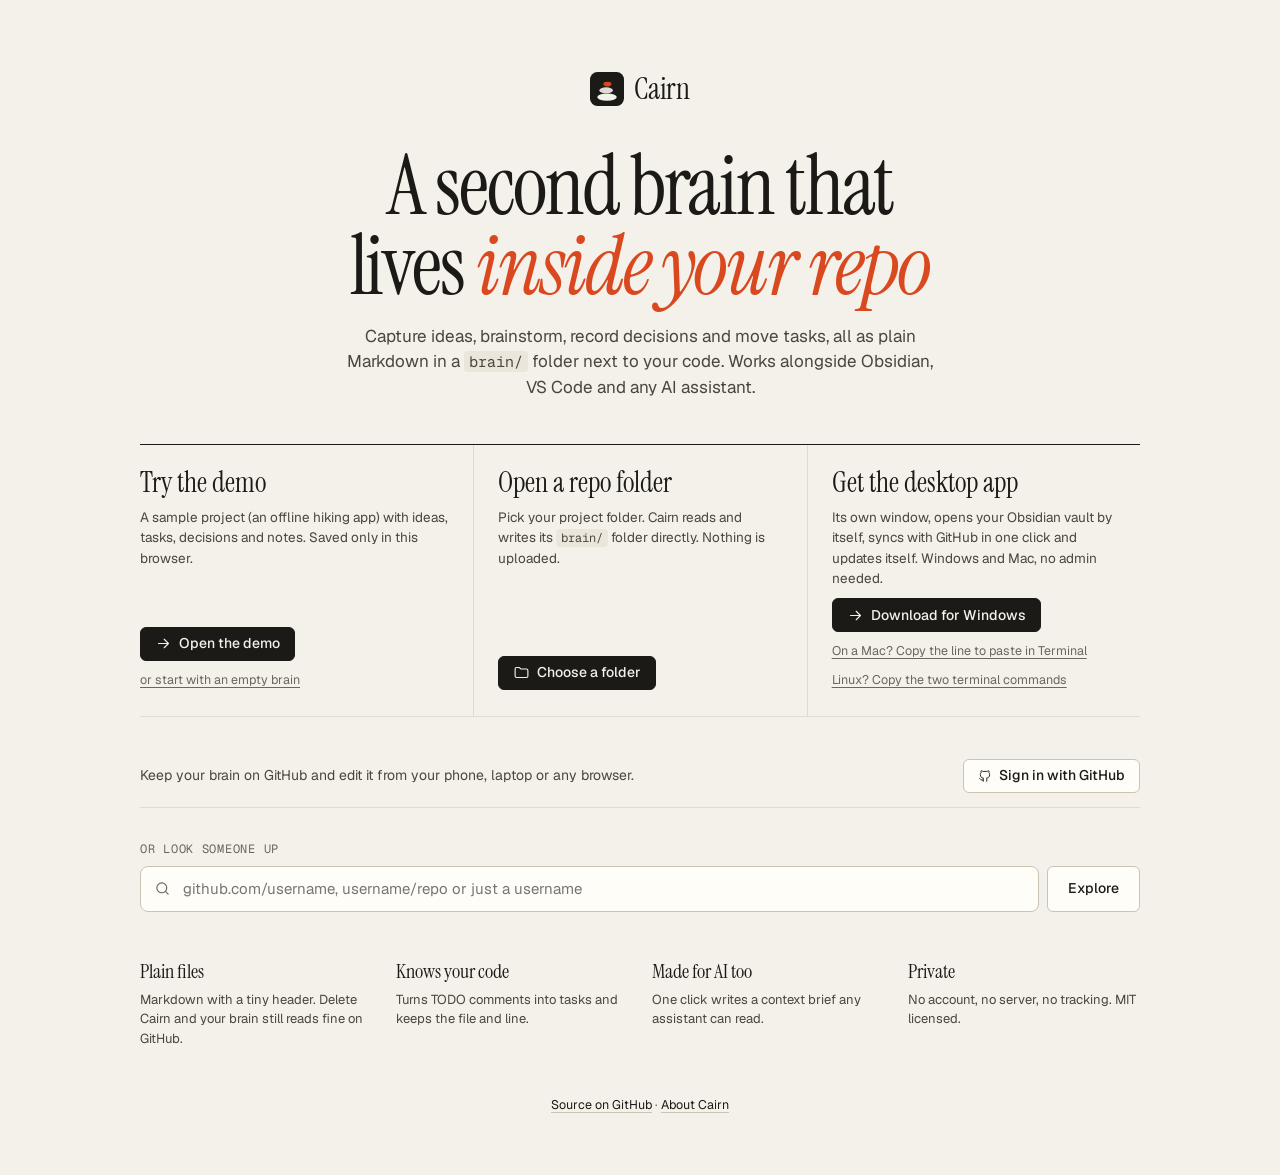
<file: docs/index.html>
<!doctype html>
<html lang="en">
<head>
<meta charset="utf-8">
<meta name="viewport" content="width=device-width, initial-scale=1, viewport-fit=cover">
<title>Cairn · an open-source second brain that lives inside your Git repo</title>
<meta name="description" content="Free, open-source second brain app: ideas, a task board, a decision log, notes and a daily voice journal, kept as plain Markdown in your Git repo next to your code. Works with Obsidian, VS Code and any AI assistant.">
<!-- Set content to your deployed worker URL (see worker/README.md) to enable "Continue with GitHub". -->
    <meta name="cairn-auth" content="https://cairn-auth.juwenmondial.workers.dev">
    <meta name="theme-color" content="#1b1a17">
<meta property="og:title" content="Cairn: an open-source second brain that lives inside your Git repo">
<meta property="og:description" content="Ideas, a task board, a decision log, notes and a daily voice journal, kept as plain Markdown in your Git repo next to your code. Free and open source.">
<meta property="og:image" content="https://juw12.github.io/cairn/media/banner.jpg">
<meta property="og:url" content="https://juw12.github.io/cairn/">
<meta property="og:type" content="website">
<meta name="twitter:card" content="summary_large_image">
<!-- One address for search engines, whatever follows the question mark (?demo=1, ?u=name, ?brain=owner/repo). -->
<link rel="canonical" href="https://juw12.github.io/cairn/">
<script type="application/ld+json">{"@context": "https://schema.org", "@type": "SoftwareApplication", "name": "Cairn", "description": "A free, open-source second brain that lives inside your Git repo: capture ideas, brainstorm, record decisions and move tasks on a board, with notes and a daily voice journal, all as plain Markdown next to your code.", "url": "https://juw12.github.io/cairn/", "image": "https://juw12.github.io/cairn/media/banner.jpg", "applicationCategory": "ProductivityApplication", "operatingSystem": "Windows, macOS, Linux, Android, iOS", "offers": {"@type": "Offer", "price": "0", "priceCurrency": "USD"}, "license": "https://opensource.org/licenses/MIT", "author": {"@type": "Person", "name": "Juwen Lie", "url": "https://github.com/juw12"}, "sameAs": ["https://github.com/juw12/cairn", "https://juw12.github.io/p/cairn/"], "keywords": "second brain, Markdown notes, Git repo, open source, note-taking app, task board, kanban, decision log, ADR, daily journal, voice notes, Obsidian, local-first, MCP server, AI assistant memory", "isAccessibleForFree": true}</script>
<link rel="manifest" href="manifest.webmanifest">
<link rel="icon" href="icons/icon.svg" type="image/svg+xml">
<link rel="apple-touch-icon" href="icons/apple-touch-icon.png">
<link rel="preload" href="fonts/instrument-serif-normal.woff2" as="font" type="font/woff2" crossorigin>
<link rel="preload" href="fonts/geist-normal.woff2" as="font" type="font/woff2" crossorigin>
<link rel="stylesheet" href="styles.css">
<script>
  // Apply the theme before first paint to avoid a flash.
  (function () {
    var saved = localStorage.getItem("cairn.theme");
    var dark = saved ? saved === "dark" : matchMedia("(prefers-color-scheme: dark)").matches;
    document.documentElement.dataset.theme = dark ? "dark" : "light";
  })();
</script>
</head>
<body>
<noscript>
  <div style="max-width: 640px; margin: 15vh auto; padding: 0 20px; font: 16px/1.6 system-ui, sans-serif;">
    <h1>Cairn: a second brain that lives inside your repo</h1>
    <p>Capture ideas, brainstorm, record decisions and move tasks, all as plain Markdown next to your code.
    Works with Obsidian, VS Code and any AI assistant.</p>
    <p>The app needs JavaScript. You can read about it without:
    <a href="https://juw12.github.io/p/cairn/">what Cairn does</a>,
    <a href="https://github.com/juw12/cairn">the code and how to install it</a>,
    <a href="https://juw12.github.io/brain/">a public brain made with it</a>.</p>
  </div>
</noscript>
<div id="welcome" class="welcome" hidden></div>

<div id="app" class="app" hidden>
  <aside class="sidebar" id="sidebar" aria-label="Main navigation">
    <div class="brand" id="brand"></div>
    <button class="project-chip" id="project-chip" data-action="switch-brain" title="Switch brain">
      <strong id="project-name">project</strong>
      <span id="project-mode">…</span>
    </button>
    <nav class="nav" id="nav"></nav>
    <div class="sidebar-foot" id="sidebar-foot"></div>
  </aside>

  <div class="main">
    <header class="topbar">
      <button class="btn ghost icon-only menu-btn" data-action="toggle-nav" aria-label="Open menu" id="menu-btn"></button>
      <form class="capture" id="capture-form" autocomplete="off">
        <label for="capture-input" class="sr-only">Quick capture</label>
        <span id="capture-icon"></span>
        <input id="capture-input" name="capture" placeholder="Capture anything… try “todo: ship v1 #release” or “decision: use SQLite”" enterkeyhint="done">
        <span class="hint" id="capture-hint"><kbd>C</kbd> to focus · <kbd>Enter</kbd> to save</span>
        <span class="capture-type pill" id="capture-type" hidden></span>
      </form>
      <button class="btn" data-action="palette" id="search-btn" aria-label="Search and commands (Ctrl+K)"></button>
    </header>
    <main class="view" id="view" tabindex="-1"></main>
  </div>
</div>

<div id="layer"></div>
<div class="toasts" id="toasts" role="status" aria-live="polite"></div>

<script type="module" src="app.js"></script>
</body>
</html>
</file>
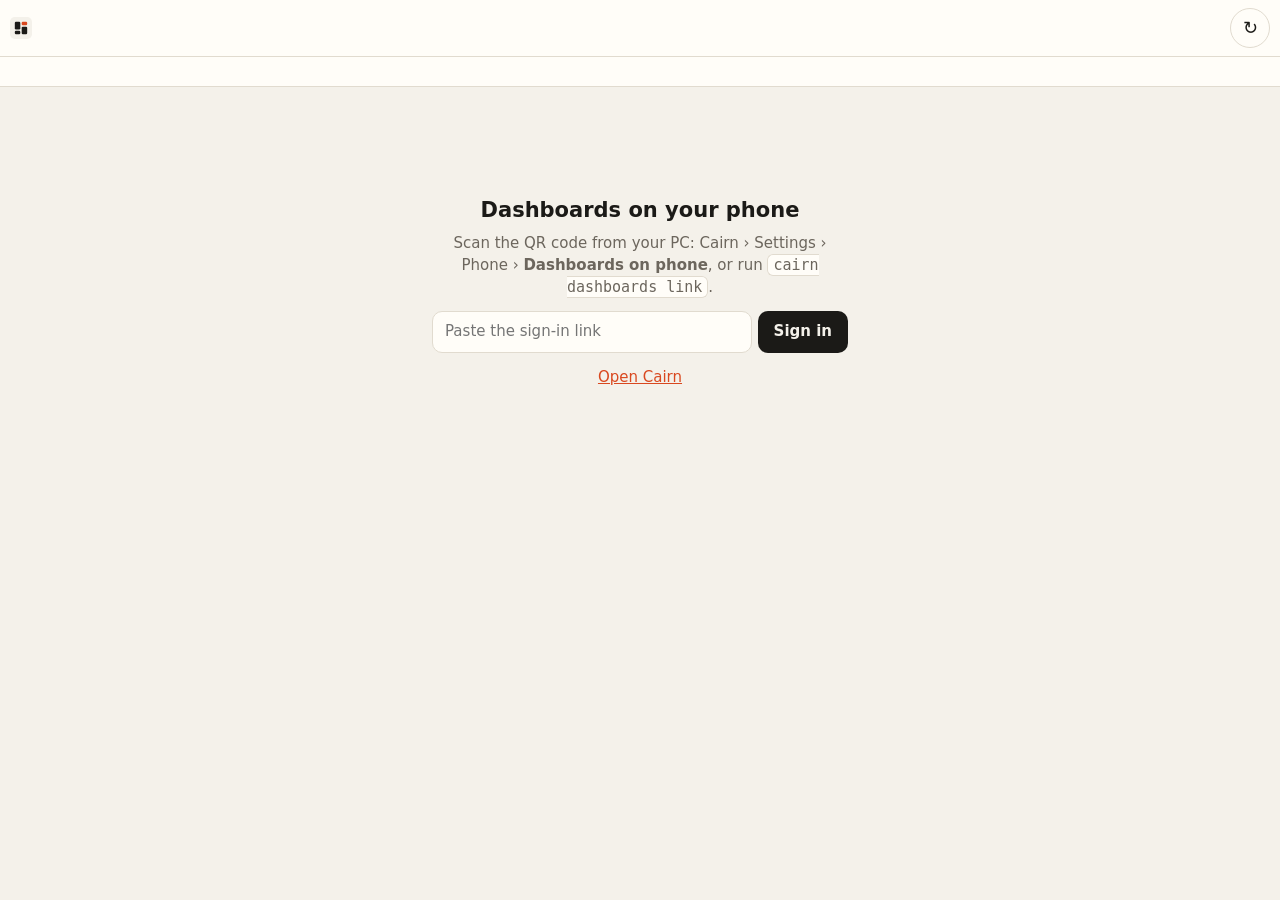
<file: docs/dash.html>
<!doctype html>
<html lang="en">
<head>
<meta charset="utf-8">
<meta name="viewport" content="width=device-width, initial-scale=1, viewport-fit=cover">
<meta name="referrer" content="no-referrer">
<meta name="robots" content="noindex">
<meta name="theme-color" content="#1b1a17">
<title>Dashboards - Cairn</title>
<link rel="icon" href="icons/dash.svg" type="image/svg+xml">
<link rel="apple-touch-icon" href="icons/dash-apple-touch-icon.png">
<link rel="manifest" href="dash.webmanifest">
<meta name="apple-mobile-web-app-capable" content="yes">
<meta name="mobile-web-app-capable" content="yes">
<meta name="apple-mobile-web-app-title" content="Dashboards">
<meta name="apple-mobile-web-app-status-bar-style" content="default">
<style>
  :root {
    --bg: #f4f1ea; --surface: #fffdf8; --line: #e1dbcf; --ink: #1b1a17; --muted: #6c665d;
    --accent: #d9481f; --good: #2f7d4f; --warn: #a86a00; --bad: #b3261e;
    color-scheme: light dark;
  }
  @media (prefers-color-scheme: dark) {
    :root { --bg: #151412; --surface: #1c1b18; --line: #2e2c28; --ink: #efebe3; --muted: #968f83;
      --accent: #f0764d; --good: #6cc48f; --warn: #e2b04a; --bad: #f08a80; }
  }
  * { box-sizing: border-box; }
  html, body { margin: 0; height: 100%; background: var(--bg); color: var(--ink);
    font: 15px/1.45 system-ui, -apple-system, "Segoe UI", Roboto, sans-serif; }
  body { display: flex; flex-direction: column; height: 100dvh; }
  header { display: flex; align-items: center; gap: 8px; padding: 8px 10px;
    padding-top: max(8px, env(safe-area-inset-top)); background: var(--surface); border-bottom: 1px solid var(--line); }
  .brand { display: flex; align-items: center; gap: 6px; font-weight: 600; margin-right: 2px; }
  .brand img { width: 22px; height: 22px; }
  nav { display: flex; gap: 4px; overflow-x: auto; flex: 1; scrollbar-width: none; }
  nav::-webkit-scrollbar { display: none; }
  nav button { flex: none; min-height: 40px; padding: 0 14px; border-radius: 20px; border: 1px solid var(--line);
    background: transparent; color: var(--ink); font: inherit; font-weight: 500; cursor: pointer; }
  nav button[aria-selected="true"] { background: var(--ink); color: var(--bg); border-color: var(--ink); }
  nav button .dot { display: inline-block; width: 7px; height: 7px; border-radius: 50%; margin-left: 6px;
    background: var(--accent); vertical-align: 1px; }
  .icon-btn { flex: none; width: 40px; height: 40px; border-radius: 20px; border: 1px solid var(--line);
    background: transparent; color: var(--ink); font-size: 18px; cursor: pointer; }
  .icon-btn.spin { animation: spin 0.9s linear infinite; }
  @keyframes spin { to { transform: rotate(360deg); } }
  .status { display: flex; align-items: center; gap: 6px; padding: 5px 12px; font-size: 13px; color: var(--muted);
    background: var(--surface); border-bottom: 1px solid var(--line); min-height: 30px; }
  .status .pulse { width: 8px; height: 8px; border-radius: 50%; background: var(--good); flex: none; }
  .status.stale .pulse { background: var(--warn); }
  .status.error .pulse { background: var(--bad); }
  .status .warn { color: var(--warn); }
  main { position: relative; flex: 1; min-height: 0; }
  iframe { position: absolute; inset: 0; width: 100%; height: 100%; border: 0; background: #fff; }
  iframe[hidden] { display: none; }
  .message { max-width: 460px; margin: 12vh auto 0; padding: 0 22px; text-align: center; }
  .message h1 { font-size: 21px; margin: 0 0 8px; }
  .message p { color: var(--muted); margin: 0 0 12px; }
  .message code { background: var(--surface); border: 1px solid var(--line); border-radius: 6px; padding: 1px 5px; }
  .message a { color: var(--accent); }
  .paste { display: flex; gap: 6px; margin: 4px 0 14px; }
  .paste input { flex: 1; min-width: 0; min-height: 42px; padding: 0 12px; border-radius: 10px;
    border: 1px solid var(--line); background: var(--surface); color: var(--ink); font: inherit; }
  .paste button { min-height: 42px; padding: 0 16px; border-radius: 10px; border: 0;
    background: var(--ink); color: var(--bg); font: inherit; font-weight: 600; }
</style>
</head>
<body>
<header>
  <span class="brand" aria-hidden="true"><img src="icons/dash.svg" alt=""></span>
  <nav role="tablist" aria-label="Dashboards" data-tabs></nav>
  <button class="icon-btn" type="button" data-refresh title="Check for updates" aria-label="Check for updates">&#x21bb;</button>
</header>
<div class="status" role="status" aria-live="polite" data-status hidden></div>
<main data-main>
  <div class="message" data-message><p>Loading&hellip;</p></div>
</main>
<script type="module" src="dash.js"></script>
</body>
</html>
</file>
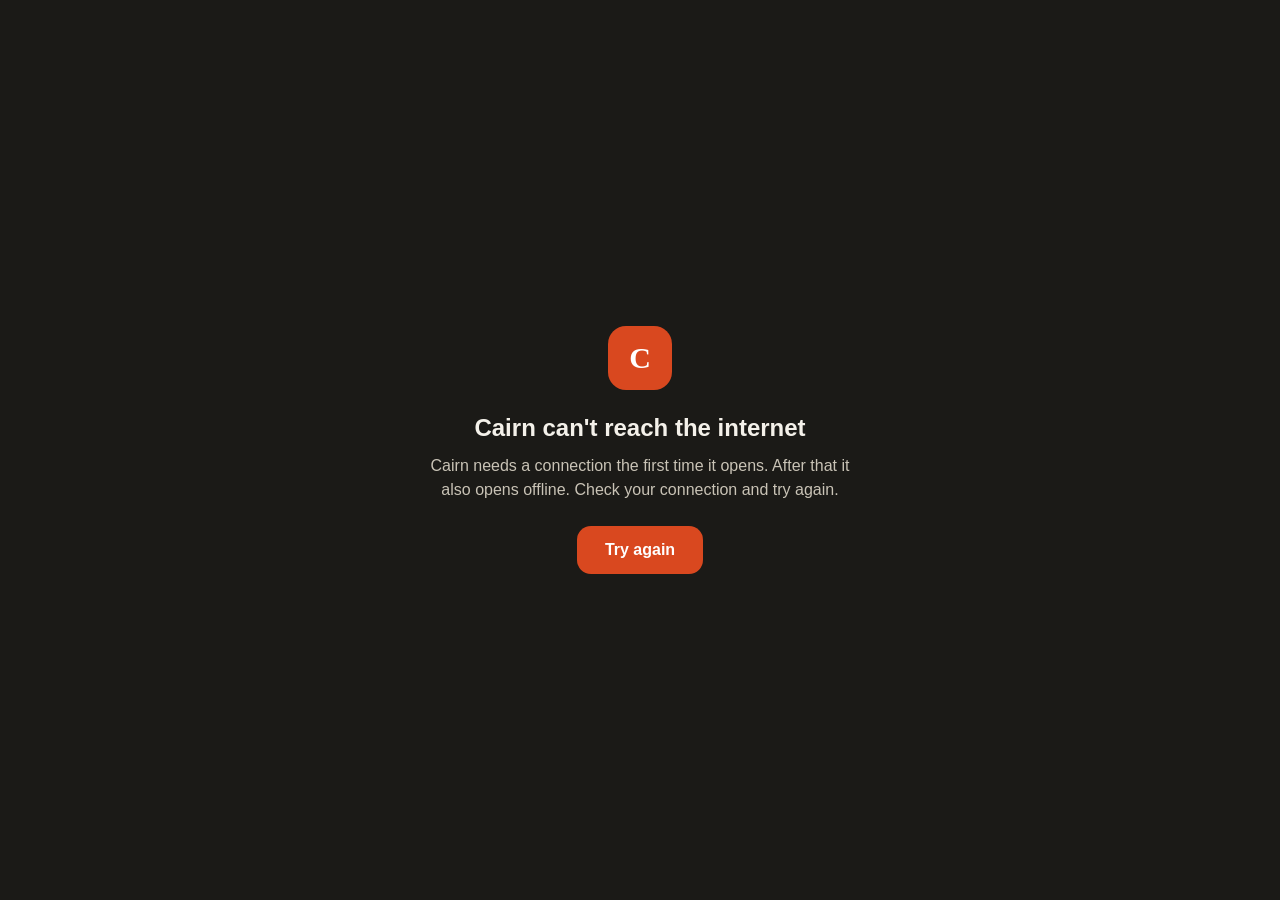
<file: android/assets/offline.html>
<!doctype html>
<html lang="en">
<head>
  <meta charset="utf-8">
  <meta name="viewport" content="width=device-width, initial-scale=1, viewport-fit=cover">
  <title>Cairn</title>
  <style>
    :root { color-scheme: light dark; }
    body { margin: 0; min-height: 100vh; display: grid; place-items: center; font: 16px/1.5 -apple-system, BlinkMacSystemFont, "Segoe UI", Roboto, sans-serif; background: #1b1a17; color: #f4f1ea; }
    main { max-width: 420px; padding: 32px; text-align: center; }
    .mark { width: 64px; height: 64px; margin: 0 auto 20px; border-radius: 18px; background: #d9481f; color: #ffffff; display: grid; place-items: center; font: 700 30px/1 Georgia, serif; }
    h1 { font-size: 24px; margin: 0 0 8px; }
    p { color: #c9c3b6; margin: 0 0 24px; }
    a { display: inline-block; padding: 12px 28px; border-radius: 14px; background: #d9481f; color: #ffffff; font-weight: 700; text-decoration: none; }
  </style>
</head>
<body>
  <main>
    <div class="mark" aria-hidden="true">C</div>
    <h1>Cairn can't reach the internet</h1>
    <p>Cairn needs a connection the first time it opens. After that it also opens offline. Check your connection and try again.</p>
    <a href="https://juw12.github.io/cairn/">Try again</a>
  </main>
</body>
</html>
</file>
<file: docs/styles.css>
/* Cairn design system
   Direction: a well-kept field notebook, not a dashboard. Warm paper, ink type, a serif voice for
   headings, hairline rules instead of boxes, and one signal colour (trail orange) used sparingly.
   Psychology notes are in plan/DESIGN.md. */

@font-face { font-family: "Instrument Serif"; src: url("fonts/instrument-serif-normal.woff2") format("woff2"); font-weight: 400; font-style: normal; font-display: swap; }
@font-face { font-family: "Instrument Serif"; src: url("fonts/instrument-serif-italic.woff2") format("woff2"); font-weight: 400; font-style: italic; font-display: swap; }
@font-face { font-family: "Geist"; src: url("fonts/geist-normal.woff2") format("woff2"); font-weight: 100 900; font-style: normal; font-display: swap; }
@font-face { font-family: "Geist Mono"; src: url("fonts/geist-mono-normal.woff2") format("woff2"); font-weight: 400 600; font-style: normal; font-display: swap; }

:root {
  --bg: #f4f1ea;
  --surface: #fffdf8;
  --surface-2: #faf7f0;
  --sunken: #ebe6db;
  --line: #e1dbcf;
  --line-strong: #cbc3b3;
  --ink: #1b1a17;
  --ink-2: #4a463e;
  --muted: #6c665d;
  --accent: #d9481f;
  --accent-ink: #a8340f;
  --accent-soft: #f8e3d9;
  --danger: #b3261e;
  --danger-soft: #f6dedb;
  --idea: #b07415;
  --idea-soft: #f4e8cf;
  --task: #2f5b8c;
  --task-soft: #dfe7f1;
  --decision: #56631c;
  --decision-soft: #e8ead6;
  --note: #6b6a63;
  --note-soft: #e9e6de;
  --journal: #2e7566;
  --journal-soft: #dcece6;
  --idea-ink: #855810;
  --note-ink: #5b5a54;
  --journal-ink: #276357;
  --session: #24748a;
  --session-soft: #dcebef;
  --feedback: #465769;
  --feedback-soft: #e0e6ec;
  --shadow-sm: 0 1px 0 rgba(27, 26, 23, 0.04);
  --shadow: 0 1px 2px rgba(27, 26, 23, 0.06), 0 8px 24px -12px rgba(27, 26, 23, 0.16);
  --shadow-lg: 0 30px 70px -20px rgba(27, 26, 23, 0.35);
  --radius: 6px;
  --radius-lg: 10px;
  --sidebar: 232px;
  --display: "Instrument Serif", "Iowan Old Style", Georgia, serif;
  --font: "Geist", ui-sans-serif, system-ui, -apple-system, "Segoe UI", Roboto, sans-serif;
  --mono: "Geist Mono", ui-monospace, "SF Mono", "Cascadia Code", Menlo, Consolas, monospace;
  color-scheme: light;
}

:root[data-theme="dark"] {
  --bg: #151412;
  --surface: #1c1b18;
  --surface-2: #201f1c;
  --sunken: #191816;
  --line: #2e2c28;
  --line-strong: #403d37;
  --ink: #efebe3;
  --ink-2: #c8c2b6;
  --muted: #968f83;
  --accent: #f0764d;
  --accent-ink: #ff9a76;
  --accent-soft: #3a2118;
  --danger: #f2867d;
  --danger-soft: #3a1c19;
  --idea: #e2a94d;
  --idea-soft: #33281a;
  --task: #86aee0;
  --task-soft: #1d2836;
  --decision: #bcc777;
  --decision-soft: #262a17;
  --note: #b0aca2;
  --note-soft: #282723;
  --journal: #6fc2ad;
  --journal-soft: #18302a;
  --idea-ink: var(--idea);
  --note-ink: var(--note);
  --journal-ink: var(--journal);
  --session: #6cc4d8;
  --session-soft: #16292e;
  --feedback: #a3b6ca;
  --feedback-soft: #1d252e;
  --shadow-sm: 0 1px 0 rgba(0, 0, 0, 0.3);
  --shadow: 0 1px 2px rgba(0, 0, 0, 0.35), 0 10px 26px -12px rgba(0, 0, 0, 0.6);
  --shadow-lg: 0 30px 70px -20px rgba(0, 0, 0, 0.8);
  color-scheme: dark;
}

* { box-sizing: border-box; }
html, body { height: 100%; }
body {
  margin: 0;
  font-family: var(--font);
  font-size: 14px;
  line-height: 1.5;
  color: var(--ink);
  background: var(--bg);
  -webkit-font-smoothing: antialiased;
  text-rendering: optimizeLegibility;
  overflow-x: hidden;
  font-feature-settings: "ss01", "cv11";
}
button, input, select, textarea { font: inherit; color: inherit; }
button { cursor: pointer; }
a { color: var(--ink); text-decoration-color: var(--line-strong); text-underline-offset: 3px; }
a:hover { text-decoration-color: var(--accent); }
[hidden] { display: none !important; }
::selection { background: var(--accent-soft); }
:focus-visible { outline: 2px solid var(--accent); outline-offset: 2px; border-radius: 4px; }
code { font-family: var(--mono); font-size: max(12px, .88em); padding: 1px 5px; border-radius: 4px; background: var(--sunken); }
.icon { width: 17px; height: 17px; flex: none; fill: none; stroke: currentColor; stroke-width: 1.6; stroke-linecap: round; stroke-linejoin: round; }
.icon.sm { width: 14px; height: 14px; }
.muted { color: var(--muted); }
.sr-only { position: absolute; width: 1px; height: 1px; overflow: hidden; clip: rect(0 0 0 0); white-space: nowrap; }

/* ------------------------------------------------------------ shell */

.app { display: grid; grid-template-columns: var(--sidebar) minmax(0, 1fr); min-height: 100vh; }

.sidebar {
  position: sticky; top: 0; height: 100vh;
  display: flex; flex-direction: column; gap: 4px;
  padding: 20px 14px 16px;
  border-right: 1px solid var(--line);
  overflow-y: auto;
  background: var(--bg);
}
.brand { display: flex; align-items: center; gap: 10px; padding: 0 8px 18px; font-family: var(--display); font-size: 24px; line-height: 1; letter-spacing: -0.01em; }
.brand svg { width: 26px; height: 26px; }
.project-chip {
  display: flex; flex-direction: column; align-items: flex-start; gap: 2px;
  width: 100%; padding: 10px 10px 11px; margin-bottom: 10px;
  background: transparent; border: 0; border-top: 1px solid var(--line); border-bottom: 1px solid var(--line);
  text-align: left; border-radius: 0;
}
.project-chip:hover strong { text-decoration: underline; text-decoration-color: var(--accent); text-underline-offset: 3px; }
.project-chip strong { font-size: 13.5px; font-weight: 600; max-width: 100%; overflow: hidden; text-overflow: ellipsis; white-space: nowrap; }
.project-chip span { font-size: 12px; color: var(--muted); }
.nav { display: flex; flex-direction: column; gap: 1px; }
.nav-label { margin: 16px 10px 6px; font-family: var(--mono); font-size: 12px; font-weight: 500; letter-spacing: .06em; text-transform: uppercase; color: var(--muted); }
.nav button {
  position: relative; display: flex; align-items: center; gap: 10px; width: 100%;
  padding: 6px 10px; border: 0; border-radius: 5px; background: transparent;
  color: var(--ink-2); font-weight: 450; text-align: left;
}
.nav button .icon { color: var(--muted); }
.nav button:hover { color: var(--ink); background: color-mix(in srgb, var(--sunken) 70%, transparent); }
.nav button.active { color: var(--ink); font-weight: 600; background: var(--surface); box-shadow: inset 0 0 0 1px var(--line); }
.nav button.active::before { content: ""; position: absolute; left: -14px; top: 7px; bottom: 7px; width: 3px; border-radius: 0 3px 3px 0; background: var(--accent); }
.nav button.active .icon { color: var(--ink); }
.nav .count { margin-left: auto; font-family: var(--mono); font-size: 12px; color: var(--muted); font-variant-numeric: tabular-nums; }
.sidebar-foot { margin-top: auto; display: flex; flex-direction: column; gap: 8px; padding-top: 14px; }
.git-card { padding: 10px 10px 12px; border-top: 1px solid var(--line); font-size: 12.5px; }
.git-card .row { display: flex; align-items: center; justify-content: space-between; gap: 8px; }
.git-card .branch { display: flex; align-items: center; gap: 6px; color: var(--muted); font-family: var(--mono); font-size: 12px; }
.foot-row { display: flex; gap: 4px; }
.foot-versions { align-self: flex-start; margin-top: -4px; color: var(--muted); }
.foot-update { width: 100%; }
.modal .ver-newer { display: flex; flex-wrap: wrap; align-items: center; gap: 6px 10px; color: var(--ink); }
.modal .ver-reinstall, .settings-reinstall { display: flex; flex-wrap: wrap; align-items: center; gap: 6px 10px; color: var(--ink); }
.modal .ver-reinstall code, .settings-reinstall code { overflow-wrap: anywhere; user-select: all; }

.main { min-width: 0; display: flex; flex-direction: column; }
.topbar {
  position: sticky; top: 0; z-index: 30;
  display: flex; align-items: center; gap: 10px;
  padding: 14px 40px;
  background: color-mix(in srgb, var(--bg) 90%, transparent);
  backdrop-filter: blur(8px);
  border-bottom: 1px solid var(--line);
}
.topbar .menu-btn { display: none; }
#capture-icon { display: contents; }
.capture { flex: 1; position: relative; display: flex; align-items: center; max-width: 720px; }
.capture .icon { position: absolute; left: 13px; top: 12px; color: var(--muted); pointer-events: none; }
.capture input {
  width: 100%; height: 42px; padding: 0 200px 0 40px;
  background: var(--surface); border: 1px solid var(--line); border-radius: 8px; outline: none;
  transition: border-color .15s, box-shadow .15s;
}
.capture input:focus { border-color: var(--ink); box-shadow: 0 0 0 4px color-mix(in srgb, var(--ink) 8%, transparent); }
.capture input::placeholder { color: var(--muted); }
.capture .hint { position: absolute; right: 12px; display: flex; gap: 6px; align-items: center; font-size: 12px; color: var(--muted); pointer-events: none; }
.capture-type { position: absolute; right: 10px; pointer-events: none; }
kbd {
  font-family: var(--mono); font-size: 12px; font-weight: 500;
  padding: 1px 5px; border: 1px solid var(--line-strong); border-bottom-width: 2px; border-radius: 4px;
  background: var(--surface); color: var(--ink-2);
}
.view { padding: 40px 40px 80px; max-width: 1240px; width: 100%; }

/* Pages that share one sidebar entry: a row of tabs above the page title (same look as .segmented).
   --hub-tabs is how far the strip pushes the page down, so full-height pages (map, canvas) stay on screen. */
.view.has-hub-tabs { padding-top: 22px; --hub-tabs: 44px; }
.hub-tabs { display: flex; width: fit-content; max-width: 100%; gap: 4px; margin: 0 0 26px; border-bottom: 1px solid var(--line); overflow-x: auto; scrollbar-width: none; }
.hub-tabs::-webkit-scrollbar { display: none; }
.hub-tab { flex: none; display: inline-flex; align-items: center; gap: 7px; height: 36px; padding: 0 12px; margin-bottom: -1px; border: 0; border-bottom: 2px solid transparent; border-radius: 0; background: transparent; color: var(--muted); font-size: 13.5px; font-weight: 500; white-space: nowrap; }
.hub-tab:hover { color: var(--ink); }
.hub-tab.active { color: var(--ink); font-weight: 600; border-bottom-color: var(--accent); }
.hub-tab:focus-visible { outline-offset: -2px; border-radius: 4px 4px 0 0; }
.hub-tab .count { font-family: var(--mono); font-size: 12px; font-weight: 400; color: var(--muted); font-variant-numeric: tabular-nums; }
@media (max-width: 900px) {
  .view.has-hub-tabs { padding-top: 12px; }
  .hub-tabs { margin-bottom: 20px; }
}

/* ------------------------------------------------------------ controls */

.btn {
  display: inline-flex; align-items: center; justify-content: center; gap: 7px;
  height: 34px; padding: 0 14px;
  border: 1px solid var(--line-strong); border-radius: 6px;
  background: var(--surface); color: var(--ink); font-weight: 500; white-space: nowrap; text-decoration: none;
  transition: background .12s, border-color .12s, transform .08s;
}
.btn:hover { border-color: var(--ink-2); }
.btn:active { transform: translateY(1px); }
.btn.primary { background: var(--ink); border-color: var(--ink); color: var(--bg); }
.btn.primary:hover { background: color-mix(in srgb, var(--ink) 86%, var(--accent)); }
.btn.ghost { background: transparent; border-color: transparent; color: var(--ink-2); }
.btn.ghost:hover { background: var(--sunken); color: var(--ink); }
.btn.danger { color: var(--danger); }
.btn.danger:hover { background: var(--danger-soft); border-color: transparent; }
.btn.sm { height: 28px; padding: 0 10px; font-size: 12.5px; }
.btn.icon-only { width: 34px; padding: 0; }
.btn.sm.icon-only { width: 28px; }
.btn:disabled { opacity: .45; cursor: default; }
.text-link { display: inline-flex; align-items: center; gap: 4px; padding: 0; border: 0; background: none; color: var(--muted); font-size: 12.5px; }
.text-link:hover { color: var(--ink); }
.link-button { padding: 0; border: 0; background: none; font-weight: 600; color: var(--ink); text-align: left; }
.link-button:hover { text-decoration: underline; text-decoration-color: var(--accent); text-underline-offset: 3px; }
.input, .select {
  height: 34px; padding: 0 10px; border: 1px solid var(--line-strong); border-radius: 6px;
  background: var(--surface); outline: none;
}
.input:focus, .select:focus { border-color: var(--ink); }
.input:disabled, .select:disabled { opacity: .7; background: transparent; }

/* ------------------------------------------------------------ type & page */

.page-head { display: flex; align-items: flex-end; justify-content: space-between; gap: 20px; margin-bottom: 28px; padding-bottom: 20px; border-bottom: 1px solid var(--line); flex-wrap: wrap; }
.page-head h1 { margin: 0; font-family: var(--display); font-weight: 400; font-size: 44px; line-height: 1; letter-spacing: -0.015em; }
.page-head p { margin: 10px 0 0; color: var(--ink-2); max-width: 620px; font-size: 14.5px; text-wrap: pretty; }
.eyebrow { margin: 0 0 10px !important; font-family: var(--mono); font-size: 12px !important; font-weight: 500; letter-spacing: .06em; text-transform: uppercase; color: var(--accent-ink) !important; }
.actions { display: flex; gap: 8px; flex-wrap: wrap; }
.section-title { margin: 36px 0 12px; font-family: var(--mono); font-size: 12px; font-weight: 500; letter-spacing: .06em; text-transform: uppercase; color: var(--muted); }

/* ------------------------------------------------------------ today */

.today { display: grid; grid-template-columns: minmax(0, 1fr) 200px; gap: 32px; align-items: end; padding-bottom: 28px; border-bottom: 1px solid var(--line); }
.today h1 { margin: 0; font-family: var(--display); font-weight: 400; font-size: clamp(44px, 5.6vw, 68px); line-height: .98; letter-spacing: -0.02em; }
.today .lede { margin: 14px 0 20px; font-size: 16px; color: var(--ink-2); max-width: 560px; }
.cairn { margin: 0; display: flex; flex-direction: column; align-items: center; gap: 6px; }
.cairn-art { width: 168px; height: auto; }
.cairn figcaption { text-align: center; font-size: 12.5px; color: var(--ink-2); }
.cairn figcaption strong { font-family: var(--display); font-size: 22px; font-weight: 400; margin-right: 4px; color: var(--ink); }
.cairn figcaption span { display: block; color: var(--muted); font-size: 12px; }

.figures { display: grid; grid-template-columns: repeat(4, minmax(0, 1fr)); border-bottom: 1px solid var(--line); margin-bottom: 8px; }
.figure { display: flex; flex-direction: column; align-items: flex-start; gap: 2px; padding: 18px 20px 18px 0; border: 0; background: none; text-align: left; }
.figure + .figure { padding-left: 20px; border-left: 1px solid var(--line); }
.figure .value { font-family: var(--display); font-size: 40px; line-height: 1; font-variant-numeric: tabular-nums; }
.figure .label { font-size: 12.5px; color: var(--muted); }
.figure:hover .label { color: var(--ink); }

.columns-3 { display: grid; grid-template-columns: repeat(3, minmax(0, 1fr)); gap: 32px; }
.column-block { padding-top: 22px; }
.column-block > header { display: flex; align-items: baseline; justify-content: space-between; padding-bottom: 8px; border-bottom: 1px solid var(--ink); margin-bottom: 4px; }
.column-block h2 { margin: 0; font-size: 13px; font-weight: 600; }
.rows { display: flex; flex-direction: column; }
.row-item { display: flex; align-items: center; gap: 10px; width: 100%; padding: 9px 0; border: 0; border-bottom: 1px solid var(--line); background: transparent; text-align: left; }
.row-item:hover .title { text-decoration: underline; text-decoration-color: var(--accent); text-underline-offset: 3px; }
.row-item .title { flex: 1; min-width: 0; overflow: hidden; text-overflow: ellipsis; white-space: nowrap; font-weight: 500; }
.row-item .meta { font-family: var(--mono); font-size: 12px; color: var(--muted); white-space: nowrap; }
.empty { padding: 12px 0; margin: 0; color: var(--muted); font-size: 13px; }
.empty-state { padding: 56px 20px; text-align: center; color: var(--muted); }
.empty-state h3 { margin: 12px 0 4px; color: var(--ink); font-family: var(--display); font-weight: 400; font-size: 24px; }

.dot { width: 7px; height: 7px; border-radius: 50%; flex: none; background: var(--note); }
.t-idea { --t: var(--idea); --t-soft: var(--idea-soft); }
.t-task { --t: var(--task); --t-soft: var(--task-soft); }
.t-decision { --t: var(--decision); --t-soft: var(--decision-soft); }
.t-note { --t: var(--note); --t-soft: var(--note-soft); }
.t-journal { --t: var(--journal); --t-soft: var(--journal-soft); }
.t-session { --t: var(--session); --t-soft: var(--session-soft); }
.t-feedback { --t: var(--feedback); --t-soft: var(--feedback-soft); }
.dot[class*="t-"] { background: var(--t); }
.pill { display: inline-flex; align-items: center; gap: 5px; height: 20px; padding: 0 7px; border-radius: 4px; font-size: 12px; font-weight: 550; white-space: nowrap; background: var(--t-soft, var(--sunken)); color: var(--t-ink, var(--t, var(--ink-2))); }
.tag { display: inline-flex; align-items: center; height: 19px; padding: 0 6px; border-radius: 4px; font-family: var(--mono); font-size: 12px; color: var(--ink-2); background: var(--sunken); border: 0; white-space: nowrap; }
/* Counts inside a tag keep the tag's own ink: --muted on a tinted chip fell under 4.5:1. */
.tag .muted { color: inherit; opacity: 1; font-weight: 600; }
button.tag:hover, .tag.on { background: var(--ink); color: var(--bg); }
.tags { display: flex; flex-wrap: wrap; gap: 4px; }
.status-todo { --t: var(--note); --t-soft: var(--note-soft); --t-ink: var(--note-ink); }
.status-doing, .status-exploring { --t: var(--task); --t-soft: var(--task-soft); }
.status-done, .status-accepted, .status-ready { --t: var(--journal); --t-soft: var(--journal-soft); --t-ink: var(--journal-ink); }
.status-raw { --t: var(--idea); --t-soft: var(--idea-soft); --t-ink: var(--idea-ink); }
.status-proposed { --t: var(--decision); --t-soft: var(--decision-soft); }
.status-parked, .status-superseded { --t: var(--muted); --t-soft: var(--sunken); }
.status-live { --t: var(--accent-ink); --t-soft: var(--accent-soft); }
.status-shipped, .status-addressed { --t: var(--journal); --t-soft: var(--journal-soft); --t-ink: var(--journal-ink); }
.status-partial { --t: var(--idea); --t-soft: var(--idea-soft); --t-ink: var(--idea-ink); }
.status-new { --t: var(--feedback); --t-soft: var(--feedback-soft); }
.status-planned { --t: var(--task); --t-soft: var(--task-soft); }
.status-dropped, .status-wontfix { --t: var(--muted); --t-soft: var(--sunken); }

/* guide */
.guide { position: relative; display: grid; grid-template-columns: 220px minmax(0, 1fr); gap: 24px; padding: 20px 0; border-bottom: 1px solid var(--line); }
.guide-intro h2 { margin: 0 0 6px; font-family: var(--display); font-weight: 400; font-size: 22px; line-height: 1.1; }
.guide-intro p { margin: 0; color: var(--ink-2); font-size: 13px; }
.guide-steps { list-style: none; margin: 0; padding: 0; display: grid; grid-template-columns: repeat(3, minmax(0, 1fr)); gap: 20px; }
.guide-step { display: flex; gap: 10px; }
.guide-step .num { flex: none; width: 22px; height: 22px; border-radius: 50%; display: grid; place-items: center; font-family: var(--mono); font-size: 12px; border: 1px solid var(--line-strong); color: var(--ink-2); }
.guide-step.done .num { background: var(--ink); border-color: var(--ink); color: var(--bg); }
.guide-step.done strong { text-decoration: line-through; text-decoration-color: var(--accent); color: var(--muted); }
.guide-step strong { display: block; font-size: 13px; font-weight: 600; }
.guide-step span { font-size: 12.5px; color: var(--muted); }
.guide-close { position: absolute; top: 14px; right: 0; }

/* ------------------------------------------------------------ boards */

.board { display: grid; grid-auto-flow: column; grid-auto-columns: minmax(196px, 1fr); gap: 20px; align-items: start; }
.column { display: flex; flex-direction: column; gap: 8px; min-height: 240px; padding: 0 0 10px; border-radius: 0; transition: background .12s; }
.column.drop { background: color-mix(in srgb, var(--accent-soft) 60%, transparent); outline: 1px dashed var(--accent); outline-offset: 6px; border-radius: 4px; }
.column-head { display: flex; align-items: center; gap: 8px; padding: 0 0 8px; border-bottom: 1px solid var(--ink); }
.column-head h2 { margin: 0; font-size: 13px; font-weight: 600; }
.column-head .count { font-family: var(--mono); font-size: 12px; color: var(--muted); }
.column-hint { margin: 2px 0 2px; font-size: 12px; color: var(--muted); font-style: italic; font-family: var(--display); font-size: 15px; }
.quick-add input { width: 100%; height: 32px; padding: 0 2px; border: 0; border-bottom: 1px dashed var(--line-strong); background: transparent; outline: none; }
.quick-add input:focus { border-bottom: 1px solid var(--ink); }
.quick-add input::placeholder { color: var(--muted); }
.item-card {
  display: flex; flex-direction: column; gap: 6px; width: 100%;
  padding: 12px 13px; text-align: left;
  background: var(--surface); border: 1px solid var(--line); border-radius: 6px;
  cursor: grab; position: relative;
  transition: box-shadow .15s, border-color .15s, transform .15s;
}
.item-card::before { content: ""; position: absolute; left: -1px; top: 10px; bottom: 10px; width: 2px; border-radius: 2px; background: var(--t); opacity: .9; }
.item-card[draggable="false"] { cursor: pointer; }
.item-card:hover { border-color: var(--line-strong); box-shadow: var(--shadow); }
.item-card.dragging { opacity: .5; transform: rotate(-1deg) scale(.98); }
.item-card .title { font-weight: 560; line-height: 1.35; overflow-wrap: anywhere; }
.item-card .snippet { font-size: 12.5px; color: var(--muted); display: -webkit-box; -webkit-line-clamp: 2; -webkit-box-orient: vertical; overflow: hidden; }
.item-card .foot { display: flex; align-items: center; gap: 8px; flex-wrap: wrap; font-size: 12px; color: var(--muted); font-family: var(--mono); }
.item-card .foot .grow { flex: 1; }
.item-card .foot span.metric { display: inline-flex; align-items: center; gap: 4px; }
.source-chip { display: inline-flex; align-items: center; gap: 4px; font-family: var(--mono); font-size: 12px; color: var(--ink-2); background: var(--sunken); padding: 1px 6px; border-radius: 4px; }
.move-select { display: none; }
.progress { height: 3px; border-radius: 3px; background: var(--sunken); overflow: hidden; }
.progress i { display: block; height: 100%; background: var(--ink); border-radius: 3px; }

/* ------------------------------------------------------------ lists */

.toolbar { display: flex; align-items: center; gap: 10px; margin-bottom: 16px; flex-wrap: wrap; }
.segmented { display: inline-flex; max-width: 100%; overflow-x: auto; scrollbar-width: none; gap: 2px; padding: 0; border-bottom: 1px solid var(--line); }
.segmented button { flex: none; height: 32px; padding: 0 10px; border: 0; border-bottom: 2px solid transparent; margin-bottom: -1px; background: transparent; color: var(--muted); font-weight: 500; font-size: 13px; border-radius: 0; }
.segmented button:hover { color: var(--ink); }
.segmented button.on { color: var(--ink); border-bottom-color: var(--accent); }
.search-field { position: relative; flex: 1; min-width: 180px; max-width: 320px; margin-left: auto; }
.search-field .icon { position: absolute; left: 10px; top: 9px; color: var(--muted); }
.search-field input { width: 100%; padding-left: 32px; }
.list { border-top: 1px solid var(--ink); }
.list-row { display: grid; grid-template-columns: 22px minmax(0, 1fr) auto auto; gap: 14px; align-items: center; width: 100%; padding: 12px 2px; border: 0; border-bottom: 1px solid var(--line); background: transparent; text-align: left; }
.list-row:hover .title { text-decoration: underline; text-decoration-color: var(--accent); text-underline-offset: 3px; }
.list-row .main-col { min-width: 0; }
.list-row .title { font-weight: 560; overflow: hidden; text-overflow: ellipsis; white-space: nowrap; }
.list-row .snippet { font-size: 12.5px; color: var(--muted); overflow: hidden; text-overflow: ellipsis; white-space: nowrap; }
.list-row .when { font-family: var(--mono); font-size: 12px; color: var(--muted); white-space: nowrap; }
.type-icon { display: grid; place-items: center; width: 22px; height: 22px; border-radius: 5px; background: var(--t-soft); color: var(--t); }
.type-icon .icon { width: 13px; height: 13px; }
.group-title { display: flex; align-items: center; gap: 8px; margin: 30px 0 8px; }
.group-title:first-of-type { margin-top: 0; }
.card { background: transparent; }

/* code inbox */
.file-group { margin-bottom: 22px; }
.file-head { display: flex; align-items: center; gap: 8px; padding: 0 0 8px; border-bottom: 1px solid var(--ink); font-family: var(--mono); font-size: 12px; color: var(--ink-2); }
.todo-row { display: grid; grid-template-columns: 70px minmax(0, 1fr) 70px auto; gap: 14px; align-items: center; padding: 10px 0; border-bottom: 1px solid var(--line); }
.todo-row .line { font-family: var(--mono); font-size: 12px; color: var(--muted); }
.tag-TODO { --t: var(--task); --t-soft: var(--task-soft); }
.tag-FIXME { --t: var(--danger); --t-soft: var(--danger-soft); }
.tag-HACK, .tag-XXX { --t: var(--idea); --t-soft: var(--idea-soft); }
.tracked { display: inline-flex; align-items: center; gap: 5px; font-size: 12.5px; color: var(--journal); font-weight: 500; }

/* context pack */
.callout, .notice { display: flex; gap: 12px; padding: 14px 16px; border-left: 2px solid var(--accent); background: var(--surface); color: var(--ink-2); font-size: 13.5px; }
.callout .icon, .notice .icon { color: var(--accent); margin-top: 2px; }
.pre-box { margin: 0; padding: 18px 2px; max-height: 560px; overflow: auto; font-family: var(--mono); font-size: 12.5px; line-height: 1.7; white-space: pre-wrap; word-break: break-word; border-top: 1px solid var(--ink); }

/* map */
.map-layout { display: grid; grid-template-columns: minmax(0, 1fr) 300px; gap: 18px; align-items: start; }
.map-wrap { position: relative; height: calc(100vh - 240px - var(--hub-tabs, 0px)); min-height: 460px; overflow: hidden; background: var(--surface); border: 1px solid var(--line); border-radius: 8px;
  background-image: radial-gradient(color-mix(in srgb, var(--line) 70%, transparent) 1px, transparent 1px); background-size: 22px 22px; }
.map-wrap svg { width: 100%; height: 100%; display: block; cursor: grab; touch-action: none; user-select: none; }
.map-wrap svg:focus { outline: none; }
.map-wrap svg.panning { cursor: grabbing; }
.map-wrap canvas { width: 100%; height: 100%; display: block; cursor: grab; touch-action: none; user-select: none; -webkit-user-select: none; }
.map-wrap canvas:focus { outline: none; }
.map-wrap canvas:focus-visible { box-shadow: inset 0 0 0 2px var(--accent); }
.map-wrap canvas.dragging { cursor: grabbing; }
.map-zoom { align-items: center; }
.map-zoom .map-mode { margin-right: 4px; }
.map-zoom .map-mode .seg { height: 26px; min-width: 34px; font-weight: 600; letter-spacing: .02em; }
.map-zoom .btn[aria-pressed="true"] { color: var(--accent); background: var(--accent-soft); }
.map-hint { position: absolute; left: 50%; top: 14px; transform: translateX(-50%); padding: 6px 12px; font-size: 12.5px; color: var(--ink-2); background: color-mix(in srgb, var(--surface) 92%, transparent); border: 1px solid var(--line); border-radius: 999px; box-shadow: var(--shadow-sm); pointer-events: none; white-space: nowrap; transition: opacity .35s; }
.map-hint.gone { opacity: 0; }
.map-wrap.is-3d .map-chip ~ .map-hint, .map-card:not([hidden]) ~ .map-hint { top: auto; bottom: 56px; }
.map-legend { position: absolute; left: 12px; bottom: 12px; right: 240px; display: flex; gap: 6px 14px; flex-wrap: wrap; width: max-content; max-width: calc(100% - 252px); padding: 6px 10px; font-size: 12px; color: var(--muted); background: color-mix(in srgb, var(--surface) 92%, transparent); border: 1px solid var(--line); border-radius: 6px; pointer-events: none; }
.map-legend span { display: inline-flex; align-items: center; gap: 6px; min-width: 0; }
.map-zoom { position: absolute; right: 12px; bottom: 12px; display: flex; gap: 2px; padding: 3px; background: var(--surface); border: 1px solid var(--line); border-radius: 7px; }
.map-chip { position: absolute; top: 12px; right: 12px; display: flex; align-items: center; gap: 10px; flex-wrap: wrap; max-width: calc(100% - 24px); padding: 6px 10px; font-size: 12.5px; color: var(--ink-2); background: var(--surface); border: 1px solid var(--line); border-radius: 7px; box-shadow: var(--shadow-sm); }
.map-chip strong { color: var(--ink); font-weight: 600; }
.segs { display: inline-flex; border: 1px solid var(--line); border-radius: 5px; overflow: hidden; }
.segs .seg { height: 24px; min-width: 26px; border: 0; background: transparent; color: var(--muted); font: inherit; font-size: 12px; cursor: pointer; }
.segs .seg + .seg { border-left: 1px solid var(--line); }
.segs .seg.on { background: var(--ink); color: var(--bg); }
.link-btn { padding: 0; border: 0; background: none; color: var(--accent-ink); font: inherit; font-size: inherit; text-decoration: underline; text-underline-offset: 3px; cursor: pointer; }
.row-link { padding: 0; border: 0; background: none; color: var(--ink); font: inherit; font-weight: 560; text-align: left; cursor: pointer; overflow-wrap: anywhere; }
.row-link:hover { text-decoration: underline; text-decoration-color: var(--accent); text-underline-offset: 3px; }
.map-card { position: absolute; top: 12px; left: 12px; width: min(320px, calc(100% - 24px)); padding: 12px 14px; background: var(--surface); border: 1px solid var(--line-strong); border-radius: 8px; box-shadow: var(--shadow); font-size: 13px; }
.map-card[hidden] { display: none; }
.map-card-head { display: flex; align-items: center; gap: 8px; }
.map-card-head strong { flex: 1; min-width: 0; font-size: 14px; overflow-wrap: anywhere; }
.map-card p { margin: 6px 0 0; }
.map-card .small, .map-side .small { font-size: 12px; }
.map-card .muted.small { font-family: var(--mono); font-size: 12px; overflow-wrap: anywhere; }
.map-card-actions { display: flex; flex-wrap: wrap; gap: 6px; margin-top: 10px; }
.map-node, .map-dot { cursor: pointer; outline: none; }
.map-dot circle, .map-dot rect { stroke: var(--surface); stroke-width: 2px; vector-effect: non-scaling-stroke; transition: opacity .15s; }
.map-ghost circle { fill: var(--surface); stroke: var(--muted); stroke-dasharray: 3 2; }
.map-file rect { fill: var(--sunken); stroke: var(--muted); }
.map-dot text { font-family: var(--font); fill: var(--ink-2); paint-order: stroke; stroke: var(--surface); stroke-width: 3.5px; stroke-linejoin: round; vector-effect: non-scaling-stroke; pointer-events: none; }
.map-ghost text, .map-file text { fill: var(--muted); font-style: italic; }
.map-dot:hover circle, .map-dot:hover rect { stroke: var(--ink); }
.map-dot text.quiet { opacity: 0; }
.map-dot:hover text.quiet, .map-dot:focus text.quiet, .map-dot:focus-visible text.quiet, .map-dot.selected text.quiet { opacity: 1; transition: opacity .12s; }
.map-dot.selected circle, .map-dot:focus-visible circle { stroke: var(--accent); stroke-width: 3px; }
.map-dot.selected text { fill: var(--ink); font-weight: 600; }
.map-edge { stroke: var(--line-strong); stroke-width: 1.1px; vector-effect: non-scaling-stroke; }
.map-edges.arrows .map-edge { marker-end: url(#map-arrow); }
.map-edges.arrows .map-edge.both { marker-start: url(#map-arrow); }
#map-arrow path { fill: var(--line-strong); }
.map-edge-ghost, .map-edge-file { stroke-dasharray: 3 3; }
.map-suggestion { stroke: var(--accent); stroke-width: 1.4px; stroke-dasharray: 5 4; vector-effect: non-scaling-stroke; opacity: .85; pointer-events: none; }
.map-wrap.focus .map-dot:not(.lit) { opacity: .2; }
.map-wrap.focus .map-edge:not(.lit) { opacity: .1; }
.map-wrap.moving .map-dot:not(.lit):not(.selected) text { opacity: 0; }
.map-edge.lit { stroke: var(--accent); stroke-width: 1.8px; }
.map-wrap.pathing .map-dot:not(.on-path) { opacity: .18; }
.map-wrap.pathing .map-edge:not(.on-path) { opacity: .08; }
.map-edge.on-path { stroke: var(--accent); stroke-width: 3px; }
.map-link-draft { stroke: var(--accent); stroke-width: 2px; stroke-dasharray: 6 4; vector-effect: non-scaling-stroke; pointer-events: none; }
.map-wrap.linking svg { cursor: crosshair; }
.map-dot.link-target circle { stroke: var(--accent); stroke-width: 4px; }
.map-dot, .map-edge { transition: opacity .35s ease; }
.map-dot.future, .map-edge.future { opacity: 0 !important; }
/* A big map (hundreds of dots and up): the picture slides under a finger as one layer, nothing fades
   (a fade repaints every dot on every frame), and dimming is done with fill and stroke opacity, which
   needs no layer per dot. */
.map-wrap.big svg { transform-origin: 0 0; will-change: transform; }
.map-wrap.big .map-dot, .map-wrap.big .map-edge, .map-wrap.big .map-dot circle, .map-wrap.big .map-dot rect, .map-wrap.big .map-dot text { transition: none; }
.map-wrap.big.focus .map-dot:not(.lit), .map-wrap.big.pathing .map-dot:not(.on-path) { opacity: 1; fill-opacity: .2; stroke-opacity: .2; }
.map-wrap.big.focus .map-edge:not(.lit), .map-wrap.big.pathing .map-edge:not(.on-path) { opacity: 1; stroke-opacity: .1; }
/* There, a hidden label is not painted at all (visibility), not just see-through: there are thousands. */
.map-wrap.big .map-dot text.quiet, .map-wrap.big.moving .map-dot:not(.lit):not(.selected) text { visibility: hidden; }
.map-wrap.big .map-dot:hover text.quiet, .map-wrap.big .map-dot:focus text.quiet, .map-wrap.big .map-dot.selected text.quiet { visibility: visible; }
.map-growth { position: absolute; top: 12px; left: 50%; transform: translateX(-50%); padding: 6px 12px; font-size: 13px; font-variant-numeric: tabular-nums; color: var(--ink); background: var(--surface); border: 1px solid var(--line-strong); border-radius: 7px; box-shadow: var(--shadow-sm); pointer-events: none; }
.map-growth[hidden] { display: none; }
.map-tools-row { display: flex; flex-wrap: wrap; align-items: center; gap: 8px 12px; margin-top: 12px; }
.map-tools-row kbd { font-family: var(--mono); font-size: 12px; padding: 0 4px; border: 1px solid var(--line); border-radius: 3px; }
.map-dot.on-path circle { stroke: var(--accent); stroke-width: 3px; }
.map-side { display: flex; flex-direction: column; gap: 0; max-height: calc(100vh - 240px - var(--hub-tabs, 0px)); min-height: 460px; overflow-y: auto; overscroll-behavior: contain; border: 1px solid var(--line); border-radius: 8px; background: var(--surface); }
.map-section { padding: 14px 16px; border-bottom: 1px solid var(--line); min-width: 0; }
.map-section:last-child { border-bottom: 0; }
.map-section h3 { display: flex; align-items: center; gap: 8px; margin: 0 0 10px; font-family: var(--mono); font-size: 12px; font-weight: 500; letter-spacing: .06em; text-transform: uppercase; color: var(--muted); }
.map-section h3 .count.zero { background: var(--sunken); color: var(--muted); }
.map-section h3 .count { margin-left: auto; padding: 0 6px; border-radius: 9px; background: var(--accent-soft); color: var(--accent-ink); font-size: 12px; letter-spacing: 0; }
.map-section .input, .map-section select.input { width: 100%; height: 32px; font-size: 13px; }
.map-section .chips { display: flex; flex-wrap: wrap; gap: 6px; margin: 10px 0; }
.chip { display: inline-flex; align-items: center; gap: 6px; height: 26px; padding: 0 9px; border: 1px solid var(--line); border-radius: 13px; background: transparent; color: var(--ink-2); font: inherit; font-size: 12px; cursor: pointer; }
.chip:hover { border-color: var(--line-strong); }
.chip.on { border-color: var(--ink); background: var(--ink); color: var(--bg); }
.map-section .checks { display: grid; grid-template-columns: repeat(2, minmax(0, 1fr)); gap: 2px 10px; margin: 8px 0 4px; }
.map-section .check { margin-top: 6px; font-size: 13px; }
.field-row { display: flex; align-items: center; gap: 10px; margin-top: 10px; font-size: 13px; color: var(--ink-2); white-space: nowrap; }
.field-row select { flex: 1; min-width: 0; }
.facts { margin: 0; display: grid; gap: 10px; font-size: 13px; }
.facts div { display: grid; grid-template-columns: 70px minmax(0, 1fr); gap: 10px; }
.facts dt { color: var(--muted); }
.facts dd { margin: 0; min-width: 0; }
.hubs { list-style: none; margin: 0; padding: 0; display: grid; gap: 6px; }
.hubs li { display: flex; align-items: baseline; gap: 8px; }
.hubs .row-link { flex: 1; min-width: 0; font-weight: 500; line-height: 1.35; }
.hub-count { flex: none; min-width: 22px; padding: 0 6px; border-radius: 9px; background: var(--sunken); color: var(--ink-2); font-family: var(--mono); font-size: 12px; text-align: center; }
.suggestions { list-style: none; margin: 0; padding: 0; display: grid; gap: 0; }
.suggestion { display: grid; grid-template-columns: minmax(0, 1fr) auto; gap: 10px; align-items: start; padding: 9px 0; border-top: 1px solid var(--line); font-size: 13px; line-height: 1.45; }
.suggestion:first-child { border-top: 0; padding-top: 0; }
.suggestion .context { margin: 4px 0 0; color: var(--muted); font-size: 12px; overflow-wrap: anywhere; }
.suggestion.fix { color: var(--ink-2); }
.path-form { display: grid; gap: 8px; }
.path-actions { display: flex; gap: 8px; }
.path-steps { margin: 8px 0 0; padding-left: 20px; display: grid; gap: 4px; font-size: 13px; }
:root { --g0: #d9481f; --g1: #2f5b8c; --g2: #2e7566; --g3: #b07415; --g4: #465769; --g5: #8a5a2b; --g6: #4f7a28; --g7: #2a8199; --g-other: #a9a294; }
:root[data-theme="dark"] { --g0: #f0764d; --g1: #7aa7dc; --g2: #5fbfa8; --g3: #e2a94d; --g4: #a3b6ca; --g5: #d6a06a; --g6: #9ccc65; --g7: #5cc4dc; --g-other: #6b665d; }

/* obsidian sync */
.sync-card { padding: 22px 24px; }
.sync-hero { display: flex; gap: 14px; align-items: flex-start; }
.sync-hero > .icon { flex: none; width: 40px; height: 40px; padding: 9px; border-radius: 10px; background: var(--decision-soft); color: var(--decision); }
.sync-hero h2 { margin: 2px 0 4px; font-family: var(--display); font-weight: 400; font-size: 26px; line-height: 1.15; overflow-wrap: anywhere; }
.sync-hero p { margin: 0; }
.sync-arrow { color: var(--accent); font-family: var(--font); font-size: 20px; }
.ob-fields { display: grid; grid-template-columns: max-content minmax(0, 520px); gap: 12px 16px; align-items: center; margin-top: 20px; }
.ob-fields label { font-size: 13px; color: var(--ink-2); }
.ob-fields .hint, .ob-fields .btn { grid-column: 2; }
.ob-fields .btn { justify-self: start; }
.ob-fields .hint { margin: 0; font-size: 12.5px; color: var(--muted); line-height: 1.5; }
.ob-prefix { display: flex; align-items: center; border: 1px solid var(--line); border-radius: 6px; background: var(--surface); }
.ob-prefix span { padding: 0 2px 0 10px; font-family: var(--mono); font-size: 12.5px; color: var(--muted); }
.ob-prefix .input { border: 0; padding-left: 2px; font-family: var(--mono); font-size: 12.5px; }
#obsidian-progress { display: block; margin-top: 10px; font-size: 12.5px; }
.sync-row { display: flex; flex-wrap: wrap; align-items: center; gap: 12px; margin-top: 18px; padding-top: 14px; border-top: 1px solid var(--line); }
.sync-row #obsidian-progress { margin: 0; }
.switch { display: inline-flex; align-items: center; gap: 8px; font-size: 13px; color: var(--ink-2); cursor: pointer; }
.switch input { accent-color: var(--accent); width: 16px; height: 16px; }
.callout.warn { margin-top: 14px; border-color: color-mix(in srgb, var(--danger) 40%, var(--line)); background: var(--danger-soft); }
.sync-report { margin-top: 16px; padding: 0; }
.sync-report ul { list-style: none; margin: 0; padding: 4px 0; max-height: 340px; overflow-y: auto; }
.sync-report li { display: flex; align-items: baseline; gap: 10px; padding: 6px 16px; font-size: 13px; }
.sync-report li .path { margin-left: auto; font-family: var(--mono); font-size: 12px; overflow: hidden; text-overflow: ellipsis; white-space: nowrap; max-width: 45%; }
.sync-report li.gone a, .sync-report li.gone span:nth-child(2) { text-decoration: line-through; color: var(--muted); }
.sync-op { flex: none; min-width: 112px; font-size: 12px; color: var(--muted); }
.sync-report li.conflict .sync-op { color: var(--accent-ink); }
.sync-report .more { padding: 0 16px 10px; font-size: 12.5px; }
.sync-how { margin-top: 16px; padding: 18px 22px; }
.sync-how h3 { margin: 0 0 8px; font-family: var(--display); font-weight: 400; font-size: 22px; }
.sync-how ul { margin: 0 0 10px; padding-left: 18px; line-height: 1.6; color: var(--ink-2); font-size: 13.5px; }
.sync-how li { margin-bottom: 6px; }

/* ------------------------------------------------------------ people */

.people-search { position: relative; display: flex; gap: 8px; align-items: center; max-width: 720px; margin-bottom: 28px; }
.people-search .icon { position: absolute; left: 14px; color: var(--muted); }
.people-search input { flex: 1; min-width: 0; height: 46px; padding: 0 14px 0 42px; border: 1px solid var(--line-strong); border-radius: 8px; background: var(--surface); outline: none; font-size: 15px; }
.people-search input:focus { border-color: var(--ink); }
.people-search .btn { height: 46px; padding: 0 20px; }
.profile-card { display: grid; grid-template-columns: 96px minmax(0, 1fr); gap: 24px; padding: 24px 0; border-top: 1px solid var(--ink); border-bottom: 1px solid var(--line); }
.avatar-lg { width: 96px; height: 96px; border-radius: 50%; background: var(--sunken); object-fit: cover; box-shadow: 0 0 0 1px var(--line); }
.profile-main h2 { margin: 0; font-family: var(--display); font-weight: 400; font-size: 40px; line-height: 1; letter-spacing: -0.015em; }
.profile-main .handle { margin: 8px 0 0; font-family: var(--mono); font-size: 12.5px; color: var(--muted); }
.profile-main .bio { margin: 12px 0 0; font-size: 15px; color: var(--ink-2); max-width: 620px; }
.profile-main .actions { margin-top: 18px; }
.skeleton h2 { color: var(--muted); }
.proof { padding: 22px 0 6px; }
.proof-note { margin: 0 0 16px; font-size: 12.5px; color: var(--muted); }
.proof-grid { display: grid; grid-template-columns: repeat(4, minmax(0, 1fr)); gap: 28px; }
.proof-col h3 { margin: 0 0 8px; padding-bottom: 8px; border-bottom: 1px solid var(--ink); font-size: 13px; font-weight: 600; }
.proof-col ul { list-style: none; margin: 0; padding: 0; }
.proof-col li { display: flex; align-items: baseline; gap: 8px; padding: 7px 0; border-bottom: 1px solid var(--line); font-size: 13.5px; }
.proof-col li .dot { transform: translateY(-1px); }
.proof-col p { margin: 8px 0 0; font-size: 13px; }
.repo-list { border-top: 1px solid var(--ink); }
.repo-row { display: grid; grid-template-columns: 36px minmax(0, 1fr) auto auto; gap: 14px; align-items: center; padding: 12px 0; border-bottom: 1px solid var(--line); }
.repo-row img { width: 36px; height: 36px; border-radius: 50%; background: var(--sunken); }
.repo-main p { margin: 2px 0 0; font-size: 12.5px; color: var(--muted); overflow: hidden; text-overflow: ellipsis; white-space: nowrap; }
.repo-meta { font-family: var(--mono); font-size: 12px; }
.repo-actions { display: flex; gap: 6px; }
.publish { margin-top: 36px; padding: 20px 22px; background: var(--surface); border: 1px solid var(--line); border-radius: 8px; }
.publish h3 { margin: 0 0 6px; font-family: var(--display); font-weight: 400; font-size: 22px; }
.publish p { margin: 0 0 10px; color: var(--ink-2); font-size: 13.5px; }
.publish code { display: inline-block; padding: 6px 10px; }

.ro-banner { display: flex; align-items: center; gap: 12px; margin: -16px 0 28px; padding: 10px 12px; background: var(--surface); border: 1px solid var(--line); border-left: 3px solid var(--accent); border-radius: 6px; }
.ro-avatar { width: 28px; height: 28px; border-radius: 50%; }
.ro-text { display: flex; flex-direction: column; min-width: 0; }
.ro-text strong { font-size: 13.5px; }
.ro-text span { display: inline-flex; align-items: center; gap: 4px; font-family: var(--mono); font-size: 12px; color: var(--muted); }
.ro-actions { margin-left: auto; display: flex; gap: 6px; flex-wrap: wrap; }

/* ------------------------------------------------------------ drawer */

.scrim { position: fixed; inset: 0; z-index: 40; background: color-mix(in srgb, var(--ink) 22%, transparent); animation: fade .15s ease; }
.drawer { position: fixed; top: 0; right: 0; bottom: 0; z-index: 41; width: min(660px, 100vw); display: flex; flex-direction: column; background: var(--surface); border-left: 1px solid var(--line); box-shadow: var(--shadow-lg); animation: slide .2s cubic-bezier(.2, .8, .2, 1); }
@keyframes slide { from { transform: translateX(28px); opacity: 0; } to { transform: none; opacity: 1; } }
@keyframes fade { from { opacity: 0; } to { opacity: 1; } }
.drawer-head { display: flex; align-items: center; gap: 10px; padding: 12px 18px; border-bottom: 1px solid var(--line); }
.drawer-head .path { flex: 1; min-width: 0; overflow: hidden; text-overflow: ellipsis; white-space: nowrap; font-family: var(--mono); font-size: 12px; color: var(--muted); }
.save-state { font-family: var(--mono); font-size: 12px; color: var(--muted); white-space: nowrap; }
.save-state.saving { color: var(--accent); }
.drawer-body { flex: 1; overflow-y: auto; padding: 28px 32px 40px; }
.title-input { width: 100%; border: 0; outline: none; background: transparent; padding: 0; margin: 0 0 16px; font-family: var(--display); font-size: 36px; font-weight: 400; line-height: 1.1; letter-spacing: -0.015em; }
.title-input:disabled { color: var(--ink); }
.props { display: grid; grid-template-columns: 84px minmax(0, 1fr); gap: 8px 14px; align-items: center; margin-bottom: 20px; padding-bottom: 18px; border-bottom: 1px solid var(--line); font-size: 13px; }
.props label { color: var(--muted); font-family: var(--mono); font-size: 12px; }
.props .select, .props .input { height: 30px; font-size: 13px; }
.props .input { width: 100%; }
.editor-tabs { display: flex; align-items: center; gap: 8px; margin-bottom: 12px; }
.editor-tabs .grow { flex: 1; }
.body-input { width: 100%; min-height: 340px; resize: vertical; padding: 16px; outline: none; border: 1px solid var(--line); border-radius: 6px; background: var(--surface-2); font-family: var(--mono); font-size: 13px; line-height: 1.7; tab-size: 2; }
.body-input:focus { border-color: var(--ink); background: var(--surface); }
.backlinks { margin-top: 26px; }
.backlinks h3 { margin: 0 0 4px; padding-bottom: 8px; border-bottom: 1px solid var(--ink); font-size: 12px; font-weight: 600; }
.spark-card { display: flex; gap: 10px; align-items: flex-start; margin-bottom: 18px; padding: 12px 14px; border-left: 2px solid var(--idea); background: var(--idea-soft); font-size: 13.5px; }
.spark-card strong { font-family: var(--display); font-weight: 400; font-size: 19px; }
.spark-card .icon { color: var(--idea); margin-top: 3px; }

.prose { font-size: 15px; line-height: 1.72; color: var(--ink); overflow-wrap: anywhere; }
.prose h1, .prose h2, .prose h3, .prose h4 { margin: 1.4em 0 .4em; line-height: 1.25; }
.prose h1, .prose h2 { font-family: var(--display); font-weight: 400; letter-spacing: -0.01em; }
.prose h1 { font-size: 30px; } .prose h2 { font-size: 24px; } .prose h3 { font-size: 15px; font-weight: 650; } .prose h4 { font-size: 14px; }
.prose > :first-child { margin-top: 0; }
.prose p, .prose ul, .prose ol, .prose blockquote, .prose pre, .prose table { margin: 0 0 .9em; }
.prose ul, .prose ol { padding-left: 1.3em; }
.prose li { margin: .2em 0; }
.prose li::marker { color: var(--muted); }
.prose li.task-item { list-style: none; margin-left: -1.3em; display: flex; gap: 8px; align-items: baseline; }
.prose li.task-item input { accent-color: var(--ink); }
.prose pre { padding: 14px 16px; border-radius: 6px; background: var(--sunken); overflow-x: auto; }
.prose pre code { padding: 0; background: none; }
.prose blockquote { padding: 2px 16px; border-left: 2px solid var(--accent); color: var(--ink-2); font-family: var(--display); font-size: 19px; }
.prose table { border-collapse: collapse; width: 100%; font-size: 13.5px; display: block; overflow-x: auto; }
.prose th, .prose td { padding: 7px 10px; border-bottom: 1px solid var(--line); text-align: left; }
.prose th { border-bottom: 1px solid var(--ink); font-weight: 600; }
.prose hr { border: 0; border-top: 1px solid var(--line); margin: 1.5em 0; }
.wikilink { color: var(--ink); text-decoration: underline; text-decoration-color: var(--accent); text-underline-offset: 3px; font-weight: 500; }
.wikilink.missing { color: var(--muted); text-decoration-style: dashed; text-decoration-color: var(--line-strong); }

/* ------------------------------------------------------------ palette, modal, toast */

.palette-wrap { position: fixed; inset: 0; z-index: 60; display: flex; justify-content: center; align-items: flex-start; padding-top: 12vh; background: color-mix(in srgb, var(--ink) 25%, transparent); animation: fade .12s ease; }
.palette { width: min(620px, calc(100vw - 24px)); background: var(--surface); border: 1px solid var(--line); border-radius: 10px; box-shadow: var(--shadow-lg); overflow: hidden; }
.palette input { width: 100%; height: 56px; padding: 0 20px; border: 0; border-bottom: 1px solid var(--line); outline: none; background: transparent; font-size: 16px; }
.palette-list { max-height: 380px; overflow-y: auto; padding: 6px; }
.palette-item { display: flex; align-items: center; gap: 10px; width: 100%; padding: 9px 12px; border: 0; border-radius: 6px; background: transparent; text-align: left; }
.palette-item.on { background: var(--sunken); }
.palette-item .label { flex: 1; min-width: 0; overflow: hidden; text-overflow: ellipsis; white-space: nowrap; }
.palette-item .kind { font-family: var(--mono); font-size: 12px; color: var(--muted); }
.palette-section { padding: 10px 12px 4px; font-family: var(--mono); font-size: 12px; letter-spacing: .06em; text-transform: uppercase; color: var(--muted); }

.modal-wrap { position: fixed; inset: 0; z-index: 70; display: grid; place-items: center; padding: 16px; background: color-mix(in srgb, var(--ink) 28%, transparent); animation: fade .12s ease; }
.modal { width: min(460px, 100%); padding: 24px; background: var(--surface); border: 1px solid var(--line); border-radius: 10px; box-shadow: var(--shadow-lg); }
.modal h2 { margin: 0 0 6px; font-family: var(--display); font-weight: 400; font-size: 26px; }
.modal p { margin: 0 0 14px; color: var(--ink-2); font-size: 13.5px; }
.modal .input { width: 100%; }
.modal .actions { justify-content: flex-end; margin-top: 18px; }
.modal ul { margin: 0 0 4px; padding-left: 18px; max-height: 160px; overflow: auto; font-family: var(--mono); font-size: 12px; color: var(--ink-2); }

.toasts { position: fixed; right: 20px; bottom: 20px; z-index: 80; display: flex; flex-direction: column; gap: 8px; align-items: flex-end; }
.toast { display: flex; align-items: center; gap: 12px; max-width: min(440px, calc(100vw - 40px)); padding: 10px 12px 10px 14px; border-radius: 8px; background: var(--ink); color: var(--bg); box-shadow: var(--shadow-lg); font-size: 13.5px; animation: slide .2s ease; }
.toast .btn { height: 26px; background: transparent; color: var(--bg); border-color: color-mix(in srgb, var(--bg) 35%, transparent); }
.toast.error { background: var(--danger); color: #fff; }

/* ------------------------------------------------------------ welcome */

.welcome { min-height: 100vh; display: flex; flex-direction: column; align-items: center; padding: 72px 24px 48px; }
.welcome-inner { width: min(1000px, 100%); }
.welcome-loading { margin: auto; text-align: center; font-size: 17px; }
.welcome-loading .muted { color: var(--muted, #777); font-size: 14px; }
.welcome .brand { justify-content: center; font-size: 30px; padding-bottom: 40px; }
.welcome .brand svg { width: 34px; height: 34px; }
.welcome h1 { margin: 0 auto 18px; max-width: 820px; text-align: center; font-family: var(--display); font-weight: 400; font-size: clamp(44px, 7vw, 84px); line-height: .95; letter-spacing: -0.025em; text-wrap: balance; }
.welcome h1 em { color: var(--accent); font-style: italic; }
.welcome .lede { margin: 0 auto 44px; max-width: 600px; text-align: center; font-size: 17px; color: var(--ink-2); text-wrap: pretty; }
.choices { display: grid; grid-template-columns: repeat(3, minmax(0, 1fr)); border-top: 1px solid var(--ink); border-bottom: 1px solid var(--line); }
.choice { display: flex; flex-direction: column; gap: 10px; padding: 24px 24px 26px 0; text-align: left; }
.choice + .choice { padding-left: 24px; border-left: 1px solid var(--line); }
.choice .badge-icon { display: none; }
.choice h2 { margin: 0; font-family: var(--display); font-weight: 400; font-size: 28px; line-height: 1; }
.choice p { margin: 0; color: var(--ink-2); font-size: 13.5px; flex: 1; }
.choice .btn { align-self: flex-start; }
.choice > code { display: block; padding: 10px 12px; font-size: 12px; line-height: 1.6; white-space: normal; overflow-wrap: anywhere; }
.choice .sub-link { font-size: 12.5px; color: var(--muted); background: none; border: 0; padding: 0; text-decoration: underline; text-underline-offset: 3px; align-self: flex-start; }
.explore-box { margin-top: 32px; }
.explore-box label { display: block; margin-bottom: 8px; font-family: var(--mono); font-size: 12px; letter-spacing: .06em; text-transform: uppercase; color: var(--muted); }
.explore-row { position: relative; display: flex; gap: 8px; align-items: center; }
.explore-row .icon { position: absolute; left: 14px; color: var(--muted); }
.explore-row input { flex: 1; min-width: 0; height: 46px; padding: 0 14px 0 42px; border: 1px solid var(--line-strong); border-radius: 8px; background: var(--surface); outline: none; font-size: 15px; }
.explore-row input:focus { border-color: var(--ink); }
.explore-row .btn { height: 46px; padding: 0 20px; }
.welcome-points { display: grid; grid-template-columns: repeat(4, minmax(0, 1fr)); gap: 24px; margin-top: 44px; }
.welcome-points div { font-size: 13px; color: var(--ink-2); }
.welcome-points strong { display: block; margin-bottom: 4px; font-family: var(--display); font-weight: 400; font-size: 20px; color: var(--ink); }
.welcome-foot { margin-top: 48px; text-align: center; font-size: 12.5px; color: var(--muted); }

/* ------------------------------------------------------------ responsive */

@media (max-width: 1100px) {
  .columns-3, .proof-grid { grid-template-columns: repeat(2, minmax(0, 1fr)); }
  .guide { grid-template-columns: minmax(0, 1fr); }
}

@media (max-width: 900px) {
  .app { grid-template-columns: minmax(0, 1fr); }
  .sidebar { position: fixed; left: 0; top: 0; z-index: 50; width: 272px; transform: translateX(-105%); transition: transform .2s ease; box-shadow: var(--shadow-lg); background: var(--bg); }
  .app.nav-open .sidebar { transform: none; }
  .app.nav-open::after { content: ""; position: fixed; inset: 0; z-index: 45; background: color-mix(in srgb, var(--ink) 25%, transparent); }
  .topbar .menu-btn { display: inline-flex; }
  .topbar { padding: 10px 14px; }
  .view { padding: 24px 16px 56px; }
  .today { grid-template-columns: minmax(0, 1fr) 96px; gap: 14px; }
  .cairn-art { width: 96px; }
  .cairn figcaption span { display: none; }
  .figures { grid-template-columns: repeat(2, minmax(0, 1fr)); }
  .figure:nth-child(3) { padding-left: 0; border-left: 0; }
  .figure:nth-child(n+3) { border-top: 1px solid var(--line); }
  .columns-3, .proof-grid { grid-template-columns: minmax(0, 1fr); gap: 0; }
  .guide-steps { grid-template-columns: minmax(0, 1fr); gap: 12px; }
  .board { grid-auto-flow: row; grid-auto-columns: auto; grid-template-columns: minmax(0, 1fr); gap: 28px; }
  .column { min-height: 0; }
  .move-select { display: block; height: 28px; font-size: 12px; padding: 0 6px; border-radius: 4px; border: 1px solid var(--line); background: var(--surface-2); }
  .choices, .welcome-points { grid-template-columns: minmax(0, 1fr); }
  .choice + .choice { padding-left: 0; border-left: 0; border-top: 1px solid var(--line); }
  .capture .hint { display: none; }
  .capture input { padding-right: 12px; }
  .capture:has(.capture-type:not([hidden])) input { padding-right: 90px; }
  .search-field { flex: 1 1 100%; max-width: none; min-width: 0; margin-left: 0; }
  .toolbar > * { min-width: 0; }
  .list-row { grid-template-columns: 22px minmax(0, 1fr) auto; }
  .list-row .when { display: none; }
  .todo-row { grid-template-columns: 60px minmax(0, 1fr); }
  .todo-row .line { grid-column: 2; }
  .todo-row > :last-child { grid-column: 2; justify-self: start; }
  .props { grid-template-columns: 70px minmax(0, 1fr); }
  .drawer-body { padding: 18px; }
  .map-layout { grid-template-columns: minmax(0, 1fr); }
  .map-wrap { height: 68vh; min-height: 380px; }
  .map-side { max-height: none; min-height: 0; }
  .map-legend { display: none; }
  .ob-fields { grid-template-columns: minmax(0, 1fr); }
  .ob-fields .hint, .ob-fields .btn { grid-column: 1; }
  .sync-report li .path { display: none; }
  .page-head h1 { font-size: 36px; }
  .profile-card { grid-template-columns: 64px minmax(0, 1fr); gap: 16px; }
  .avatar-lg { width: 64px; height: 64px; }
  .profile-main h2 { font-size: 30px; }
  .repo-row { grid-template-columns: 36px minmax(0, 1fr); }
  .repo-meta { display: none; }
  .repo-actions { grid-column: 2; }
  .people-search .btn, .explore-row .btn { padding: 0 14px; }
  .ro-banner { flex-wrap: wrap; margin-top: 0; }
  .ro-actions { margin-left: 0; width: 100%; }
}

@media (prefers-reduced-motion: reduce) {
  *, *::before, *::after { animation: none !important; transition: none !important; }
}

/* ------------------------------------------------------------ sign in, account, your brains */

.account-row { display: flex; align-items: center; gap: 8px; padding: 6px 4px 10px; margin-bottom: 6px; border-bottom: 1px solid var(--line); }
.account-row img { width: 22px; height: 22px; border-radius: 50%; background: var(--sunken); }
.account-row .who { flex: 1; min-width: 0; overflow: hidden; text-overflow: ellipsis; white-space: nowrap; font-family: var(--mono); font-size: 12px; color: var(--ink-2); }
.account-signin { width: 100%; justify-content: center; margin-bottom: 8px; }

.modal.signin { width: min(500px, 100%); }
.modal .signin-facts { margin: 14px 0 18px; padding: 0; max-height: none; overflow: visible; list-style: none; border-top: 1px solid var(--line); font-family: var(--font); }
.modal .signin-facts li { padding: 8px 0; border-bottom: 1px solid var(--line); font-size: 13px; color: var(--ink-2); }
.signin-facts strong { color: var(--ink); font-weight: 600; }
.btn.wide { width: 100%; justify-content: center; }
.or { display: flex; align-items: center; gap: 10px; margin: 18px 0 12px; font-family: var(--mono); font-size: 12px; letter-spacing: .06em; text-transform: uppercase; color: var(--muted); }
.or::before, .or::after { content: ""; flex: 1; border-top: 1px solid var(--line); }
.device-step { margin-top: 14px; padding: 16px; background: var(--surface-2); border: 1px solid var(--line); border-radius: 8px; text-align: center; }
.device-step p { margin: 0 0 8px; font-size: 13px; }
.device-code { margin: 4px 0 14px; font-family: var(--mono); font-size: 30px; letter-spacing: .14em; color: var(--ink); user-select: all; }
.device-step .waiting { margin-top: 10px; }
.token-form label:not(.check) { display: block; margin-bottom: 6px; font-family: var(--mono); font-size: 12px; letter-spacing: .06em; text-transform: uppercase; color: var(--muted); }
.token-form .input { width: 100%; font-family: var(--mono); }
.hint { margin: 8px 0 0; font-size: 12.5px; line-height: 1.5; color: var(--muted); }
.hint a { color: var(--ink-2); }
.check { display: flex; align-items: center; gap: 8px; margin-top: 14px; font-size: 13.5px; color: var(--ink); cursor: pointer; }
.check input { width: 16px; height: 16px; accent-color: var(--ink); }
.form-error { margin: 12px 0 0; padding: 8px 12px; border-left: 2px solid var(--danger); background: var(--danger-soft); color: var(--danger); font-size: 13px; }

.held-card { margin-bottom: 18px; padding: 12px 14px; border-left: 2px solid var(--accent); background: var(--accent-soft); font-size: 13.5px; color: var(--ink-2); }
.held-card p { margin: 0 0 8px; }
.held-card strong { color: var(--ink); }
.held-card summary { cursor: pointer; font-size: 12.5px; color: var(--ink-2); }
.held-card pre { max-height: 200px; overflow: auto; margin: 8px 0 0; padding: 10px; background: var(--surface); border: 1px solid var(--line); border-radius: 6px; font-family: var(--mono); font-size: 12px; white-space: pre-wrap; }
.held-actions { display: flex; flex-wrap: wrap; gap: 6px; margin-top: 10px; }

.signin-cta { display: flex; align-items: center; justify-content: space-between; gap: 16px; margin: 0 0 28px; padding: 16px 20px; background: var(--surface); border: 1px solid var(--line); border-radius: 8px; }
.signin-cta h3 { margin: 0 0 2px; font-family: var(--display); font-weight: 400; font-size: 22px; }
.signin-cta p { margin: 0; font-size: 13.5px; color: var(--ink-2); }
.my-brains { margin-bottom: 8px; }
.my-brains .section-title { margin-top: 0; }
.create-brain { display: flex; align-items: center; gap: 8px; margin-top: 14px; }
.create-brain label { font-family: var(--mono); font-size: 12px; letter-spacing: .06em; text-transform: uppercase; color: var(--muted); margin-right: 6px; }
.create-brain .prefix { font-family: var(--mono); font-size: 13px; color: var(--muted); }
.create-brain .input { width: 180px; font-family: var(--mono); }

.welcome-account { display: flex; align-items: center; flex-wrap: wrap; gap: 10px; margin-top: 28px; padding: 14px 0; border-bottom: 1px solid var(--line); font-size: 14px; color: var(--ink-2); }
.welcome-account img { width: 28px; height: 28px; border-radius: 50%; background: var(--sunken); }
.welcome-account > span { flex: 1; min-width: 200px; }

@media (max-width: 700px) {
  .signin-cta { flex-direction: column; align-items: flex-start; }
  .create-brain { flex-wrap: wrap; }
  .create-brain .input { flex: 1; width: auto; min-width: 0; }
  .create-brain label { width: 100%; }
}

.save-state.unsaved { color: var(--accent); }

/* desktop app: open a brain, settings */
.pick-list { display: grid; gap: 6px; margin: 4px 0 16px; }
.pick-list.compact { max-height: 220px; overflow: auto; }
.pick { display: flex; align-items: flex-start; gap: 12px; width: 100%; padding: 10px 12px; text-align: left; background: var(--surface); border: 1px solid var(--line); border-radius: 8px; color: var(--ink); cursor: pointer; font: inherit; }
.pick:hover, .pick:focus-visible { border-color: var(--ink-2); background: var(--surface-2, var(--surface)); }
.pick svg { flex: none; margin-top: 2px; }
.pick span { display: grid; gap: 2px; min-width: 0; }
.pick strong { font-weight: 600; font-size: 14px; }
.pick small { color: var(--muted); font-size: 12px; overflow: hidden; text-overflow: ellipsis; white-space: nowrap; }
.modal.settings .check { margin-top: 12px; flex-wrap: wrap; }
.settings-update { display: flex; align-items: center; justify-content: space-between; gap: 10px; margin: 18px 0 6px; padding-top: 14px; border-top: 1px solid var(--line); font-size: 13.5px; }
.modal .hint { color: var(--muted); font-size: 12.5px; }
/* Version history: one line per build, folded until asked for. */
.modal.versions { display: flex; flex-direction: column; width: min(640px, 100%); max-height: calc(100vh - 32px); }
.ver-list { overflow: auto; border-top: 1px solid var(--line); }
.ver { border-bottom: 1px solid var(--line); }
.ver summary { display: grid; grid-template-columns: 70px 100px minmax(0, 1fr) auto; gap: 2px 12px; align-items: baseline; padding: 9px 0; cursor: pointer; list-style: none; font-size: 13.5px; }
.ver summary::-webkit-details-marker { display: none; }
.ver summary:hover .ver-title { text-decoration: underline; }
.ver-build { font-family: var(--mono); font-size: 12.5px; color: var(--ink); white-space: nowrap; }
.ver-date, .ver-count { color: var(--muted); font-size: 12.5px; white-space: nowrap; }
.ver-title { color: var(--ink); overflow-wrap: anywhere; }
.modal .ver ul { margin: 0 0 12px; padding-left: 18px; max-height: none; overflow: visible; font-family: var(--font); font-size: 13.5px; }
.modal .ver li { padding: 2px 0; overflow-wrap: anywhere; }
@media (max-width: 560px) {
  .modal.versions { padding: 18px; }
  .ver summary { grid-template-columns: 70px minmax(0, 1fr) auto; }
  .ver-title { grid-column: 1 / -1; grid-row: 2; }
}

/* ------------------------------------------------------------ touch: comfortable targets on phones and small tablets */

.map-dot rect.hit { fill: transparent; stroke: none; }

@media (max-width: 900px) {
  .btn, .btn.sm, .map-zoom .btn { min-height: 40px; }
  .btn.icon-only, .btn.sm.icon-only, .map-zoom .btn.icon-only { min-width: 40px; }
  .map-zoom .map-mode .seg { height: 40px; min-width: 44px; }
  .segs .seg { height: 36px; min-width: 40px; }
  .chip { height: 36px; padding: 0 12px; border-radius: 18px; }
  .text-link { min-height: 40px; }
  .link-btn { min-height: 32px; }
  .row-link { min-height: 40px; }
  button.tag { min-height: 32px; padding: 0 10px; }
  .move-select { height: 40px; font-size: 14px; }
  .map-section .check { min-height: 40px; margin-top: 0; }
  /* checkbox: 32 px hit area, same 16 px box drawn inside it */
  .check input {
    appearance: none; position: relative; display: grid; place-content: center; flex: none;
    width: 32px; height: 32px; margin: -6px -6px -6px -8px; border-radius: 6px; cursor: pointer;
  }
  .check input::before, .check input::after { content: ""; grid-area: 1 / 1; }
  .check input::before { width: 16px; height: 16px; box-sizing: border-box; border: 1.5px solid var(--line-strong); border-radius: 4px; background: var(--surface); }
  .check input:checked::before { background: var(--ink); border-color: var(--ink); }
  .check input::after { width: 4px; height: 8px; margin: -2px 0 0 6px; border: solid var(--bg); border-width: 0 2px 2px 0; transform: rotate(45deg); opacity: 0; }
  .check input:checked::after { opacity: 1; }
  .check input:focus-visible { outline: 2px solid var(--accent); outline-offset: -4px; }
}

/* tablets / small laptops: a four-column board wraps to 2 x 2 instead of running off the side */
@media (min-width: 901px) and (max-width: 1180px) {
  .board:has(> :nth-child(4)) { grid-auto-flow: row; grid-template-columns: repeat(2, minmax(0, 1fr)); row-gap: 32px; }
}

/* ---------------------------------------------------------------- proof: claims, levels, evidence */
.lvl-0 { --l: var(--muted); --l-soft: var(--sunken); --l-ink: var(--ink-2); }
.lvl-1 { --l: var(--note); --l-soft: var(--note-soft); --l-ink: var(--note-ink); }
.lvl-2 { --l: var(--task); --l-soft: var(--task-soft); --l-ink: var(--task); }
.lvl-3 { --l: var(--journal); --l-soft: var(--journal-soft); --l-ink: var(--journal-ink); }
.lvl-4 { --l: var(--accent); --l-soft: var(--accent-soft); --l-ink: var(--accent-ink); }
.lvl-badge { display: inline-flex; align-items: center; height: 22px; padding: 0 8px; border-radius: 4px; font-family: var(--mono); font-size: 12px; font-weight: 500; white-space: nowrap; background: var(--l-soft); color: var(--l-ink); box-shadow: inset 2px 0 0 var(--l); }
.lvl-summary { display: grid; grid-template-columns: repeat(4, minmax(0, 1fr)); gap: 0; margin: 4px 0 18px; border-top: 1px solid var(--ink); border-bottom: 1px solid var(--line); }
.lvl-cell { display: flex; gap: 10px; align-items: flex-start; padding: 12px 14px 12px 0; min-width: 0; }
.lvl-cell + .lvl-cell { padding-left: 14px; border-left: 1px solid var(--line); }
.lvl-num { font-family: var(--display); font-size: 34px; line-height: 1; color: var(--l-ink); font-variant-numeric: tabular-nums; }
.lvl-cell strong { display: block; font-size: 13px; font-weight: 600; }
.lvl-cell small { display: block; margin-top: 2px; font-size: 12px; line-height: 1.35; color: var(--muted); }
.claims { margin-top: 8px; }
.claim-list { display: grid; gap: 0; }
.claim { padding: 16px 0; border-bottom: 1px solid var(--line); min-width: 0; }
.claim-head { display: flex; align-items: center; gap: 10px; flex-wrap: wrap; }
.claim-head h3 { margin: 0; flex: 1 1 260px; min-width: 0; font-size: 16px; font-weight: 600; line-height: 1.3; overflow-wrap: anywhere; }
.claim-meta { margin: 6px 0 0; font-size: 13px; color: var(--muted); }
.claim-empty { margin: 8px 0 0; font-size: 13px; }
.evidence { list-style: none; margin: 10px 0 0; padding: 0; display: grid; gap: 4px; }
.ev { display: flex; align-items: baseline; gap: 8px; flex-wrap: wrap; font-size: 13px; min-width: 0; }
.ev .icon { flex: none; transform: translateY(2px); }
.ev-ok .icon { color: var(--journal); }
.ev-fail .icon { color: var(--danger); }
.ev-dot { flex: none; width: 7px; height: 7px; margin: 0 4px; border-radius: 50%; background: var(--line-strong); }
.ev-pending .ev-dot { background: var(--accent); animation: ev-pulse 1s ease-in-out infinite alternate; }
@keyframes ev-pulse { from { opacity: .35; } to { opacity: 1; } }
.ev-kind { flex: none; min-width: 52px; font-family: var(--mono); font-size: 12px; color: var(--muted); }
.ev a { font-family: var(--mono); font-size: 12.5px; overflow-wrap: anywhere; }
.ev-note { flex-basis: 100%; padding-left: 82px; font-size: 12.5px; color: var(--ink-2); }
.ev-fail .ev-note { color: var(--danger); }
.claim-actions { display: flex; gap: 8px; margin-top: 10px; }
.claim-actions:empty { display: none; }
.proof-who { margin: -12px 0 16px; font-size: 13px; color: var(--muted); }
.proof-login { display: flex; align-items: center; gap: 10px; flex-wrap: wrap; margin: -8px 0 20px; }
.proof-login label { font-size: 13px; font-weight: 600; }
.proof-login .input { width: 200px; }
.claim-empty-state { padding: 20px 0; border-top: 1px solid var(--line); }
.claim-empty-state h3 { margin: 0 0 6px; font-size: 16px; }
.claim-empty-state p { margin: 0 0 12px; max-width: 620px; color: var(--ink-2); }
.claim-example { margin: 0; padding: 14px 16px; max-width: 620px; overflow-x: auto; font-family: var(--mono); font-size: 12.5px; line-height: 1.55; background: var(--surface); border: 1px solid var(--line); border-radius: 6px; }
@media (max-width: 900px) {
  .lvl-summary { grid-template-columns: repeat(2, minmax(0, 1fr)); }
  .lvl-cell:nth-child(3) { padding-left: 0; border-left: 0; }
  .lvl-cell:nth-child(n+3) { border-top: 1px solid var(--line); }
  .ev-note { padding-left: 0; }
  .proof-login .input { flex: 1 1 160px; width: auto; }
}
@media (prefers-reduced-motion: reduce) { .ev-pending .ev-dot { animation: none; } }

/* ============================================================ Obsidian-style reading view */

.prose h5, .prose h6 { margin: 1.2em 0 .3em; font-size: 13px; font-weight: 650; }
.prose h6 { color: var(--muted); }
.prose mark { padding: 0 2px; border-radius: 2px; background: color-mix(in srgb, var(--idea) 32%, transparent); color: inherit; }
.prose ul ul, .prose ol ol, .prose ul ol, .prose ol ul { margin: .15em 0 .2em; }
.prose li.task-item.done > span { color: var(--muted); text-decoration: line-through; text-decoration-color: var(--line-strong); }
.prose li.task-item ul { margin-left: 1.3em; }
.prose img.md-img { max-width: 100%; height: auto; border-radius: 6px; border: 1px solid var(--line); vertical-align: middle; }
.prose pre[data-lang] { position: relative; }
.prose pre[data-lang]::before { content: attr(data-lang); position: absolute; top: 6px; right: 10px; font-family: var(--mono); font-size: 11px; color: var(--muted); }
.prose pre.math { font-style: italic; text-align: center; }
.prose .tag-link { display: inline-flex; align-items: center; padding: 0 6px; border-radius: 999px; background: color-mix(in srgb, var(--accent) 12%, transparent); color: var(--accent); font-size: .88em; text-decoration: none; }
.prose .tag-link:hover { background: color-mix(in srgb, var(--accent) 22%, transparent); }
.prose blockquote > :last-child { margin-bottom: 0; }
.prose .fn-ref a { color: var(--accent); text-decoration: none; font-size: .8em; padding: 0 1px; }
.prose .footnotes { margin-top: 2em; padding-top: 10px; border-top: 1px solid var(--line); font-size: 13px; color: var(--ink-2); }
.prose .footnotes ol { padding-left: 1.4em; }
.prose a.attachment, .prose span.attachment { display: inline-flex; align-items: center; gap: 6px; padding: 2px 8px; border: 1px solid var(--line); border-radius: 6px; background: var(--sunken); font-family: var(--mono); font-size: 12px; color: var(--ink-2); text-decoration: none; }
.prose a.attachment::before, .prose span.attachment::before { content: ""; display: inline-block; width: 0.9em; height: 0.9em; margin-right: 3px; vertical-align: -0.1em; background: currentColor; -webkit-mask: url("data:image/svg+xml,%3Csvg%20xmlns%3D%22http%3A%2F%2Fwww.w3.org%2F2000%2Fsvg%22%20viewBox%3D%220%200%2024%2024%22%20fill%3D%22none%22%20stroke%3D%22black%22%20stroke-width%3D%222%22%20stroke-linecap%3D%22round%22%20stroke-linejoin%3D%22round%22%3E%3Cpath%20d%3D%22m21.4%2011.1-9.2%209.2a6%206%200%200%201-8.5-8.5l9.2-9.2a4%204%200%200%201%205.7%205.7l-9.2%209.2a2%202%200%200%201-2.8-2.8l8.5-8.5%22%2F%3E%3C%2Fsvg%3E") center / contain no-repeat; mask: url("data:image/svg+xml,%3Csvg%20xmlns%3D%22http%3A%2F%2Fwww.w3.org%2F2000%2Fsvg%22%20viewBox%3D%220%200%2024%2024%22%20fill%3D%22none%22%20stroke%3D%22black%22%20stroke-width%3D%222%22%20stroke-linecap%3D%22round%22%20stroke-linejoin%3D%22round%22%3E%3Cpath%20d%3D%22m21.4%2011.1-9.2%209.2a6%206%200%200%201-8.5-8.5l9.2-9.2a4%204%200%200%201%205.7%205.7l-9.2%209.2a2%202%200%200%201-2.8-2.8l8.5-8.5%22%2F%3E%3C%2Fsvg%3E") center / contain no-repeat; }
.prose .attachment.missing { color: var(--muted); border-style: dashed; }
.wikilink.missing { cursor: pointer; }

.callout { --c: var(--note); margin: 0 0 1em; padding: 10px 14px 10px 14px; border-left: 3px solid var(--c); border-radius: 6px; background: color-mix(in srgb, var(--c) 9%, var(--surface)); font-family: var(--font); font-size: 14.5px; }
.callout-title { display: flex; align-items: center; gap: 8px; font-weight: 600; color: var(--c); list-style: none; }
details.callout > summary { cursor: pointer; }
details.callout > summary::-webkit-details-marker { display: none; }
details.callout > summary::after { content: "›"; margin-left: auto; transition: transform .15s; font-size: 16px; }
details.callout[open] > summary::after { transform: rotate(90deg); }
.callout-title-text { color: var(--ink); }
.callout-icon { display: inline-grid; place-items: center; width: 18px; height: 18px; border-radius: 50%; background: var(--c); color: var(--surface); font-size: 11px; font-weight: 700; flex: none; }
.callout-icon::before { content: "i"; }
.callout-content { margin-top: 6px; color: var(--ink); }
.callout-content > :last-child { margin-bottom: 0; }
.callout[data-callout="info"], .callout[data-callout="todo"] { --c: var(--task); }
.callout[data-callout="tip"], .callout[data-callout="success"] { --c: #2e8a5f; }
.callout[data-callout="question"] { --c: var(--decision); }
.callout[data-callout="warning"] { --c: var(--idea); }
.callout[data-callout="failure"], .callout[data-callout="danger"], .callout[data-callout="bug"] { --c: var(--danger); }
.callout[data-callout="example"] { --c: var(--journal); }
.callout[data-callout="abstract"] { --c: #2a8199; }
.callout[data-callout="quote"] { --c: var(--muted); }
.callout[data-callout="todo"] .callout-icon::before, .callout[data-callout="success"] .callout-icon::before { content: ""; width: 10px; height: 10px; background: currentColor; -webkit-mask: url("data:image/svg+xml,%3Csvg%20xmlns%3D%22http%3A%2F%2Fwww.w3.org%2F2000%2Fsvg%22%20viewBox%3D%220%200%2024%2024%22%20fill%3D%22none%22%20stroke%3D%22black%22%20stroke-width%3D%223%22%20stroke-linecap%3D%22round%22%20stroke-linejoin%3D%22round%22%3E%3Cpath%20d%3D%22m5%2012%205%205%209-10%22%2F%3E%3C%2Fsvg%3E") center / contain no-repeat; mask: url("data:image/svg+xml,%3Csvg%20xmlns%3D%22http%3A%2F%2Fwww.w3.org%2F2000%2Fsvg%22%20viewBox%3D%220%200%2024%2024%22%20fill%3D%22none%22%20stroke%3D%22black%22%20stroke-width%3D%223%22%20stroke-linecap%3D%22round%22%20stroke-linejoin%3D%22round%22%3E%3Cpath%20d%3D%22m5%2012%205%205%209-10%22%2F%3E%3C%2Fsvg%3E") center / contain no-repeat; }
.callout[data-callout="tip"] .callout-icon::before { content: ""; width: 10px; height: 10px; background: currentColor; -webkit-mask: url("data:image/svg+xml,%3Csvg%20xmlns%3D%22http%3A%2F%2Fwww.w3.org%2F2000%2Fsvg%22%20viewBox%3D%220%200%2024%2024%22%20fill%3D%22black%22%20stroke%3D%22black%22%20stroke-width%3D%222%22%20stroke-linecap%3D%22round%22%20stroke-linejoin%3D%22round%22%3E%3Cpath%20d%3D%22m12%203%202.8%205.7%206.2.9-4.5%204.4%201.1%206.2L12%2017.3l-5.6%202.9%201.1-6.2L3%209.6l6.2-.9z%22%2F%3E%3C%2Fsvg%3E") center / contain no-repeat; mask: url("data:image/svg+xml,%3Csvg%20xmlns%3D%22http%3A%2F%2Fwww.w3.org%2F2000%2Fsvg%22%20viewBox%3D%220%200%2024%2024%22%20fill%3D%22black%22%20stroke%3D%22black%22%20stroke-width%3D%222%22%20stroke-linecap%3D%22round%22%20stroke-linejoin%3D%22round%22%3E%3Cpath%20d%3D%22m12%203%202.8%205.7%206.2.9-4.5%204.4%201.1%206.2L12%2017.3l-5.6%202.9%201.1-6.2L3%209.6l6.2-.9z%22%2F%3E%3C%2Fsvg%3E") center / contain no-repeat; }
.callout[data-callout="question"] .callout-icon::before { content: "?"; }
.callout[data-callout="warning"] .callout-icon::before, .callout[data-callout="danger"] .callout-icon::before { content: "!"; }
.callout[data-callout="failure"] .callout-icon::before, .callout[data-callout="bug"] .callout-icon::before { content: "×"; }
.callout[data-callout="example"] .callout-icon::before { content: "≡"; }
.callout[data-callout="abstract"] .callout-icon::before { content: "¶"; }
.callout[data-callout="quote"] .callout-icon::before { content: "“"; }

.embed { margin: 0 0 1em; padding: 8px 14px 10px; border-left: 2px solid var(--accent); border-radius: 0 6px 6px 0; background: var(--surface-2); }
.embed-head { margin-bottom: 4px; font-size: 12px; font-family: var(--mono); }
.embed-body { font-size: .96em; }
.embed-body > :last-child { margin-bottom: 0; }
.embed.embed-stop { padding-bottom: 8px; }

/* ============================================================ editor: split, panels, properties */

.drawer.wide { width: min(1240px, 100vw); }
.split-editor { display: grid; grid-template-columns: minmax(0, 1fr) minmax(0, 1fr); gap: 18px; align-items: start; }
.split-editor .body-input { min-height: 520px; position: sticky; top: 0; }
.split-editor .prose { min-height: 200px; padding: 4px 4px 0; max-height: 70vh; overflow-y: auto; }
.word-count { font-family: var(--mono); font-size: 12px; color: var(--muted); margin-left: 6px; }
.drawer-head .bookmark.on svg { fill: var(--idea); stroke: var(--idea); }
.prop-row { display: flex; gap: 4px; align-items: center; min-width: 0; }
.prop-row .input { flex: 1; min-width: 0; }
.props label { overflow: hidden; text-overflow: ellipsis; white-space: nowrap; }
.add-prop { color: var(--muted); }
.panel { margin-top: 22px; }
.panel > summary { display: flex; align-items: center; gap: 8px; padding-bottom: 8px; border-bottom: 1px solid var(--line); font-size: 12px; font-weight: 600; cursor: pointer; list-style: none; }
.panel > summary::-webkit-details-marker { display: none; }
.panel > summary::before { content: "›"; color: var(--muted); transition: transform .15s; }
.panel[open] > summary::before { transform: rotate(90deg); }
.panel > summary .count { font-family: var(--mono); font-weight: 400; color: var(--muted); }
.panel-body { padding-top: 4px; }
.outline { display: flex; flex-direction: column; padding: 4px 0; }
.outline-item { display: block; padding: 4px 8px 4px calc(8px + (var(--level) - 1) * 14px); border: 0; border-radius: 4px; background: none; color: var(--ink-2); font-size: 13px; text-align: left; overflow: hidden; text-overflow: ellipsis; white-space: nowrap; }
.outline-item:hover { background: var(--sunken); color: var(--ink); }
.mention-row { display: flex; gap: 12px; align-items: flex-start; padding: 10px 0; border-bottom: 1px solid var(--line); }
.mention-main { flex: 1; min-width: 0; font-size: 13.5px; }
.mention-main .snippet { margin-top: 2px; color: var(--muted); font-size: 12.5px; }
.mention-main mark { background: color-mix(in srgb, var(--idea) 30%, transparent); color: var(--ink); border-radius: 2px; }
.missing-row { display: flex; justify-content: space-between; padding: 8px 0; border-bottom: 1px solid var(--line); font-size: 13.5px; }
.missing-row .meta { color: var(--muted); font-size: 12px; }

.link-suggest { position: fixed; z-index: 66; max-height: 320px; overflow-y: auto; padding: 4px; background: var(--surface); border: 1px solid var(--line); border-radius: 8px; box-shadow: var(--shadow-lg); }
.suggest-item { display: grid; grid-template-columns: auto minmax(0, 1fr); grid-template-rows: auto auto; column-gap: 8px; width: 100%; padding: 6px 8px; border: 0; border-radius: 5px; background: none; text-align: left; }
.suggest-item .icon { grid-row: span 2; align-self: center; color: var(--muted); }
.suggest-item .label { font-size: 13.5px; overflow: hidden; text-overflow: ellipsis; white-space: nowrap; }
.suggest-item .detail { font-family: var(--mono); font-size: 11px; color: var(--muted); overflow: hidden; text-overflow: ellipsis; white-space: nowrap; }
.suggest-item.on { background: var(--sunken); }
.suggest-item.create .label { color: var(--accent); }
.suggest-hint { padding: 6px 8px 2px; border-top: 1px solid var(--line); margin-top: 4px; font-size: 11px; color: var(--muted); }
.suggest-hint kbd { font-size: 10px; }

.hover-card { position: fixed; z-index: 64; max-height: 360px; overflow: hidden; display: flex; flex-direction: column; background: var(--surface); border: 1px solid var(--line); border-radius: 10px; box-shadow: var(--shadow-lg); animation: fade .12s ease; }
.hover-head { display: flex; align-items: center; gap: 8px; padding: 10px 14px 6px; font-size: 14px; }
.hover-body { flex: 1; overflow: hidden; padding: 0 14px; font-size: 13.5px; -webkit-mask-image: linear-gradient(#000 80%, transparent); mask-image: linear-gradient(#000 80%, transparent); }
.hover-body h1 { font-size: 20px; } .hover-body h2 { font-size: 17px; }
.hover-foot { padding: 6px 14px 8px; font-family: var(--mono); font-size: 11px; color: var(--muted); border-top: 1px solid var(--line); }

/* ============================================================ Notes: folders and layout */

.toolbar .layout-toggle { margin-left: auto; }
.segmented button .icon { vertical-align: -3px; }
.segmented button .icon + * { margin-left: 4px; }
.search-summary { margin: -4px 0 10px; font-size: 13px; }
.tree { padding: 6px; }
.folder > summary { display: flex; align-items: center; gap: 8px; padding: 6px 8px 6px calc(8px + var(--depth) * 16px); border-radius: 5px; cursor: pointer; list-style: none; font-weight: 550; font-size: 13.5px; }
.folder > summary::-webkit-details-marker { display: none; }
.folder > summary:hover { background: var(--sunken); }
.folder > summary .count { margin-left: auto; font-family: var(--mono); font-size: 12px; font-weight: 400; color: var(--muted); }
.folder > summary .icon { color: var(--muted); }
.folder[open] > summary .icon { color: var(--accent); }
.tree-note { display: flex; align-items: center; gap: 8px; width: 100%; padding: 5px 8px 5px calc(26px + var(--depth) * 16px); border: 0; border-radius: 5px; background: none; text-align: left; font-size: 13.5px; }
.tree-note:hover { background: var(--sunken); }
.tree-note .name { overflow: hidden; text-overflow: ellipsis; white-space: nowrap; }
.tree-note .title { margin-left: auto; font-size: 12px; overflow: hidden; text-overflow: ellipsis; white-space: nowrap; max-width: 45%; }
.tree-note .type-icon .icon { width: 14px; height: 14px; }

/* ============================================================ first-run tour */

.tour { position: fixed; inset: 0; z-index: 90; }
.tour-hole { position: fixed; border-radius: 8px; box-shadow: 0 0 0 9999px color-mix(in srgb, #0d0c0a 58%, transparent); outline: 2px solid var(--accent); outline-offset: 2px; transition: top .25s ease, left .25s ease, width .25s ease, height .25s ease; pointer-events: none; }
.tour.centered .tour-hole { outline: 0; }
.tour-card { position: fixed; padding: 18px 18px 14px; background: var(--surface); border: 1px solid var(--line); border-radius: 12px; box-shadow: var(--shadow-lg); transition: top .25s ease, left .25s ease; outline: none; }
.tour-card h2 { margin: 2px 0 6px; font-family: var(--display); font-weight: 400; font-size: 24px; line-height: 1.15; }
.tour-card p { margin: 0 0 12px; color: var(--ink-2); font-size: 14px; line-height: 1.55; }
.tour-count { font-family: var(--mono); font-size: 11px; letter-spacing: .06em; color: var(--muted); }
.tour-dots { display: flex; gap: 5px; margin-bottom: 12px; }
.tour-dots button { width: 7px; height: 7px; padding: 0; border: 0; border-radius: 50%; background: var(--line-strong); }
.tour-dots button.on { width: 18px; border-radius: 4px; background: var(--accent); }
.tour-actions { display: flex; align-items: center; gap: 6px; }
.tour-actions .grow { flex: 1; }

@media (max-width: 900px) {
  .split-editor { grid-template-columns: 1fr; }
  .split-editor .body-input { position: static; min-height: 300px; }
  .split-editor .prose { max-height: none; }
  .toolbar .layout-toggle { margin-left: 0; }
}
@media (prefers-reduced-motion: reduce) {
  .tour-hole, .tour-card { transition: none; }
}

/* Settings: public brain */
.settings-publish { margin: 16px 0 4px; padding: 14px 0 0; border: 0; border-top: 1px solid var(--line); }
.settings-publish legend { padding: 0; font-weight: 600; font-size: 13.5px; }
.settings-publish .field { display: grid; gap: 6px; margin-top: 8px; font-size: 13.5px; }
.settings-publish input[type="text"] { font: inherit; padding: 7px 10px; border: 1px solid var(--line); border-radius: 8px; background: var(--bg); color: var(--ink); }
.settings-publish .publish-row { display: flex; align-items: center; gap: 10px; margin-top: 10px; flex-wrap: wrap; }
.settings-publish [data-publish-site] { display: block; margin-top: 6px; overflow-wrap: anywhere; }
.settings-publish [data-publish-site]:empty { display: none; }
/* Pair a phone: the QR code stays black on white in both themes so every camera reads it. */
.pair-phone { max-width: 420px; }
.settings-phone small { display: block; }
.settings-phone .phone-reach { margin-top: 2px; }
.pair-qr { display: grid; place-items: center; margin: 14px auto 6px; padding: 10px; width: max-content; background: #fff; border-radius: 12px; }
.pair-qr svg { display: block; width: 232px; height: auto; }
.pair-qr.expired { opacity: .2; }
.pair-url { display: flex; align-items: center; gap: 8px; flex-wrap: wrap; font-size: 12.5px; word-break: break-all; }
.pair-others { font-size: 12.5px; margin-top: 6px; }
.pair-others code { word-break: break-all; }

/* Maths (KaTeX) and diagrams (Mermaid) */
.math-block { margin: 14px 0; overflow-x: auto; overflow-y: hidden; padding: 4px 0; }
.math-inline.rendered .katex { font-size: 1.05em; }
pre.math { white-space: pre-wrap; }
.mermaid-diagram { margin: 14px 0; overflow-x: auto; text-align: center; }
.mermaid-diagram svg { max-width: 100%; height: auto; }
[data-rendered="source"] { cursor: help; }


/* ------------------------------------------------------------ note tabs */

.icon.flip { transform: scaleX(-1); }
.tab-strip { display: flex; gap: 2px; padding: 8px 10px 0; overflow-x: auto; scrollbar-width: thin; border-bottom: 1px solid var(--line); background: var(--surface-2); flex: none; }
.note-tab { display: flex; align-items: center; gap: 6px; min-width: 0; max-width: 190px; height: 32px; padding: 0 4px 0 10px; border: 1px solid transparent; border-bottom: 0; border-radius: 7px 7px 0 0; color: var(--muted); font-size: 12.5px; cursor: pointer; user-select: none; flex: none; }
.note-tab:hover { color: var(--ink); background: color-mix(in srgb, var(--surface) 60%, transparent); }
.note-tab.on { color: var(--ink); background: var(--surface); border-color: var(--line); margin-bottom: -1px; height: 33px; }
.note-tab:focus-visible { outline: 2px solid var(--accent); outline-offset: -2px; }
.note-tab .dot { background: var(--t, var(--note)); }
.note-tab-title { overflow: hidden; text-overflow: ellipsis; white-space: nowrap; }
.note-tab-close { display: inline-flex; align-items: center; justify-content: center; width: 20px; height: 20px; padding: 0; border: 0; border-radius: 4px; background: none; color: inherit; opacity: 0; flex: none; }
.note-tab:hover .note-tab-close, .note-tab.on .note-tab-close { opacity: .7; }
.note-tab-close:hover { opacity: 1; background: var(--sunken); }

/* ------------------------------------------------------------ canvas */

.cv-grid { display: grid; grid-template-columns: repeat(auto-fill, minmax(220px, 1fr)); gap: 12px; }
.cv-card { display: grid; grid-template-columns: auto 1fr; align-items: center; gap: 4px 10px; padding: 14px 16px; border: 1px solid var(--line); border-radius: 10px; background: var(--surface); color: var(--ink); text-align: left; font: inherit; cursor: pointer; transition: border-color .12s, transform .08s; }
.cv-card:hover { border-color: var(--ink-2); }
.cv-card .icon { grid-row: span 3; width: 22px; height: 22px; color: var(--accent); }
.cv-card-name { font-weight: 600; overflow: hidden; text-overflow: ellipsis; white-space: nowrap; }
.cv-card-meta { color: var(--muted); font-size: 12.5px; }
.cv-page { display: flex; flex-direction: column; gap: 10px; height: calc(100vh - 150px - var(--hub-tabs, 0px)); min-height: 480px; }
.cv-bar { display: flex; align-items: center; gap: 10px; flex-wrap: wrap; }
.cv-heading { display: flex; flex-direction: column; min-width: 0; }
.cv-title { font-family: var(--display); font-weight: 400; font-size: 26px; line-height: 1.1; overflow: hidden; text-overflow: ellipsis; white-space: nowrap; }
.cv-path { font-family: var(--mono); font-size: 11.5px; color: var(--muted); }
.cv-tools, .cv-zoom { display: flex; align-items: center; gap: 4px; }
.cv-zoom-level { min-width: 56px; font-family: var(--mono); font-size: 12px; }
.cv-wrap { --cv-edge: var(--ink-2); position: relative; flex: 1; overflow: hidden; border: 1px solid var(--line); border-radius: 10px; background-color: var(--surface-2); outline: none; touch-action: none; user-select: none; cursor: grab;
  background-image: radial-gradient(color-mix(in srgb, var(--line-strong) 75%, transparent) 1px, transparent 1px); background-size: 22px 22px; }
.cv-wrap:focus-visible { box-shadow: 0 0 0 2px var(--accent); }
.cv-wrap.panning { cursor: grabbing; }
.cv-wrap.dragging .cv-node { transition: none; }
.cv-world { position: absolute; left: 0; top: 0; width: 0; height: 0; transform-origin: 0 0; }
.cv-world.animate { transition: transform .25s cubic-bezier(.2, .8, .2, 1); }
.cv-edges { position: absolute; overflow: visible; pointer-events: none; }
.cv-edge { pointer-events: visiblePainted; cursor: pointer; }
.cv-edge-hit { fill: none; stroke: transparent; stroke-width: 16px; pointer-events: stroke; }
.cv-edge-line { fill: none; stroke: var(--cv-color, var(--cv-edge)); stroke-width: 2px; }
.cv-edge.selected .cv-edge-line { stroke-width: 3.5px; filter: drop-shadow(0 0 3px color-mix(in srgb, var(--accent) 60%, transparent)); }
.cv-edge-label { font: 500 13px var(--font); fill: var(--ink); text-anchor: middle; dominant-baseline: middle; paint-order: stroke; stroke: var(--surface-2); stroke-width: 6px; stroke-linejoin: round; }
.cv-edge-draft { fill: none; stroke: var(--accent); stroke-width: 2px; stroke-dasharray: 6 5; }
.cv-node { position: absolute; display: flex; flex-direction: column; border: 1.5px solid var(--line-strong); border-radius: 10px; background: var(--surface); box-shadow: var(--shadow-sm); cursor: default; }
.cv-node.colored { border-color: var(--cv-color); background: color-mix(in srgb, var(--cv-color) 9%, var(--surface)); }
.cv-node.selected { border-color: var(--accent); box-shadow: 0 0 0 2px color-mix(in srgb, var(--accent) 35%, transparent), var(--shadow); }
.cv-node:focus-visible { outline: 2px solid var(--accent); outline-offset: 3px; }
.cv-node .cv-content { flex: 1; min-height: 0; overflow: auto; padding: 12px 14px; font-size: 14px; line-height: 1.5; user-select: text; cursor: auto; }
.cv-node .cv-content.prose > :first-child { margin-top: 0; }
.cv-node .cv-content.prose > :last-child { margin-bottom: 0; }
.cv-file-head { display: flex; align-items: center; gap: 6px; padding: 8px 12px; border-bottom: 1px solid var(--line); font-weight: 600; font-size: 13.5px; }
.cv-file-head .icon { color: var(--muted); flex: none; }
.cv-file-head a, .cv-file-head .link-button { overflow: hidden; text-overflow: ellipsis; white-space: nowrap; }
.cv-link { display: flex; flex-direction: column; gap: 4px; }
.cv-link .icon { color: var(--muted); }
.cv-link a { font-weight: 600; color: var(--ink); }
.cv-url { font-family: var(--mono); font-size: 11.5px; color: var(--muted); word-break: break-all; }
.cv-missing { display: flex; align-items: center; gap: 6px; color: var(--muted); font-size: 13px; }
.cv-media img { max-width: 100%; border-radius: 6px; }
.cv-group { background: color-mix(in srgb, var(--cv-color, var(--line-strong)) 8%, transparent); border-style: dashed; box-shadow: none; }
.cv-group.colored { background: color-mix(in srgb, var(--cv-color) 10%, transparent); }
.cv-group-label { position: absolute; left: 0; bottom: 100%; margin-bottom: 6px; max-width: 100%; padding: 2px 10px; border-radius: 6px; background: var(--cv-color, var(--sunken)); color: var(--ink); font-weight: 600; font-size: 13px; white-space: nowrap; overflow: hidden; text-overflow: ellipsis; cursor: text; }
.cv-group.colored .cv-group-label { color: #fff; }
.cv-editor { flex: 1; width: 100%; min-height: 0; resize: none; border: 0; border-radius: 10px; padding: 12px 14px; background: var(--surface); color: var(--ink); font: 14px/1.5 var(--font); outline: none; user-select: text; }
.cv-handle { position: absolute; width: 12px; height: 12px; border-radius: 50%; background: var(--surface); border: 2px solid var(--accent); opacity: 0; cursor: crosshair; z-index: 2; transition: opacity .1s, transform .1s; }
.cv-node:hover .cv-handle, .cv-node.selected .cv-handle { opacity: 1; }
.cv-handle:hover { transform: scale(1.35); }
.cv-handle[data-side="top"] { left: 50%; top: -7px; margin-left: -6px; }
.cv-handle[data-side="bottom"] { left: 50%; bottom: -7px; margin-left: -6px; }
.cv-handle[data-side="left"] { top: 50%; left: -7px; margin-top: -6px; }
.cv-handle[data-side="right"] { top: 50%; right: -7px; margin-top: -6px; }
.cv-resize { position: absolute; right: -2px; bottom: -2px; width: 16px; height: 16px; cursor: nwse-resize; opacity: 0; z-index: 2;
  background: linear-gradient(135deg, transparent 55%, var(--muted) 55%, var(--muted) 62%, transparent 62%, transparent 75%, var(--muted) 75%, var(--muted) 82%, transparent 82%); }
.cv-node:hover .cv-resize, .cv-node.selected .cv-resize { opacity: .8; }
.cv-node.editing .cv-handle, .cv-node.editing .cv-resize { display: none; }
.cv-select-bar { position: absolute; left: 50%; top: 12px; transform: translateX(-50%); display: flex; align-items: center; gap: 6px; padding: 6px 8px; border: 1px solid var(--line); border-radius: 10px; background: var(--surface); box-shadow: var(--shadow); z-index: 5; font-size: 12.5px; }
.cv-select-bar[hidden] { display: none; }
.cv-swatch { width: 20px; height: 20px; padding: 0; border: 2px solid var(--surface); border-radius: 50%; background: var(--swatch); box-shadow: 0 0 0 1px var(--line-strong); cursor: pointer; }
.cv-swatch.none { background: linear-gradient(135deg, var(--surface) 45%, var(--danger) 45%, var(--danger) 55%, var(--surface) 55%); }
.cv-swatch:hover { transform: scale(1.12); }
.cv-hint { position: absolute; left: 12px; bottom: 8px; margin: 0; color: var(--muted); font-size: 12px; pointer-events: none; }
.cv-broken { position: absolute; inset: 0; display: grid; place-items: center; }

/* ------------------------------------------------------------ plugins */

.plugin-gate { display: flex; align-items: center; justify-content: space-between; gap: 20px; padding: 18px 20px; border: 1px solid var(--line); border-radius: 10px; background: var(--surface); flex-wrap: wrap; }
.plugin-gate.on { border-color: color-mix(in srgb, var(--journal) 45%, var(--line)); }
.plugin-gate h2 { display: flex; align-items: center; gap: 8px; margin: 0 0 6px; font-size: 15px; }
.plugin-gate p { margin: 0; max-width: 640px; color: var(--ink-2); font-size: 13.5px; }
.plugin-section { margin-top: 28px; }
.plugin-section > h2 { margin: 0 0 10px; font-size: 13px; font-weight: 600; color: var(--muted); }
.plugin-row { display: flex; align-items: center; gap: 14px; padding: 14px 0; border-bottom: 1px solid var(--line); }
.plugin-main { flex: 1; min-width: 0; }
.plugin-main p { margin: 4px 0; color: var(--ink-2); font-size: 13.5px; }
.plugin-source { display: inline-flex; align-items: center; gap: 4px; color: var(--muted); font-family: var(--mono); font-size: 11.5px; }
.plugin-error { margin: 6px 0 0; padding: 8px 10px; border-radius: 6px; background: var(--danger-soft); color: var(--danger); font-size: 12.5px; }
.plugin-catalog { display: grid; grid-template-columns: repeat(auto-fill, minmax(240px, 1fr)); gap: 12px; }
.plugin-card { display: flex; flex-direction: column; gap: 4px; padding: 14px 16px; border: 1px solid var(--line); border-radius: 10px; background: var(--surface); }
.plugin-card p { flex: 1; margin: 4px 0 10px; color: var(--ink-2); font-size: 13px; }
.plugin-card .btn { align-self: flex-start; }
.plugin-install { display: flex; gap: 8px; max-width: 560px; }
.plugin-install .input { flex: 1; }
.plugin-docs { font-size: 13px; }
.switch { position: relative; display: inline-block; width: 38px; height: 22px; flex: none; }
.switch input { position: absolute; opacity: 0; width: 100%; height: 100%; margin: 0; cursor: pointer; z-index: 1; }
.switch span { position: absolute; inset: 0; border-radius: 999px; background: var(--line-strong); transition: background .15s; }
.switch span::after { content: ""; position: absolute; left: 3px; top: 3px; width: 16px; height: 16px; border-radius: 50%; background: var(--surface); transition: transform .15s; }
.switch input:checked + span { background: var(--journal); }
.switch input:checked + span::after { transform: translateX(16px); }
.switch input:focus-visible + span { outline: 2px solid var(--accent); outline-offset: 2px; }
.plugin-block { margin: 12px 0; }

@media (max-width: 900px) {
  .cv-page { height: calc(100vh - 130px - var(--hub-tabs, 0px)); }
  .cv-tools .btn span { display: none; }
  .cv-hint { display: none; }
  .note-tab { max-width: 140px; }
}
/* ---------- canvas: marquee, notes panel, drop target; canvases in backlinks and the Map */
.cv-marquee { position: absolute; z-index: 4; border: 1px solid var(--accent); background: color-mix(in srgb, var(--accent) 10%, transparent); border-radius: 3px; pointer-events: none; }
.cv-wrap.drop-target { box-shadow: inset 0 0 0 2px var(--accent); }
.cv-panel { position: absolute; z-index: 5; top: 12px; right: 12px; bottom: 36px; width: min(280px, calc(100% - 24px)); display: flex; flex-direction: column; gap: 8px; padding: 10px; border: 1px solid var(--line); border-radius: 10px; background: var(--surface); box-shadow: 0 8px 24px rgba(0, 0, 0, .12); }
.cv-panel[hidden] { display: none; }
.cv-panel-head { display: flex; align-items: center; justify-content: space-between; }
.cv-panel-list { flex: 1; overflow-y: auto; display: flex; flex-direction: column; gap: 2px; margin: 0 -4px; }
.cv-panel-item { display: flex; align-items: center; gap: 8px; min-height: 36px; padding: 6px 8px; border: 0; border-radius: 6px; background: none; color: var(--ink); font: inherit; font-size: 13.5px; text-align: left; cursor: grab; }
.cv-panel-item span { overflow: hidden; white-space: nowrap; text-overflow: ellipsis; }
.cv-panel-item:hover, .cv-panel-item:focus-visible { background: var(--surface-2); }
.cv-panel-item:active { cursor: grabbing; }
.cv-panel-tip, .cv-panel-empty { margin: 0; color: var(--muted); font-size: 12px; }
.on-canvases .row-item svg { flex: none; color: var(--muted); }
.map-canvas rect { fill: color-mix(in srgb, var(--accent) 22%, var(--surface)); stroke: var(--accent); }
.map-canvas text { fill: var(--ink-2); }
.map-edge-canvas { stroke-dasharray: 4 3; }
/* ---------- split view: a second note beside the open one */
.drawer-panes { flex: 1; min-height: 0; display: flex; position: relative; }
.drawer-panes > .drawer-body { min-width: 0; }
.drawer.has-split { width: min(1320px, 100vw); }
.split-pane { flex: 1; min-width: 0; display: flex; flex-direction: column; border-left: 1px solid var(--line); background: var(--bg); }
.split-head { display: flex; align-items: center; gap: 8px; padding: 10px 14px 10px 18px; border-bottom: 1px solid var(--line); }
.split-title { flex: 1; min-width: 0; overflow: hidden; text-overflow: ellipsis; white-space: nowrap; text-align: left; border: 0; background: none; padding: 0; color: var(--ink); font-family: var(--display); font-size: 20px; cursor: pointer; }
.split-title:hover { color: var(--accent); }
.split-head .segmented button { height: 28px; padding: 0 8px; font-size: 12.5px; }
.split-scroll { flex: 1; min-height: 0; overflow-y: auto; padding: 22px 28px 40px; }
.split-scroll .body-input { min-height: 100%; height: calc(100% - 4px); }
.has-split .split-editor { grid-template-columns: 1fr; }
.has-split .split-editor .body-input { position: static; min-height: 300px; }
.has-split .split-editor .prose { max-height: none; }
.drawer-head [data-split-toggle].on { color: var(--accent); background: var(--accent-soft, transparent); }
.note-tab.beside { box-shadow: inset 0 -2px 0 var(--accent); }
.drawer-panes.drop-split::after { content: "Open beside"; position: absolute; top: 12px; right: 12px; bottom: 12px; width: calc(50% - 18px); display: grid; place-items: center; border: 2px dashed var(--accent); border-radius: 12px; background: color-mix(in srgb, var(--accent) 8%, transparent); color: var(--accent); font-weight: 600; pointer-events: none; }
@media (max-width: 900px) {
  .drawer-panes { flex-direction: column; overflow-y: auto; }
  .has-split .drawer-panes > .drawer-body { flex: none; overflow: visible; }
  .split-pane { flex: none; border-left: 0; border-top: 1px solid var(--line); }
  .split-scroll { overflow: visible; padding: 18px; }
  .split-scroll .body-input { min-height: 260px; height: auto; }
  .split-head { flex-wrap: wrap; padding: 10px 14px; }
  .split-head .save-state { display: none; }
  .split-title { flex-basis: calc(100% - 120px); font-size: 18px; }
}
/* ---------- plugin settings, problems and the brain's plugin list */
.plugin-row [data-plugin-settings].on { color: var(--accent); }
.plugin-row.has-error { box-shadow: inset 3px 0 0 var(--danger); padding-left: 12px; }
.plugin-error .btn { margin-left: 8px; vertical-align: middle; }
.plugin-problems { margin-left: 6px; padding: 1px 8px; border-radius: 999px; background: var(--danger-soft); color: var(--danger); font-weight: 600; font-size: 11.5px; }
.plugin-settings { margin: 0 0 6px; padding: 14px 18px; border: 1px solid var(--line); border-top: 0; border-radius: 0 0 10px 10px; background: var(--surface); display: grid; gap: 14px; }
.plugin-setting { display: grid; grid-template-columns: minmax(180px, 1fr) minmax(160px, 260px); align-items: center; gap: 6px 18px; }
.plugin-setting > label { display: flex; flex-direction: column; gap: 2px; font-weight: 500; font-size: 13.5px; }
.plugin-setting > label .muted { font-weight: 400; font-size: 12.5px; }
.plugin-setting.inline > .switch { justify-self: end; }
.plugin-setting textarea { resize: vertical; }
.plugin-settings-foot { display: flex; align-items: center; justify-content: space-between; gap: 12px; padding-top: 10px; border-top: 1px solid var(--line); font-size: 12.5px; }
.plugin-brain p { font-size: 13.5px; max-width: 680px; }
.plugin-brain-missing { display: flex; align-items: center; justify-content: space-between; gap: 14px; flex-wrap: wrap; padding: 12px 14px; margin-bottom: 10px; border: 1px solid color-mix(in srgb, var(--accent) 40%, var(--line)); border-radius: 10px; background: color-mix(in srgb, var(--accent) 6%, var(--surface)); }
.plugin-brain-missing p { margin: 0; display: flex; align-items: center; gap: 6px; flex-wrap: wrap; }
.plugin-brain-hint { display: flex; align-items: center; gap: 6px; margin: 14px 0 0; font-size: 13.5px; color: var(--ink-2); }
@media (max-width: 700px) {
  .plugin-setting { grid-template-columns: 1fr; }
  .plugin-setting.inline { grid-template-columns: 1fr auto; }
}
/* ---------- keyboard shortcuts sheet */
.modal.shortcuts { width: min(860px, 100%); max-height: calc(100vh - 32px); overflow: auto; outline: none; }
.shortcuts-head { display: flex; align-items: baseline; justify-content: space-between; gap: 12px; }
.shortcuts-grid { columns: 2 320px; column-gap: 32px; }
.shortcuts-grid section { break-inside: avoid; margin: 0 0 18px; }
.shortcuts-grid h3 { margin: 0 0 6px; font-size: 11px; font-weight: 600; letter-spacing: .08em; text-transform: uppercase; color: var(--muted); }
.shortcuts-grid dl { margin: 0; }
.shortcuts-grid dl > div { display: grid; grid-template-columns: minmax(118px, auto) 1fr; gap: 12px; align-items: baseline; padding: 6px 0; border-bottom: 1px solid var(--line); }
.shortcuts-grid dt { white-space: nowrap; }
.shortcuts-grid dd { margin: 0; color: var(--ink-2); font-size: 13px; }
.shortcuts-grid .sc-plus, .shortcuts-grid .sc-or { margin: 0 3px; color: var(--muted); font-size: 11px; }
.cv-hint kbd { font-size: 10.5px; padding: 0 4px; }
@media (max-width: 640px) {
  .modal.shortcuts { padding: 18px; }
  .shortcuts-grid dl > div { grid-template-columns: 1fr; gap: 2px; }
}
/* ---------- voice log: centre button, log sheet, Journal & memories */
[hidden] { display: none !important; }
.log-fab {
  position: fixed; left: 50%; bottom: max(18px, env(safe-area-inset-bottom)); z-index: 40; transform: translateX(-50%);
  display: inline-flex; align-items: center; gap: 8px; height: 52px; padding: 0 22px 0 18px; border: 0; border-radius: 999px;
  background: var(--ink); color: var(--bg); font: 600 15px/1 var(--font); cursor: pointer;
  box-shadow: 0 10px 28px -10px rgba(27, 26, 23, .55), 0 0 0 4px color-mix(in srgb, var(--bg) 80%, transparent);
  transition: transform .15s ease, box-shadow .15s ease;
}
.log-fab .icon { width: 22px; height: 22px; stroke: currentColor; fill: none; stroke-width: 1.8; stroke-linecap: round; stroke-linejoin: round; }
.log-fab:hover { transform: translateX(-50%) translateY(-2px); }
.log-fab:focus-visible { outline: 3px solid var(--accent); outline-offset: 3px; }
.log-fab::after {
  content: attr(data-streak); position: absolute; top: -6px; right: -4px; min-width: 20px; height: 20px; padding: 0 5px; border-radius: 10px;
  background: var(--accent); color: #fff; font: 600 11px/20px var(--mono); text-align: center;
}
.log-fab[data-streak=""]::after { display: none; }
.log-fab:not(.logged) { background: var(--accent); }
body.log-open .log-fab { display: none; }
.main .view { padding-bottom: 110px; }

.log-wrap { place-items: end center; padding: 0; }
.log-sheet {
  width: min(680px, 100%); max-height: min(92vh, 860px); overflow: auto; outline: none;
  padding: 20px 24px 18px; background: var(--surface); border: 1px solid var(--line); border-bottom: 0;
  border-radius: 16px 16px 0 0; box-shadow: var(--shadow-lg); animation: sheet-up .18s ease;
}
@keyframes sheet-up { from { transform: translateY(24px); opacity: .4; } to { transform: none; opacity: 1; } }
@media (min-width: 760px) {
  .log-wrap { place-items: center; padding: 16px; }
  .log-sheet { border-radius: 14px; border-bottom: 1px solid var(--line); }
}
.log-head { display: flex; align-items: flex-start; justify-content: space-between; gap: 12px; }
.log-head h2 { margin: 0; font-family: var(--display); font-weight: 400; font-size: 30px; line-height: 1.05; }
.log-head .eyebrow { margin-bottom: 6px !important; }
.log-head-side { display: flex; align-items: center; gap: 8px; }
.streak-pill { display: inline-flex; align-items: center; height: 24px; padding: 0 10px; border-radius: 999px; background: var(--accent-soft); color: var(--accent-ink); font: 600 12px/1 var(--mono); }

.log-voice { display: flex; align-items: center; gap: 16px; margin: 16px 0 12px; padding: 14px 16px; border: 1px solid var(--line); border-radius: 12px; background: var(--surface-2); }
.log-mic { position: relative; flex: none; width: 64px; height: 64px; border-radius: 50%; border: 0; background: var(--ink); color: var(--bg); cursor: pointer; display: grid; place-items: center; }
.log-mic .icon { width: 28px; height: 28px; stroke: currentColor; fill: none; stroke-width: 1.8; stroke-linecap: round; stroke-linejoin: round; position: relative; z-index: 1; }
.log-mic:disabled { background: var(--sunken); color: var(--muted); cursor: not-allowed; }
.log-mic:focus-visible { outline: 3px solid var(--accent); outline-offset: 3px; }
.log-ring { position: absolute; inset: 0; border-radius: 50%; }
.is-listening .log-mic { background: var(--accent); }
.is-listening .log-ring { animation: mic-pulse 1.4s ease-out infinite; box-shadow: 0 0 0 0 color-mix(in srgb, var(--accent) 55%, transparent); }
@keyframes mic-pulse { 0% { box-shadow: 0 0 0 0 color-mix(in srgb, var(--accent) 55%, transparent); } 100% { box-shadow: 0 0 0 18px transparent; } }
.log-voice-text { min-width: 0; }
.log-voice-text strong { display: block; font-size: 15px; }
.is-listening .log-voice-text strong { color: var(--accent-ink); }
.log-live { margin: 4px 0 0; color: var(--ink-2); font-size: 13.5px; min-height: 1.4em; overflow-wrap: anywhere; }
.is-listening .log-live { font-family: var(--display); font-size: 19px; color: var(--ink); }

.log-form { display: flex; gap: 8px; align-items: flex-end; }
.log-form textarea { flex: 1; min-width: 0; resize: vertical; min-height: 46px; padding: 11px 12px; border: 1px solid var(--line-strong); border-radius: 10px; background: var(--surface); color: var(--ink); font: 15px/1.45 var(--font); }
.log-form textarea:focus { outline: 2px solid color-mix(in srgb, var(--accent) 45%, transparent); border-color: var(--accent); }
.log-form .btn { height: 46px; padding: 0 18px; }
.log-feedback { min-height: 1.3em; margin: 6px 2px 0; font-size: 13px; color: var(--journal-ink); }

.log-mood-row { display: flex; flex-wrap: wrap; align-items: center; justify-content: space-between; gap: 10px; margin: 8px 0 4px; }
.mood-chips { display: flex; flex-wrap: wrap; gap: 6px; }
.mood-chip { min-width: 40px; height: 40px; padding: 0 12px; border-radius: 20px; border: 1px solid var(--line); background: var(--surface); color: var(--ink-2); font: inherit; font-size: 13px; line-height: 1; cursor: pointer; transition: border-color .12s ease, background .12s ease; }
.mood-chip:hover { border-color: var(--line-strong); background: var(--surface-2); color: var(--ink); }
.mood-chip:focus-visible { outline: 2px solid var(--accent); outline-offset: 2px; }
.log-prompt { display: flex; align-items: center; gap: 4px; min-width: 0; font-size: 13.5px; }
.log-prompt .link-btn { color: var(--ink-2); text-decoration-style: dotted; text-align: left; }

.log-timeline { margin-top: 14px; border-top: 1px solid var(--line); padding-top: 12px; }
.log-timeline-head { display: flex; align-items: center; justify-content: space-between; gap: 8px; flex-wrap: wrap; margin-bottom: 6px; }
.log-timeline-actions { display: flex; gap: 4px; }
.log-timeline-actions .icon { width: 15px; height: 15px; stroke: currentColor; fill: none; stroke-width: 1.8; }
.log-entries { list-style: none; margin: 0; padding: 0; }
.log-entry { display: grid; grid-template-columns: 46px auto minmax(0, 1fr) auto; align-items: baseline; gap: 8px; padding: 7px 4px; border-bottom: 1px solid var(--line); }
.log-entry:last-child { border-bottom: 0; }
.entry-time { font: 12px/1.6 var(--mono); color: var(--muted); }
.entry-kind { font: 600 10.5px/1 var(--mono); text-transform: uppercase; letter-spacing: .05em; padding: 3px 6px; border-radius: 4px; background: var(--note-soft); color: var(--note-ink); }
.kind-task .entry-kind { background: var(--task-soft); color: var(--task); }
.kind-idea .entry-kind { background: var(--idea-soft); color: var(--idea-ink); }
.kind-decision .entry-kind { background: var(--decision-soft); color: var(--decision); }
.entry-mood { padding: 1px 7px; border: 1px solid var(--line); border-radius: 10px; font-size: 12px; color: var(--ink-2); }
.log-entry .entry-mood:empty { display: none; }
.entry-text { min-width: 0; overflow-wrap: anywhere; font-size: 14.5px; }
.entry-text .entry-edit { width: 100%; }
.entry-actions { display: flex; gap: 2px; opacity: .55; }
.log-entry:hover .entry-actions, .log-entry:focus-within .entry-actions { opacity: 1; }
.log-empty { margin: 4px 0 0; font-size: 13.5px; }
.log-empty code { font-size: 12px; }
.log-foot { display: flex; flex-wrap: wrap; align-items: center; gap: 4px 16px; margin-top: 12px; padding-top: 10px; border-top: 1px solid var(--line); }
.log-foot .check { margin-top: 0; font-size: 13px; color: var(--ink-2); }
.log-help { flex-basis: 100%; font-size: 13px; color: var(--ink-2); }
.log-help summary { cursor: pointer; color: var(--accent-ink); font-weight: 500; margin-top: 4px; }
.log-help ul { margin: 6px 0 0; padding-left: 18px; line-height: 1.7; }

.memory-stats { display: grid; grid-template-columns: repeat(auto-fit, minmax(130px, 1fr)); gap: 0 24px; margin-bottom: 22px; }
.stat-card { display: flex; flex-direction: column; gap: 4px; padding: 12px 0 14px; border-top: 1px solid var(--line); }
.stat-num { font-family: var(--display); font-size: 34px; line-height: 1; }
.stat-label { font-size: 12.5px; color: var(--muted); }
.memory-card { padding: 16px 18px; border: 1px solid var(--line); border-radius: var(--radius-lg); background: var(--surface); margin-bottom: 14px; }
.memory-card .card-head { display: flex; align-items: baseline; justify-content: space-between; gap: 8px; margin-bottom: 10px; }
.memory-card .card-head h2 { margin: 0; font-family: var(--display); font-weight: 400; font-size: 22px; }
.heatmap { overflow-x: auto; padding-bottom: 4px; }
.heatmap { max-width: 470px; }
.heat-months { display: grid; grid-auto-flow: column; grid-auto-columns: minmax(12px, 1fr); gap: 3px; font: 10.5px/1.4 var(--mono); color: var(--muted); margin-bottom: 3px; white-space: nowrap; }
.heat-grid { display: grid; grid-auto-flow: column; grid-auto-columns: minmax(12px, 1fr); gap: 3px; }
.heat-col { display: grid; grid-template-rows: repeat(7, auto); gap: 3px; }
.heat { display: block; width: 100%; aspect-ratio: 1; height: auto; padding: 0; border: 0; border-radius: 3px; background: var(--sunken); }
button.heat { cursor: pointer; }
button.heat:hover, button.heat:focus-visible { outline: 2px solid var(--ink); outline-offset: 1px; }
.heat.l1 { background: color-mix(in srgb, var(--journal) 35%, var(--sunken)); }
.heat.l2 { background: color-mix(in srgb, var(--journal) 65%, var(--sunken)); }
.heat.l3 { background: var(--journal); }
.heat.future { background: transparent; }
.heat.is-today { box-shadow: inset 0 0 0 2px var(--accent); }
.heat-legend { display: flex; align-items: center; gap: 4px; margin-top: 8px; font-size: 11.5px; color: var(--muted); }
.heat-legend .heat { width: 11px; height: 11px; }
.mood-chart { width: 100%; max-width: 520px; height: auto; display: block; }
.mood-chart .area { fill: color-mix(in srgb, var(--accent) 10%, transparent); stroke: none; }
.mood-chart .face { font: 9px var(--mono); fill: var(--muted); }
.mood-chart .axis { font: 9px var(--mono); fill: var(--muted); }
.mood-chart .grid { stroke: var(--line); stroke-width: 1; }
.mood-chart .line { fill: none; stroke: var(--accent); stroke-width: 2; stroke-linejoin: round; stroke-linecap: round; }
.mood-chart circle { fill: var(--surface); stroke: var(--accent); stroke-width: 2; }
.mood-empty { margin: 0; font-size: 13px; }
.journal-range { display: flex; flex-wrap: wrap; align-items: center; gap: 8px 12px; margin: 0 0 16px; }
.journal-range .seg-btn { padding: 6px 10px; }
.jr-custom { display: inline-flex; align-items: center; gap: 6px; font-size: 12.5px; color: var(--muted); }
.jr-custom .input { width: 74px; height: 28px; padding: 2px 8px; font: 500 12px/1 var(--mono); }
.jr-custom.on .input { border-color: var(--ink); color: var(--ink); }
.journal-total { margin: 10px 0 0; }
.lookback-chips { display: flex; flex-wrap: wrap; gap: 6px; margin-bottom: 8px; }
.lookback-chip { height: 24px; cursor: pointer; border: 0; }
.lookback-chip.empty { opacity: .6; }
.page-recap.day-list { gap: 0; }
.page-recap.day-list > li { display: block; padding: 0; border-bottom: 1px solid var(--line); }
.page-recap.day-list > li:last-child { border-bottom: 0; }
.day-row summary { display: grid; grid-template-columns: 96px 104px minmax(0, 1.1fr) minmax(0, 1.4fr); gap: 4px 12px; align-items: baseline; padding: 8px 0; cursor: pointer; list-style: none; font-size: 13.5px; }
.day-row summary::-webkit-details-marker { display: none; }
.day-row summary:hover .dr-date { text-decoration: underline; }
.dr-date { font-weight: 600; color: var(--ink); white-space: nowrap; }
.dr-date::before { content: "\25B8"; display: inline-block; width: 14px; color: var(--muted); font-weight: 400; }
.day-row[open] .dr-date::before { content: "\25BE"; }
.dr-mood { font: 500 12px/1.4 var(--mono); color: var(--ink-2); white-space: nowrap; }
.dr-mood.m1, .dr-mood.m2 { color: var(--danger); }
.dr-mood.m4, .dr-mood.m5 { color: var(--journal, #4f8a6e); }
.dr-nums { color: var(--ink-2); white-space: nowrap; overflow: hidden; text-overflow: ellipsis; }
.dr-topics { font: 12px/1.5 var(--mono); color: var(--muted); white-space: nowrap; overflow: hidden; text-overflow: ellipsis; }
.dr-body { padding: 0 0 12px 14px; }
.dr-list { list-style: none; margin: 0 0 8px; padding: 0; }
.day-row .dr-list li { display: grid; grid-template-columns: 190px minmax(0, 1fr); gap: 10px; padding: 3px 0; font-size: 13.5px; color: var(--ink-2); align-items: baseline; overflow-wrap: anywhere; }
.dr-list .tag { justify-self: start; max-width: 100%; overflow: hidden; text-overflow: ellipsis; white-space: nowrap; cursor: pointer; border: 0; }
.dr-list .entry-time { font: 11px var(--mono); color: var(--muted); }
.dr-facts { margin: 0 0 8px; }
.day-more, .claim-more { margin-top: 8px; }
@media (max-width: 720px) {
  .day-row summary { grid-template-columns: minmax(0, 1fr) auto; }
  .dr-nums, .dr-topics { grid-column: 1 / -1; padding-left: 14px; }
  .day-row .dr-list li { grid-template-columns: 1fr; gap: 2px; padding: 5px 0; }
}
.related-days { list-style: none; margin: 0; padding: 0; font-size: 13.5px; line-height: 1.8; }
#journal-search { width: 100%; }
.search-hint { margin: 8px 0 0; font-size: 13px; }
.search-hits { list-style: none; margin: 6px 0 0; padding: 0; }
.search-hits li { display: grid; grid-template-columns: 120px 46px minmax(0, 1fr); gap: 8px; padding: 6px 0; border-bottom: 1px solid var(--line); font-size: 14px; align-items: baseline; }
.all-pages .row-item { display: flex; width: 100%; gap: 10px; align-items: center; padding: 8px 4px; border: 0; border-bottom: 1px solid var(--line); background: none; color: var(--ink); font: inherit; text-align: left; cursor: pointer; }
.all-pages .row-item .muted { margin-left: auto; font: 12px var(--mono); }
@media (max-width: 640px) {
  .log-sheet { padding: 16px 16px 14px; }
  .log-head h2 { font-size: 26px; }
  .log-voice { gap: 12px; padding: 12px; }
  .log-entry { grid-template-columns: 40px minmax(0, 1fr) auto; }
  .log-entry .entry-kind, .log-entry .entry-mood { grid-column: 2; grid-row: 1; justify-self: start; }
  .log-entry .entry-kind + .entry-text, .log-entry .entry-mood + .entry-text { grid-column: 2; }
  .search-hits li { grid-template-columns: 1fr; gap: 2px; }
  .all-pages .row-item .muted { display: none; }
  .log-fab { height: 56px; }
}
@media (prefers-reduced-motion: reduce) {
  .log-sheet { animation: none; }
  .is-listening .log-ring { animation: none; box-shadow: 0 0 0 6px color-mix(in srgb, var(--accent) 30%, transparent); }
  .log-fab, .mood-chip { transition: none; }
}
/* home: today's log strip */
.home-log {
  display: grid; grid-template-columns: minmax(0, 1.4fr) minmax(0, 1fr) auto; gap: 16px; align-items: center;
  margin: 0 0 28px; padding: 14px 16px; border: 1px solid var(--line); border-radius: 12px; background: var(--surface);
}
.home-log-head { display: flex; align-items: baseline; gap: 10px; flex-wrap: wrap; }
.home-log-head h2 { margin: 0; font: 400 22px/1.2 var(--serif, inherit); }
.home-log-head .muted { font-size: 12.5px; }
.home-log-main p { margin: 6px 0 0; font-size: 13.5px; }
.home-log-entries { list-style: none; margin: 6px 0 0; padding: 0; display: grid; gap: 3px; font-size: 13.5px; }
.home-log-entries li { display: grid; grid-template-columns: 44px minmax(0, 1fr); gap: 6px; }
.home-log-entries li > span:last-child { overflow: hidden; text-overflow: ellipsis; white-space: nowrap; }
.home-log-memory {
  display: grid; gap: 2px; text-align: left; padding: 8px 12px; border: 1px dashed var(--line); border-radius: 10px;
  background: transparent; color: inherit; font: inherit; font-size: 13px; cursor: pointer; min-width: 0;
}
.home-log-memory:hover, .home-log-memory:focus-visible { border-color: var(--accent); }
.home-log-memory .eyebrow { margin: 0; }
.home-log-memory > span:last-child { overflow: hidden; text-overflow: ellipsis; white-space: nowrap; }
.home-log-actions { display: flex; gap: 8px; flex-wrap: wrap; justify-content: flex-end; }
@media (max-width: 900px) {
  .home-log { grid-template-columns: 1fr; }
  .home-log-actions { justify-content: flex-start; }
}
.memory-card .tags .tag { max-width: 100%; min-width: 0; overflow: hidden; white-space: nowrap; }
/* The chip is a flex row, so the dots belong on the name inside it; the count keeps its place. */
.memory-card .tags .tag-label { min-width: 0; overflow: hidden; text-overflow: ellipsis; }
.memory-card .tags .tag > .muted { flex: none; }

/* vibe: live sessions, stats and feedback */
.small { font-size: 12.5px; }
.plus { color: var(--journal); font-weight: 600; }
.minus { color: var(--danger); font-weight: 600; }
.check-pass { color: var(--journal); font-weight: 600; }
.check-fail { color: var(--danger); font-weight: 600; }
.vibe-live { margin-bottom: 8px; padding: 18px 0 20px; border-bottom: 1px solid var(--line); }
.vibe-live.idle p { margin: 0; display: flex; align-items: center; gap: 8px; flex-wrap: wrap; color: var(--ink-2); font-size: 13.5px; }
.vibe-live.idle .icon { color: var(--muted); }
.vibe-live > header { display: flex; align-items: flex-start; justify-content: space-between; gap: 16px; flex-wrap: wrap; }
.vibe-live h2 { margin: 4px 0 2px; font-family: var(--display); font-weight: 400; font-size: 30px; line-height: 1.1; }
.vibe-live h2 a { color: inherit; text-decoration: none; }
.vibe-live h2 a:hover { text-decoration: underline; text-decoration-color: var(--accent); text-underline-offset: 4px; }
.vibe-live h3 { margin: 18px 0 8px; font-size: 13px; font-weight: 600; }
.vibe-live .eyebrow { display: flex; align-items: center; gap: 6px; margin: 0; font-size: 12.5px; color: var(--accent-ink); font-weight: 600; }
.live-dot { width: 8px; height: 8px; border-radius: 50%; background: var(--accent); box-shadow: 0 0 0 0 color-mix(in srgb, var(--accent) 60%, transparent); animation: live-pulse 2s ease-out infinite; }
@keyframes live-pulse { 0% { box-shadow: 0 0 0 0 color-mix(in srgb, var(--accent) 55%, transparent); } 80%, 100% { box-shadow: 0 0 0 8px transparent; } }
.vibe-end { display: flex; align-items: center; gap: 6px; flex-wrap: wrap; }
.vibe-live-grid { display: grid; grid-template-columns: minmax(0, 1.4fr) minmax(0, 1fr); gap: 32px; }
/* Live progress: percent, time left and effort for a running session. */
.vibe-progress { margin: 14px 0 4px; max-width: 720px; }
.vibe-progress-head { display: flex; align-items: baseline; gap: 10px; flex-wrap: wrap; margin-bottom: 6px; }
.vibe-pct { font-family: var(--mono); font-size: 20px; font-weight: 600; font-variant-numeric: tabular-nums; color: var(--ink); }
.vibe-left { font-size: 13px; color: var(--ink-2); }
.vibe-bar { position: relative; height: 10px; border-radius: 999px; background: var(--sunken); border: 1px solid var(--line); overflow: hidden; }
.vibe-bar > span { display: block; height: 100%; border-radius: inherit; background: color-mix(in srgb, var(--accent) 70%, var(--surface)); transition: width 0.6s ease; }
.vibe-progress.reported .vibe-bar > span { background: var(--accent); }
.vibe-progress.unknown .vibe-bar > span, .ov-progress.unknown .vibe-bar > span { background: repeating-linear-gradient(45deg, var(--line-strong) 0 8px, transparent 8px 16px); background-size: 200% 100%; animation: vibe-bar-wait 3s linear infinite; }
@keyframes vibe-bar-wait { to { background-position: -45px 0; } }
.vibe-basis { margin: 6px 0 0; }
.effort { margin-left: auto; padding: 2px 9px; border-radius: 999px; font-size: 12px; font-weight: 600; border: 1px solid transparent; }
.effort-light { color: var(--journal-ink); background: var(--journal-soft); border-color: color-mix(in srgb, var(--journal) 30%, transparent); }
.effort-medium { color: var(--idea-ink); background: var(--idea-soft); border-color: color-mix(in srgb, var(--idea) 30%, transparent); }
.effort-heavy { color: var(--danger); background: var(--danger-soft); border-color: color-mix(in srgb, var(--danger) 30%, transparent); }
.vibe-effort { margin-top: 6px; font-size: 13px; }
.vibe-effort > summary { cursor: pointer; color: var(--muted); font-size: 12.5px; width: fit-content; }
.vibe-effort > summary:hover { color: var(--ink); }
.vibe-effort p { margin: 6px 0; }
.effort-factors { list-style: none; margin: 4px 0; padding: 0; display: grid; gap: 3px; }
.effort-factors li { display: flex; gap: 8px; align-items: baseline; }
.ov-progress { display: flex; align-items: center; gap: 8px; margin: 4px 0 2px 18px; font-size: 12px; color: var(--ink-2); }
.ov-progress .ov-bar { flex: 1 1 auto; max-width: 320px; height: 6px; }
.ov-pct { font-family: var(--mono); font-weight: 600; font-variant-numeric: tabular-nums; color: var(--ink); min-width: 3ch; }
.ov-progress .effort { margin-left: 0; padding: 0 7px; font-size: 11px; }
.effort-points { font-size: 10px; letter-spacing: 1px; color: var(--accent); min-width: 22px; }
.vibe-log { list-style: none; margin: 0 0 10px; padding: 0; max-height: 300px; overflow: auto; }
.log-row { display: grid; grid-template-columns: 44px 64px minmax(0, 1fr); gap: 10px; align-items: baseline; padding: 6px 0; border-bottom: 1px solid var(--line); font-size: 13px; }
.log-row .t { font-family: var(--mono); font-size: 12px; color: var(--muted); }
.log-row .kind { display: inline-flex; align-items: center; gap: 3px; font-family: var(--mono); font-size: 12px; color: var(--ink-2); }
.log-row .txt { overflow-wrap: anywhere; }
.log-row.k-pass .kind { color: var(--journal); font-weight: 600; }
.log-row.k-fail .kind { color: var(--danger); font-weight: 600; }
.log-row.k-prompt .kind { color: var(--decision); }
.log-row.k-start .kind, .log-row.k-end .kind { color: var(--accent-ink); }
.vibe-log-form { display: flex; gap: 8px; }
.vibe-log-form .select { width: auto; flex: none; }
.vibe-log-form .input { flex: 1; min-width: 0; }
.git-figures { display: grid; grid-template-columns: repeat(3, minmax(0, 1fr)); gap: 12px; margin-bottom: 8px; }
.git-figures .value { display: block; font-family: var(--display); font-size: 28px; line-height: 1.1; font-variant-numeric: tabular-nums; }
.git-figures .value b { font-weight: 400; }
.git-figures .label { font-size: 12px; color: var(--muted); }
.commit-list { list-style: none; margin: 6px 0 0; padding: 0; max-height: 220px; overflow: auto; }
.commit-list li { display: grid; grid-template-columns: auto minmax(0, 1fr) auto; gap: 10px; align-items: baseline; padding: 6px 0; border-bottom: 1px solid var(--line); font-size: 13px; }
.commit-list .txt { overflow: hidden; text-overflow: ellipsis; white-space: nowrap; }
.commit-list .churn { font-family: var(--mono); font-size: 12px; }
.vibe-figures { grid-template-columns: repeat(7, minmax(0, 1fr)); }
@media (min-width: 1101px) { .vibe-figures.few { grid-template-columns: repeat(5, minmax(0, 1fr)); } }
.vibe-figures .figure .value { font-size: 34px; }
.column-block > header .small { font-weight: 400; }
.vibe-activity svg { display: block; width: 100%; height: 90px; }
.vibe-activity .bar { fill: color-mix(in srgb, var(--session) 45%, transparent); }
.vibe-activity .bar.empty { fill: var(--line); }
.vibe-activity .bar.shipped { fill: var(--session); }
.vibe-activity .axis { display: flex; justify-content: space-between; font-family: var(--mono); font-size: 12px; color: var(--muted); margin-top: 4px; }
.key { display: inline-block; width: 9px; height: 9px; border-radius: 2px; vertical-align: -1px; background: var(--session); }
.session-row .pill { flex: none; }
.figure .sub { display: block; margin-top: 2px; font-size: 12px; line-height: 1.35; color: var(--muted); }
.vibe-filters { display: flex; flex-wrap: wrap; gap: 6px; padding: 10px 0 2px; }
.vibe-filters .chip b { font-weight: 500; font-variant-numeric: tabular-nums; opacity: 0.75; }
.day-group + .day-group { margin-top: 6px; }
.day-head { display: flex; justify-content: space-between; align-items: baseline; gap: 12px; padding: 14px 0 4px; font-size: 13px; font-weight: 600; letter-spacing: 0.01em; border-bottom: 1px solid var(--line); }
.session-row .meta { display: inline-flex; flex-wrap: wrap; align-items: center; gap: 0 4px; }
.session-row .meta .when { font-family: var(--mono); }
.session-row .meta .src { color: var(--ink); }
.session-row .meta .folder { display: inline-flex; align-items: center; gap: 3px; max-width: 16ch; overflow: hidden; text-overflow: ellipsis; white-space: nowrap; }
.session-row .meta .icon { width: 13px; height: 13px; vertical-align: -2px; }
.vibe-more { margin-top: 12px; }
.rating-summary { display: flex; align-items: center; gap: 18px; padding: 6px 0 14px; }
.rating-summary .big { font-family: var(--display); font-size: 46px; line-height: 1; }
.rating-summary .big span { font-size: 18px; color: var(--muted); }
.dist { flex: 1; display: flex; flex-direction: column; gap: 3px; }
.dist-row { display: grid; grid-template-columns: 30px minmax(0, 1fr) 22px; gap: 8px; align-items: center; font-family: var(--mono); font-size: 12px; color: var(--muted); }
.dist-row i { display: block; height: 6px; border-radius: 3px; background: linear-gradient(90deg, var(--feedback) var(--w), var(--line) var(--w)); }
.stars { display: inline-flex; gap: 1px; vertical-align: -2px; color: var(--idea-ink); }
.stars .icon { width: 13px; height: 13px; }
.stars .on .icon { fill: currentColor; }
.stars .off { color: var(--muted); }
.fb-form { display: flex; flex-direction: column; gap: 8px; padding-bottom: 14px; border-bottom: 1px solid var(--line); }
.fb-form textarea { resize: vertical; min-height: 56px; font: inherit; }
.fb-form-row { display: flex; gap: 8px; flex-wrap: wrap; }
.fb-form-row .input { flex: 1; min-width: 120px; }
.fb-form-row .select { width: auto; max-width: 100%; }
.fb-row { display: flex; align-items: center; justify-content: space-between; gap: 12px; padding: 10px 0; border-bottom: 1px solid var(--line); }
.fb-main { display: flex; flex-direction: column; gap: 2px; min-width: 0; }
.fb-title { color: var(--ink); font-weight: 500; text-decoration: none; overflow-wrap: anywhere; }
.fb-title:hover { text-decoration: underline; text-decoration-color: var(--accent); text-underline-offset: 3px; }
.fb-row .select { width: auto; flex: none; }
.vibe-hook { margin-top: 28px; }
.vibe-hook p { margin: 0 0 8px; }
.vibe-hook .pre-box { padding: 10px 0; margin-bottom: 8px; max-height: none; }
@media (max-width: 1100px) {
  .vibe-figures { grid-template-columns: repeat(3, minmax(0, 1fr)); }
  .vibe-figures .figure:is(:nth-child(4), :nth-child(7)) { padding-left: 0; border-left: 0; }
}
@media (max-width: 900px) {
  .vibe-live-grid { grid-template-columns: minmax(0, 1fr); gap: 8px; }
  .vibe-figures { grid-template-columns: repeat(2, minmax(0, 1fr)); }
  .vibe-figures .figure:nth-child(odd) { padding-left: 0; border-left: 0; }
  .vibe-figures .figure:nth-child(4) { padding-left: 20px; border-left: 1px solid var(--line); }
  .log-row { grid-template-columns: 40px 56px minmax(0, 1fr); gap: 8px; }
}
@media (max-width: 600px) {
  .session-row { display: grid; grid-template-columns: auto minmax(0, 1fr) auto; row-gap: 2px; }
  .session-row .meta { grid-column: 2 / -1; white-space: normal; }
  .fb-title { display: inline-block; padding: 6px 0; margin: -6px 0; }
}
@media (prefers-reduced-motion: reduce) { .live-dot, .vibe-progress.unknown .vibe-bar > span, .ov-progress.unknown .vibe-bar > span { animation: none; } .vibe-bar > span { transition: none; } }

.vibe-live.also { padding-top: 14px; }
.vibe-live.also h2 { font-size: 22px; }
.log-row.k-skill .kind { color: var(--feedback); font-weight: 600; }
.skill-chips { display: flex; flex-wrap: wrap; gap: 6px; padding-top: 4px; }
.skill-chip { display: inline-flex; align-items: center; gap: 6px; height: 26px; padding: 0 4px 0 8px; border: 1px solid var(--line); border-radius: 13px; font-size: 12.5px; }
.skill-chip code { background: none; padding: 0; color: var(--feedback); }
.skill-chip b { min-width: 18px; height: 18px; padding: 0 5px; border-radius: 9px; background: var(--feedback-soft); color: var(--feedback); font-size: 12px; line-height: 18px; text-align: center; }
.session-row .meta .icon { vertical-align: -2px; }
/* vibe: rating and check marks drawn with the app icon set, not text symbols */
.dist-row .star-label { display: inline-flex; align-items: center; gap: 2px; }
.dist-row .star-label .icon { width: 11px; height: 11px; fill: currentColor; }
.session-row .meta .check-pass .icon, .session-row .meta .check-fail .icon { width: 12px; height: 12px; stroke-width: 2.2; vertical-align: -1px; }
/* vibe: secondary text one step louder than the app-wide --muted, still quieter than --ink-2 */
.vibe-recap, .vibe-machine, .vibe-github, .vibe-ghpush, .vibe-cloud, .vibe-hand, .vibe-rank, .vibe-overview, .vibe-live, .vibe-figures, .vibe-board, .vibe-hook { --muted: #59544b; }
:root[data-theme="dark"] :is(.vibe-recap, .vibe-machine, .vibe-github, .vibe-ghpush, .vibe-cloud, .vibe-hand, .vibe-rank, .vibe-overview, .vibe-live, .vibe-figures, .vibe-board, .vibe-hook) { --muted: #a9a296; }
.vibe-figures .figure .label { font-size: 13px; }
@media (max-width: 600px) {
  :is(.vibe-log-form, .fb-form, .fb-row, .vibe-end) :is(.input, .select, .btn) { min-height: 40px; }
}

/* round 2: wake word, first-run hint, language, offline, people, mood range */
.log-fab.wake-on::before {
  content: ""; position: absolute; left: 12px; top: 8px; width: 8px; height: 8px; border-radius: 50%;
  background: var(--journal, #4f8a6e); box-shadow: 0 0 0 2px var(--bg); animation: wake-blink 2.4s ease-in-out infinite;
}
@keyframes wake-blink { 0%, 100% { opacity: 1; } 50% { opacity: .35; } }
.log-fab-hint {
  position: absolute; bottom: calc(100% + 12px); left: 50%; transform: translateX(-50%); white-space: nowrap; pointer-events: none;
  padding: 7px 12px; border-radius: 10px; background: var(--ink); color: var(--bg); font: 500 13px/1.3 var(--font);
  box-shadow: 0 8px 22px -10px rgba(0, 0, 0, .5); animation: hint-in .4s ease-out both;
}
.log-fab-hint::after { content: ""; position: absolute; top: 100%; left: 50%; margin-left: -6px; border: 6px solid transparent; border-top-color: var(--ink); }
.log-fab-hint kbd { font: 600 11px/1 var(--mono); padding: 1px 4px; border-radius: 4px; background: color-mix(in srgb, var(--bg) 22%, transparent); color: inherit; border: 0; }
@keyframes hint-in { from { opacity: 0; transform: translate(-50%, 6px); } }
.log-lang { display: inline-flex; align-items: center; gap: 6px; font-size: 13px; color: var(--muted); }
.log-lang select { font: inherit; color: var(--ink); background: var(--surface); border: 1px solid var(--line); border-radius: 8px; padding: 3px 6px; max-width: 170px; }
.log-voice.is-offline #log-status { color: var(--accent); }
.tag.person { background: color-mix(in srgb, var(--journal, #4f8a6e) 14%, var(--sunken)); }
.seg { display: inline-flex; border: 1px solid var(--line); border-radius: 8px; overflow: hidden; }
.seg-btn { border: 0; background: transparent; color: var(--muted); font: 500 12px/1 var(--mono); padding: 4px 8px; cursor: pointer; }
.seg-btn.on { background: var(--ink); color: var(--bg); }
@media (prefers-reduced-motion: reduce) {
  .log-fab.wake-on::before, .log-fab-hint { animation: none; }
}

/* vibe sessions: outcome dots, single-source label, legend */
.session-row .dot.s-done, .chip .dot.s-done { background: transparent; box-shadow: inset 0 0 0 1.5px color-mix(in srgb, var(--session) 70%, var(--muted)); }
.session-row .dot.s-live { box-shadow: 0 0 0 3px var(--session-soft); }
.chip.static { cursor: default; }
.log-fab-hint { animation: hint-in .4s ease-out both, hint-out .4s ease-in 6s forwards; }
@keyframes hint-out { to { opacity: 0; visibility: hidden; } }
.key.none { background: color-mix(in srgb, var(--session) 45%, transparent); }
.session-row .dot.s-unknown, .chip .dot.s-unknown { background: transparent; box-shadow: none; outline: 1.5px dashed var(--muted); outline-offset: -1.5px; }
.vibe-more-row { display: flex; flex-wrap: wrap; gap: 8px; margin-top: 12px; }
.vibe-more-row .vibe-more { margin-top: 0; }
/* phones: the Log button becomes a round icon over the column gap, so it hides as little as possible */
@media (max-width: 600px) {
  .log-fab { width: 56px; height: 56px; padding: 0; justify-content: center; }
  .log-fab .log-fab-label { position: absolute; width: 1px; height: 1px; overflow: hidden; clip-path: inset(50%); }
}
/* ---- voice log round 3: offline voice, year heatmap, close matches ---- */
.log-offline { flex-basis: 100%; border-top: 1px solid var(--line); padding-top: 10px; }
.log-offline > summary { cursor: pointer; font-weight: 500; color: var(--accent-ink); font-size: 13px; }
.log-offline > summary .pill { margin-left: 6px; }
.log-offline .pill { font: 500 11.5px/1.6 var(--mono); padding: 0 7px; border-radius: 999px; background: var(--sunken); color: var(--ink-2, var(--ink)); }
.log-offline .pill.ok { background: color-mix(in srgb, var(--journal) 18%, var(--sunken)); color: var(--journal); }
.log-offline-text { margin: 8px 0 6px; font-size: 13.5px; color: var(--ink-2, var(--ink)); max-width: 62ch; }
.log-offline-actions { display: flex; flex-wrap: wrap; align-items: center; gap: 8px 12px; margin-top: 6px; font-size: 13px; }
.log-offline progress { width: 100%; height: 6px; accent-color: var(--accent); }
.file-btn { position: relative; cursor: pointer; }
.file-btn input[type="file"] { position: absolute; inset: 0; opacity: 0; width: 100%; cursor: pointer; }
.log-voice.is-local .log-mic { box-shadow: 0 0 0 2px color-mix(in srgb, var(--journal) 45%, transparent); }
.heatmap { max-width: none; scrollbar-width: thin; }
.search-hits li.is-fuzzy { opacity: .82; }
.search-hits .pill { font: 500 11px/1.5 var(--mono); padding: 0 6px; border-radius: 999px; background: var(--sunken); color: var(--muted); margin-left: 4px; }
/* Keyboard focus stays visible on inputs that swap the default outline for a border change. */
:is(.input, .select, .capture input, .people-search input, .explore-row input, .body-input, .cv-editor):focus-visible {
  outline: none;
  box-shadow: 0 0 0 3px color-mix(in srgb, var(--accent) 40%, transparent);
}
:is(.title-input, .palette input):focus-visible { box-shadow: inset 0 -2px 0 var(--accent); }
.quick-add input:focus-visible { border-bottom-color: var(--accent); box-shadow: 0 1px 0 var(--accent); }

/* Reviews that are ready to write (last week, last month). */
/* The persistent live region is fixed so its 1px box never makes the page scroll (a 1px scroll turns middle-click into autoscroll and swallows auxclick). */
#log-announcer { position: fixed; top: 0; left: 0; }

/* vibe sessions round 2: outcome chips (filter + legend), foldable days */
.vibe-filters { align-items: center; justify-content: space-between; gap: 6px 16px; }
.vibe-chip-group { display: flex; flex-wrap: wrap; gap: 6px; }
.chip.outcome .dot { display: inline-block; flex: none; }
.chip.outcome.on .dot.s-shipped { background: var(--bg); }
.chip.outcome.on .dot.s-done { box-shadow: inset 0 0 0 1.5px var(--bg); }
.chip.outcome.on .dot.s-unknown { outline-color: var(--bg); }
.vibe-filter-note { margin: 8px 0 0; }
.day-head { width: 100%; background: none; border-width: 0 0 1px; border-style: solid; border-color: var(--line); color: var(--ink); font: inherit; font-size: 13px; font-weight: 600; text-align: left; cursor: pointer; }
.day-head:hover .day-name { color: var(--accent-ink, var(--ink)); }
.day-head:focus-visible { outline: 2px solid var(--accent); outline-offset: 2px; border-radius: 4px; }
.day-head .day-name { display: inline-flex; align-items: center; gap: 4px; }
.day-head .day-name .icon { width: 14px; height: 14px; color: var(--muted); transition: transform .15s ease; }
.day-group.folded .day-head .day-name .icon { transform: rotate(-90deg); }
.day-head .muted { font-weight: 400; }
@media (max-width: 600px) {
  .day-head { min-height: 44px; }
  .day-bar .day-back { min-height: 36px; }
}
@media (prefers-reduced-motion: reduce) {
  .day-head .day-name .icon { transition: none; }
}

/* Notes list: "Show more" row under a long list */
.list-more { display: flex; align-items: center; justify-content: center; gap: 12px; padding: 14px 0 4px; }

/* ---------------------------------------------------------------- autopilot */
.ap-goal-form { display: flex; flex-direction: column; gap: 8px; padding: 6px 0 18px; border-bottom: 1px solid var(--line); }
.ap-goal-form textarea { height: auto; min-height: 58px; padding: 9px 10px; resize: vertical; font: inherit; line-height: 1.5; }
.ap-goal-row { display: flex; gap: 8px; flex-wrap: wrap; }
.ap-goal-row .input { flex: 1 1 260px; min-width: 0; }
.ap-pro { margin-top: 12px; }
.ap-pro p { margin: 0 0 8px; }
.ap-pro .vibe-log-form { flex-wrap: wrap; align-items: center; }
.ap-brief { margin-top: 14px; }
.ap-brief summary { cursor: pointer; font-size: 13px; color: var(--ink-2); }
.ap-figures .value.warn { color: var(--danger); }
/* A word ("OpenCode") in a tile, not a number: at full size it runs off a small phone. */
@media (max-width: 700px) { .ap-figures .figure .value { font-size: 30px; } }
.ap-cols { display: grid; grid-template-columns: minmax(0, 1fr) minmax(0, 1.25fr); gap: 32px; }
.ap-jobs { display: flex; flex-direction: column; max-height: 420px; overflow: auto; }
.ap-job { display: grid; grid-template-columns: auto minmax(0, 1fr); grid-template-rows: auto auto; column-gap: 10px; row-gap: 2px; align-items: baseline; width: 100%; padding: 10px 8px; border: 0; border-bottom: 1px solid var(--line); background: transparent; color: inherit; font: inherit; text-align: left; cursor: pointer; }
.ap-job .pill { grid-row: span 2; align-self: start; margin-top: 1px; }
.ap-job .ap-goal { overflow: hidden; text-overflow: ellipsis; white-space: nowrap; font-size: 13.5px; }
.ap-job:hover { background: var(--surface); }
.ap-job.selected { background: var(--surface); box-shadow: inset 2px 0 0 var(--accent); }
.ap-st { background: var(--surface-2); color: var(--ink-2); }
.ap-st-running { background: var(--session-soft); color: var(--session); }
.ap-st-done { background: var(--task-soft); color: var(--task); }
.ap-st-blocked, .ap-st-error { background: var(--danger-soft); color: var(--danger); }
.ap-detail { display: flex; flex-direction: column; gap: 10px; font-size: 13.5px; }
.ap-detail p { margin: 0; }
.ap-detail-head { display: flex; justify-content: space-between; gap: 12px; align-items: flex-start; }
.ap-detail-head h3 { margin: 0 0 2px; font-size: 15px; font-weight: 600; line-height: 1.35; }
.ap-detail-head .mono { font-family: var(--mono); overflow-wrap: anywhere; margin: 0; }
.ap-buttons { display: flex; gap: 6px; flex: none; }
.ap-blocked { display: flex; gap: 8px; align-items: flex-start; padding: 10px 12px; border-left: 2px solid var(--danger); background: var(--danger-soft); }
.ap-log { min-height: 160px; max-height: 420px; padding: 12px 14px; border: 1px solid var(--line); border-radius: var(--radius); background: var(--sunken); }
.ap-queue-form { display: flex; flex-direction: column; gap: 8px; padding-bottom: 10px; }
.ap-queue-opts { display: flex; gap: 14px; align-items: center; }
.ap-queue-opts .btn { margin-left: auto; }
.ap-check { display: inline-flex; align-items: center; gap: 7px; font-size: 13px; color: var(--ink-2); white-space: nowrap; cursor: pointer; }
.ap-check input { width: 15px; height: 15px; margin: 0; accent-color: var(--ink); }
.ap-queue-list { list-style: none; margin: 0; padding: 0; }
.ap-q { display: flex; align-items: center; justify-content: space-between; gap: 10px; padding: 8px 0; border-bottom: 1px solid var(--line); font-size: 13.5px; }
.ap-q-title { min-width: 0; overflow: hidden; text-overflow: ellipsis; white-space: nowrap; color: inherit; text-decoration: none; }
.ap-q-title:hover { text-decoration: underline; }
@media (max-width: 700px) {
  .ap-q { align-items: flex-start; }
  .ap-q-title { display: -webkit-box; -webkit-box-orient: vertical; -webkit-line-clamp: 2; white-space: normal; overflow-wrap: anywhere; }
}
.ap-q.needs-me .ap-q-title { color: var(--muted); }
.ap-q-flags { display: flex; gap: 6px; align-items: center; flex: none; }
.ap-q-flags .chip { height: 22px; font-size: 12px; }
.ap-settings form { display: flex; flex-direction: column; gap: 4px; padding-top: 6px; }
.ap-settings form > div:last-child { margin-top: 10px; }
.ap-nums { display: grid; grid-template-columns: repeat(3, minmax(0, 1fr)); gap: 10px; }
.ap-log-block { margin-top: 4px; }
@media (max-width: 900px) {
  .ap-cols { grid-template-columns: minmax(0, 1fr); gap: 8px; }
  .ap-nums { grid-template-columns: minmax(0, 1fr); }
}

/* vibe round 5: one-line idle card, fold-all, chart peak, skills under feedback */
.vibe-live.idle.compact { padding: 12px 0; }
.vibe-live.idle.compact p { margin: 0; line-height: 1.6; }
.vibe-live.idle.compact a { color: var(--ink); font-weight: 500; }
.vibe-fold-row { display: flex; justify-content: flex-end; margin-top: 4px; }
.vibe-fold-row .icon { width: 14px; height: 14px; }
.vibe-activity .axis .peak { color: var(--ink-2, var(--ink)); }
/* Two clear units: what ran last (link), then when it ended and how to start the next one. */
.vibe-live.idle.compact .idle-meta { display: block; flex-basis: 100%; font-size: 12.5px; padding-left: 26px; margin-top: -4px; }

/* Log button placement: in the top bar on every screen, never floating over the page */
.log-fab.in-topbar {
  position: relative; left: auto; bottom: auto; transform: none; margin-left: auto; flex: none;
  height: 40px; padding: 0 16px 0 12px; font-size: 14px; gap: 6px;
  box-shadow: none;
}
.log-fab.in-topbar .icon { width: 18px; height: 18px; }
.log-fab.in-topbar:hover { transform: translateY(-1px); }
.log-fab.in-topbar .log-fab-hint { bottom: auto; top: calc(100% + 12px); left: auto; right: 0; transform: none; }
.log-fab.in-topbar .log-fab-hint::after { top: auto; bottom: 100%; left: auto; right: 22px; margin-left: 0; border-top-color: transparent; border-bottom-color: var(--ink); }
.main .view { padding-bottom: 80px; }
@media (max-width: 600px) {
  .log-fab.in-topbar { width: 40px; height: 40px; padding: 0; justify-content: center; }
  #search-btn kbd { display: none; }
}
/* Phones: thumb-reach Log button, bottom-right; tucks away while scrolling down */
.log-fab.thumb {
  left: auto; right: max(16px, env(safe-area-inset-right)); bottom: max(16px, env(safe-area-inset-bottom)); transform: none;
  width: 56px; height: 56px; padding: 0; justify-content: center;
  transition: transform .2s ease, opacity .2s ease;
}
.log-fab.thumb:hover { transform: none; }
.log-fab.thumb.tucked { transform: translateY(calc(100% + 28px)); opacity: 0; pointer-events: none; }
.log-fab.thumb .log-fab-hint { left: auto; right: 0; transform: none; }
.log-fab.thumb .log-fab-hint::after { left: auto; right: 22px; margin-left: 0; }
.log-fab.thumb .log-fab-hint { animation-name: hint-in-plain, hint-out; }
@media (max-width: 600px) {
  .main .view { padding-bottom: 104px; }
  .toasts { right: 16px; left: 16px; bottom: calc(max(16px, env(safe-area-inset-bottom)) + 68px); }
  /* the Log button owns the bottom-right corner, so the map's zoom buttons take the left one */
  .map-zoom { right: auto; left: 12px; }
  .chat-unavailable h1 { font-size: 36px; }
  /* list rows: the title gets the whole line, status and tags sit under it */
  .list-row { grid-template-columns: 22px minmax(0, 1fr); gap: 6px 14px; align-items: start; }
  .list-row .tags { grid-column: 2; }
  .list-row .tags:empty { display: none; }
}
@media (prefers-reduced-motion: reduce) {
  .log-fab.thumb { transition: none; }
}
@media (prefers-reduced-motion: reduce) {
  .log-fab.in-topbar { transition: none; }
}
@keyframes hint-in-plain { from { opacity: 0; transform: translateY(6px); } }
.log-fab.in-topbar .log-fab-hint { animation-name: hint-in-plain, hint-out; }
.vibe-row-key { margin: 6px 0 0; }
.vibe-fold-row { margin-top: -22px; }
@media (max-width: 600px) {
  .vibe-fold-row { margin-top: 4px; }
  /* seven figures in rows of three instead of rows of two */
  .vibe-figures { grid-template-columns: repeat(3, minmax(0, 1fr)); }
  .vibe-figures .figure { padding: 14px 10px 14px 0; }
  .vibe-figures .figure + .figure { padding-left: 10px; }
  .vibe-figures .figure:nth-child(3n + 1) { padding-left: 0; border-left: 0; }
  .vibe-figures .figure:nth-child(odd), .vibe-figures .figure:nth-child(even) { border-top: 0; }
  .vibe-figures .figure:nth-child(n + 4) { border-top: 1px solid var(--line); }
  .vibe-figures .figure:nth-child(3n + 2), .vibe-figures .figure:nth-child(3n) { border-left: 1px solid var(--line); }
  .vibe-figures .figure .value { font-size: 26px; }
  .vibe-figures .figure .label { font-size: 12px; }
  .vibe-figures .figure .sub { font-size: 11px; }
}

/* No-git sessions: neither shipped nor "no code change", so the chart shows them as an outline. */
.vibe-activity .bar.nogit { fill: var(--bg, #fff); stroke: color-mix(in srgb, var(--session) 70%, transparent); stroke-width: 0.35; stroke-dasharray: 0.8 0.6; vector-effect: non-scaling-stroke; }
.key.nogit { background: transparent; border: 1px dashed color-mix(in srgb, var(--session) 70%, transparent); box-sizing: border-box; }
.vibe-src-note { align-self: center; margin-left: 2px; }
@media (max-width: 600px) {
  .vibe-activity svg { height: 120px; }
}

/* Vibe round 6: an empty source chip, long lists that stay cheap, a phone-sized chart axis */
.chip.static.empty { opacity: 0.6; }
.vibe-filters > .vibe-chip-group:first-child, .vibe-filters > .chip.static + .chip.static { margin-right: auto; }
.vibe-sessions .day-group { content-visibility: auto; contain-intrinsic-size: auto 48px; }
@media (max-width: 600px) {
  .vibe-activity .axis .peak-wd { display: none; }
  .vibe-activity .axis { font-size: 11px; }
}

/* Vibe round 6b: bars open their day; an open day keeps its header in view while you scroll its rows */
.vibe-activity .bar-day { cursor: pointer; outline: none; }
.vibe-activity .bar-day .hit { fill: transparent; }
.vibe-activity .bar-day:hover .hit, .vibe-activity .bar-day:focus-visible .hit { fill: color-mix(in srgb, var(--session) 10%, transparent); }
.vibe-sessions .day-group { scroll-margin-top: calc(var(--topbar-h, 0px) + 8px); }
.vibe-sessions .day-group:not(.folded) > .day-bar { position: sticky; top: var(--topbar-h, 0px); z-index: 2; background: var(--bg); }
.vibe-sessions .day-group.flash > .day-bar { background: color-mix(in srgb, var(--session) 14%, var(--bg)); transition: background .6s ease; }
@media (prefers-reduced-motion: reduce) {
  .vibe-sessions .day-group.flash > .day-bar { transition: none; }
}

/* Vibe round 7: the way back to the chart, tap-to-explain figures, empty side blocks fold on phones */
.day-bar { display: flex; align-items: center; gap: 8px; border-bottom: 1px solid var(--line); }
.day-bar > .day-head { flex: 1 1 auto; min-width: 0; border-bottom-width: 0; }
.day-bar .day-back { flex: none; }
.day-bar .day-back .icon { transform: rotate(180deg); }
.vibe-figures .figure.explain { cursor: pointer; }
.vibe-figures .figure.explain:focus-visible { outline: 2px solid var(--accent); outline-offset: -2px; }
.vibe-figures .figure .why { display: block; margin-top: 6px; font-size: 12px; line-height: 1.35; color: var(--ink-2, var(--ink)); }
details.vibe-fold > summary { display: flex; justify-content: space-between; align-items: baseline; gap: 12px; cursor: pointer; list-style: none; padding-bottom: 8px; border-bottom: 1px solid var(--line); }
details.vibe-fold > summary::-webkit-details-marker { display: none; }
details.vibe-fold > summary h2 { margin: 0; }
details.vibe-fold[open] > summary { margin-bottom: 12px; }
details.vibe-fold > summary::after { content: "Show"; margin-left: 12px; font-size: 12px; color: var(--accent-ink, var(--ink)); }
details.vibe-fold[open] > summary::after { content: "Hide"; }
details.vibe-fold > summary .muted { margin-left: auto; }

/* Vibe overview: every session by status (a proportion bar, its tiles as the legend) and a lane per session running now */
.vibe-overview { padding: 0 0 16px; border-bottom: 1px solid var(--line); }
.vibe-overview > header { display: flex; align-items: baseline; gap: 10px; min-height: 28px; margin-bottom: 10px; }
.vibe-overview > header h2 { margin: 0; font-size: 13px; font-weight: 600; }
.vibe-overview .ov-live-now { color: var(--accent-ink); font-weight: 600; }
.vibe-overview .ov-clear { margin-left: auto; align-self: center; }
.ov-bar { display: flex; height: 10px; border-radius: 3px; overflow: hidden; }
.ov-seg { flex: 0 1 0; min-width: 6px; box-shadow: -2px 0 0 var(--bg); transition: flex-grow .5s cubic-bezier(.2, .7, .2, 1), opacity .15s ease; }
.ov-seg[data-action] { cursor: pointer; }
.ov-seg.empty { min-width: 0; box-shadow: none; }
:is(.ov-seg, .ov-mark).s-live { background: var(--accent); }
:is(.ov-seg, .ov-mark).s-shipped { background: var(--session); }
:is(.ov-seg, .ov-mark).s-partial { background: var(--idea); }
:is(.ov-seg, .ov-mark).s-dropped { background: var(--muted); }
:is(.ov-seg, .ov-mark).s-done { background: color-mix(in srgb, var(--session) 45%, transparent); }
:is(.ov-seg, .ov-mark).s-unknown { background: repeating-linear-gradient(135deg, var(--muted) 0 1.5px, transparent 1.5px 4px); }
:is(.ov-seg, .ov-mark).s-other { background: var(--line-strong); }
.vibe-overview.ov-dim .ov-seg:not(.hot), .vibe-overview:not(.ov-dim) .ov-bar.has-on .ov-seg:not(.on) { opacity: .28; }
.ov-tiles { display: grid; grid-template-columns: repeat(6, minmax(0, 1fr)); gap: 6px; margin-top: 10px; }
.ov-tiles.has-other { grid-template-columns: repeat(7, minmax(0, 1fr)); }
.ov-tile { display: flex; flex-direction: column; justify-content: space-between; gap: 4px; min-width: 0; padding: 8px 10px; border: 1px solid var(--line); border-radius: 6px; background: transparent; color: var(--ink); font: inherit; text-align: left; transition: background .15s ease, border-color .15s ease; }
button.ov-tile { cursor: pointer; }
button.ov-tile:not(:disabled):hover, .ov-tile.hot:not(:disabled) { border-color: var(--line-strong); background: var(--surface); }
button.ov-tile[aria-pressed="true"]:not(:disabled) { border-color: var(--ink); background: var(--surface); }
.ov-tile:disabled { color: var(--muted); cursor: default; }
.ov-tile:disabled .ov-mark { opacity: .45; }
.ov-name { display: flex; align-items: center; gap: 6px; font-size: 12.5px; line-height: 1.25; color: var(--ink-2); }
.ov-tile:disabled .ov-name { color: inherit; }
.ov-mark { width: 9px; height: 9px; border-radius: 2px; flex: none; }
.ov-num { display: flex; align-items: baseline; gap: 6px; }
.ov-count { display: inline-block; font-family: var(--display); font-weight: 400; font-size: 24px; line-height: 1; font-variant-numeric: tabular-nums; }
.ov-share { font-family: var(--mono); font-size: 12px; color: var(--muted); }
.ov-peek { margin-top: 10px; }
.ov-peek ul { list-style: none; margin: 0 0 6px; padding: 0; }
.ov-peek li { display: flex; align-items: baseline; gap: 12px; padding: 6px 0; border-bottom: 1px solid var(--line); font-size: 13px; }
.ov-peek li a { min-width: 0; overflow: hidden; text-overflow: ellipsis; white-space: nowrap; color: inherit; font-weight: 500; text-decoration: none; }
.ov-peek li a:hover, .ov-title:hover { text-decoration: underline; text-decoration-color: var(--accent); text-underline-offset: 3px; }
.ov-meta { margin-left: auto; flex: none; font-family: var(--mono); font-size: 12px; color: var(--muted); white-space: nowrap; }
.ov-to-list { margin-left: -10px; }
.ov-lanes { list-style: none; margin: 14px 0 0; padding: 0; border-top: 1px solid var(--line); }
.ov-lane { padding: 8px 0 4px; }
.ov-lane + .ov-lane { border-top: 1px solid var(--line); }
.ov-lane-head { display: flex; align-items: center; gap: 10px; min-width: 0; }
.ov-pulse { width: 8px; height: 8px; border-radius: 50%; flex: none; background: var(--accent); animation: live-pulse 2s ease-out infinite; }
.ov-title { min-width: 0; overflow: hidden; text-overflow: ellipsis; white-space: nowrap; color: inherit; font-size: 14px; font-weight: 600; text-decoration: none; }
.ov-who { min-width: 0; overflow: hidden; text-overflow: ellipsis; white-space: nowrap; font-size: 12.5px; color: var(--muted); }
.ov-checks { display: inline-flex; align-items: center; gap: 8px; flex: none; font-size: 12.5px; }
.ov-checks > span { display: inline-flex; align-items: center; gap: 2px; }
.ov-checks .icon { width: 12px; height: 12px; stroke-width: 2.2; }
.ov-clock { margin-left: auto; flex: none; font-family: var(--mono); font-size: 13px; font-weight: 600; font-variant-numeric: tabular-nums; color: var(--accent-ink); }
.ov-lane-log { display: flex; align-items: center; gap: 10px; width: 100%; min-width: 0; margin-top: 2px; padding: 5px 8px 5px 18px; border: 0; border-radius: 4px; background: transparent; color: var(--ink); font: inherit; text-align: left; cursor: pointer; transition: background .15s ease; }
.ov-lane-log:hover { background: var(--surface); }
.ov-track { display: inline-flex; align-items: flex-end; justify-content: flex-end; gap: 2px; flex: none; height: 12px; max-width: 45%; overflow: hidden; }
.ov-track i { width: 3px; height: 8px; border-radius: 1px; flex: none; background: var(--line-strong); transform-origin: bottom; }
.ov-track i.k-pass { height: 12px; background: var(--journal); }
.ov-track i.k-fail { height: 12px; background: var(--danger); }
.ov-track i.k-commit { height: 12px; background: var(--ink); }
.ov-track i.k-prompt { background: var(--decision); }
.ov-track i.k-skill { background: var(--feedback); }
.ov-track i.k-start, .ov-track i.k-end { background: var(--accent); }
.ov-step { display: flex; align-items: baseline; gap: 8px; min-width: 0; font-size: 13px; }
.ov-step .t, .ov-step .kind { flex: none; font-family: var(--mono); font-size: 12px; color: var(--muted); }
.ov-step .txt { min-width: 0; overflow: hidden; text-overflow: ellipsis; white-space: nowrap; }
.ov-step.k-pass .kind { color: var(--journal); font-weight: 600; }
.ov-step.k-fail .kind { color: var(--danger); font-weight: 600; }
.ov-step.k-prompt .kind { color: var(--decision); }
.ov-step.k-skill .kind { color: var(--feedback); font-weight: 600; }
.ov-step.k-start .kind, .ov-step.k-end .kind { color: var(--accent-ink); }
.ov-more { margin: 6px 0 0; }
/* what is running, one block per AI */
.ov-agent { margin-top: 16px; }
.ov-agent > summary { cursor: pointer; }
.ov-agent > summary > h3 { display: inline-flex; flex-wrap: wrap; align-items: baseline; gap: 2px 10px; margin: 0; font-size: 13px; font-weight: 600; }
.ov-agent-count, .ov-agent-old { font-size: 12.5px; font-weight: 400; color: var(--muted); }
.ov-agent .ov-lanes { margin-top: 6px; }
.ov-stale { flex: none; font-size: 12px; color: var(--muted); white-space: nowrap; }
.ov-lane.stale .ov-pulse { animation: none; background: var(--line-strong); }
.ov-lane.stale .ov-clock { color: var(--muted); font-weight: 400; }
/* the band draws itself in when the page opens; after that only what changed moves */
.vibe-overview.ov-enter .ov-bar { animation: ov-reveal .7s cubic-bezier(.2, .7, .2, 1) var(--ov-into, 0s) both; }
@keyframes ov-reveal { from { clip-path: inset(0 100% 0 0); } to { clip-path: inset(0); } }
.vibe-overview.ov-enter .ov-lane, .ov-lane.ov-new { animation: fade .4s ease var(--ov-into, 0s) both; }
.ov-tile.ov-bump .ov-count { animation: ov-bump .5s ease; }
@keyframes ov-bump { 40% { transform: translateY(-3px); color: var(--accent-ink); } }
.ov-lane.ov-stepped .ov-step { animation: ov-step-in .35s ease both; }
@keyframes ov-step-in { from { opacity: 0; transform: translateY(5px); } }
.ov-lane.ov-stepped .ov-track i:last-child { animation: ov-tick-in .5s ease both; }
@keyframes ov-tick-in { from { transform: scaleY(0); } }
/* where the overview jumps to: the live card and the list show briefly where you landed */
.vibe-live, .vibe-sessions { scroll-margin-top: calc(var(--topbar-h, 0px) + 8px); }
.vibe-live, .vibe-sessions > header { transition: background .6s ease; }
.vibe-live.flash, .vibe-sessions.flash > header { background: color-mix(in srgb, var(--session) 14%, var(--bg)); }
@media (max-width: 600px) {
  .ov-tiles, .ov-tiles.has-other { grid-template-columns: repeat(3, minmax(0, 1fr)); }
  .ov-who { display: none; }
  .ov-track { max-width: 30%; }
  .ov-lane-log { padding-left: 8px; min-height: 40px; }
  .ov-tile { min-height: 64px; }
}

/* ============================================================ Projects: ranked GitHub repos */
.proj-toolbar { display: flex; flex-wrap: wrap; align-items: center; gap: 10px; margin: 0 0 14px; }
.proj-toolbar .input { width: 200px; }
.proj-auto { display: inline-flex; align-items: center; gap: 6px; font-size: 13px; color: var(--ink-2); }
.proj-status { font-size: 12.5px; margin-left: auto; }
.proj-lead { margin: 0 0 12px; font-size: 14px; line-height: 1.5; color: var(--ink-2); }
.proj-lead .icon { vertical-align: -2px; margin-right: 4px; }
.proj-list { list-style: none; margin: 0; padding: 0; display: grid; gap: 10px; }
.proj-card { display: grid; grid-template-columns: 52px minmax(0, 1fr) 210px; gap: 14px; align-items: start; padding: 14px 16px; background: var(--surface); border: 1px solid var(--line); border-radius: var(--radius-lg); box-shadow: var(--shadow-sm); }
.proj-card.podium { border-color: var(--line-strong); }
.proj-card.self { box-shadow: inset 3px 0 0 var(--accent), var(--shadow-sm); }
.proj-rank { display: flex; flex-direction: column; align-items: center; gap: 4px; }
.proj-rank > span { font: 400 30px/1 var(--display); color: var(--ink); }
.proj-card.podium .proj-rank > span { color: var(--accent); }
.proj-move { font: 600 11px/1 var(--mono); }
.proj-move.up { color: var(--journal); }
.proj-move.down { color: var(--danger); }
.proj-move.new { color: var(--muted); font-weight: 500; }
.proj-title { display: flex; flex-wrap: wrap; align-items: center; gap: 8px; }
.proj-title a { font-weight: 600; font-size: 16px; color: var(--ink); text-decoration: none; }
.proj-title a:hover { text-decoration: underline; }
.proj-tier { font-size: 11.5px; }
.tier-flagship { background: var(--accent-soft); color: var(--accent-ink); }
.tier-rising { background: var(--idea-soft); color: var(--idea-ink); }
.tier-solid { background: var(--task-soft); color: var(--task); }
.tier-seedling { background: var(--journal-soft); color: var(--journal-ink); }
.tier-dormant, .tier-empty, .tier-archived { background: var(--note-soft); color: var(--note-ink); }
.proj-self { background: var(--ink); color: var(--bg); font-size: 11px; }
.proj-desc { margin: 4px 0 6px; color: var(--ink-2); font-size: 14px; display: -webkit-box; -webkit-box-orient: vertical; -webkit-line-clamp: 2; line-clamp: 2; overflow: hidden; }
.proj-meta { display: flex; flex-wrap: wrap; gap: 12px; font-size: 12.5px; color: var(--muted); }
.proj-meta span, .proj-meta a { display: inline-flex; align-items: center; gap: 4px; color: inherit; }
.proj-why, .proj-next { margin: 6px 0 0; font-size: 13px; color: var(--ink-2); }
.proj-next strong { color: var(--accent-ink); }
.proj-scores { display: grid; gap: 6px; }
.proj-overall { display: flex; align-items: baseline; gap: 6px; justify-content: flex-end; }
.proj-overall strong { font: 400 34px/1 var(--display); }
.proj-overall span { font-size: 12px; color: var(--muted); }
.proj-bar { display: grid; grid-template-columns: 64px 1fr 26px; align-items: center; gap: 8px; font-size: 12px; color: var(--muted); }
.proj-bar strong { color: var(--ink); text-align: right; font-family: var(--mono); font-size: 12px; }
.proj-bar-track { height: 6px; border-radius: 3px; background: var(--sunken); overflow: hidden; }
.proj-bar-track span { display: block; height: 100%; border-radius: 3px; }
.proj-bar.solid .proj-bar-track span { background: var(--task); }
.proj-bar.potential .proj-bar-track span { background: var(--accent); }
.proj-foot { margin-top: 16px; font-size: 12.5px; max-width: 760px; }
/* Filter, A to Z and categories */
.proj-cat { font-size: 11.5px; background: transparent; border: 1px solid var(--line-strong); color: var(--ink-2); cursor: help; }
.proj-filters { display: grid; gap: 8px; margin: 0 0 14px; }
.proj-filter-row { display: flex; flex-wrap: wrap; align-items: center; gap: 6px; min-width: 0; }
.proj-filter-row .input { flex: 0 1 280px; min-width: 0; }
.proj-filter-label { flex: none; width: 66px; font-size: 12px; color: var(--muted); }
.proj-filter-row .chip b { font-weight: 500; font-variant-numeric: tabular-nums; opacity: .7; }
.proj-filter-count { font-size: 12.5px; color: var(--ink-2); margin-left: 4px; }
.proj-group { border-top: 1px solid var(--line); }
.proj-group + .proj-group { margin-top: 6px; }
.proj-group > summary { display: flex; align-items: baseline; gap: 8px; padding: 10px 0; cursor: pointer; list-style: none; font-size: 14px; font-weight: 600; color: var(--ink); }
.proj-group > summary::-webkit-details-marker { display: none; }
.proj-group > summary::before { content: ""; flex: none; align-self: center; width: 6px; height: 6px; margin: 0 4px 2px 2px; border-right: 1.5px solid var(--ink-2); border-bottom: 1.5px solid var(--ink-2); transform: rotate(-45deg); transition: transform .15s; }
.proj-group[open] > summary::before { transform: rotate(45deg); }
.proj-group > summary .count { font-weight: 500; font-size: 12.5px; color: var(--muted); font-variant-numeric: tabular-nums; }
.proj-group > summary:focus-visible { outline: 2px solid var(--accent); outline-offset: 2px; border-radius: 4px; }
.proj-group > .proj-list { padding-bottom: 12px; }
@media (max-width: 700px) {
  /* On a phone thirteen categories would fill the screen: each row of chips is one line that scrolls sideways. */
  .proj-filter-row[role="group"] { flex-wrap: nowrap; overflow-x: auto; scrollbar-width: none; margin-right: -16px; padding-right: 16px; }
  .proj-filter-row[role="group"]::-webkit-scrollbar { display: none; }
  .proj-filter-row[role="group"] .chip { flex: none; }
  .proj-filter-label { position: sticky; left: 0; z-index: 1; width: auto; padding-right: 8px; background: var(--bg); align-self: stretch; display: flex; align-items: center; }
  /* 16 px: Safari on an iPhone zooms the page in when a smaller field is tapped. */
  .proj-filter-row .input { flex: 1 1 100%; }
  .proj-filter-row .input, .proj-toolbar .input { font-size: 16px; }
}
@media (max-width: 760px) {
  .proj-card { grid-template-columns: 40px minmax(0, 1fr); }
  .proj-scores { grid-column: 1 / -1; }
  .proj-overall { justify-content: flex-start; }
  .proj-status { margin-left: 0; width: 100%; }
}

/* ============================================================ Repo pages (repo.js): look inside one repo */
.repo-head { margin-bottom: 14px; }
.repo-head h1 { overflow-wrap: anywhere; }
.repo-crumbs { display: flex; flex-wrap: wrap; align-items: center; gap: 6px; margin: 0 0 10px; font-family: var(--mono); font-size: 12px; color: var(--muted); }
.repo-crumbs a { color: var(--accent-ink); text-decoration: none; }
.repo-crumbs a:hover { text-decoration: underline; }
.repo-chips { margin-top: 12px; }
.repo-tabs { margin: 0 0 20px; }
.repo-note { margin: 0 0 12px; font-size: 12.5px; }
/* Versions (platforms.js): the Windows, Mac, iPhone and Android versions of a repo or an app folder */
.repo-versions { margin: 0 0 28px; }
.repo-versions > h2 { display: flex; flex-wrap: wrap; align-items: baseline; gap: 10px; margin: 0 0 10px; font: 400 24px/1.2 var(--display); }
.repo-versions > h2 .muted { font: 400 12.5px/1.2 var(--font); }
.repo-versions > p { margin: 0; font-size: 13px; }
.repo-versions ul { display: grid; grid-template-columns: repeat(auto-fit, minmax(230px, 1fr)); gap: 10px; margin: 0; padding: 0; list-style: none; }
.repo-version { display: grid; align-content: start; gap: 4px; min-width: 0; padding: 11px 13px; border: 1px solid var(--line); border-radius: var(--radius-lg); background: var(--surface); font-size: 13px; }
.repo-version strong { display: inline-flex; align-items: center; gap: 6px; font-size: 14.5px; }
.repo-version.there strong .icon { color: var(--journal-ink); }
.repo-version.missing, .repo-version.unknown { background: transparent; border-style: dashed; }
.repo-version.missing strong, .repo-version.unknown strong { color: var(--muted); }
.repo-version-files { overflow-wrap: anywhere; }
.repo-version-files a { color: var(--accent-ink); }
.repo-version .muted { font-size: 12px; }
.repo .add { color: var(--journal-ink); }
.repo .del { color: var(--danger); }
.repo-sec { margin: 0 0 32px; }
.repo-sec > h2 { display: flex; flex-wrap: wrap; align-items: baseline; gap: 10px; margin: 0 0 12px; font: 400 24px/1.2 var(--display); }
.repo-sec > h2 .muted { font: 400 12.5px/1.2 var(--font); }
.repo-grid { display: grid; grid-template-columns: repeat(auto-fill, minmax(170px, 1fr)); gap: 10px; }
.repo-grid.small { grid-template-columns: repeat(auto-fill, minmax(120px, 1fr)); margin-bottom: 12px; }
.repo-tile { position: relative; display: block; aspect-ratio: 4 / 3; padding: 0; overflow: hidden; border: 1px solid var(--line); border-radius: var(--radius-lg); background: var(--sunken); cursor: zoom-in; }
.repo-tile:hover, .repo-tile:focus-visible { border-color: var(--ink); }
.repo-tile img, .repo-tile video, .repo-folder-cover img { display: block; width: 100%; height: 100%; object-fit: cover; }
.repo img:not([src]), .repo video:not([src]) { visibility: hidden; }
.repo-tile-name { position: absolute; left: 0; right: 0; bottom: 0; padding: 16px 8px 6px; overflow: hidden; background: linear-gradient(transparent, rgba(0, 0, 0, .66)); color: #fff; font-size: 11.5px; text-align: left; text-overflow: ellipsis; white-space: nowrap; opacity: 0; transition: opacity .12s; }
.repo-tile:hover .repo-tile-name, .repo-tile:focus-visible .repo-tile-name, .repo-tile.video .repo-tile-name { opacity: 1; }
.repo-play { position: absolute; inset: 0; display: grid; place-items: center; pointer-events: none; }
.repo-play .icon { box-sizing: content-box; width: 20px; height: 20px; padding: 11px; border-radius: 50%; background: rgba(0, 0, 0, .58); color: #fff; }
.repo-more { margin-top: 12px; }
.repo-folders { display: grid; grid-template-columns: repeat(auto-fill, minmax(210px, 1fr)); gap: 12px; margin-bottom: 14px; }
.repo-folder { display: grid; align-content: start; gap: 3px; padding: 0 0 11px; overflow: hidden; border: 1px solid var(--line); border-radius: var(--radius-lg); background: var(--surface); box-shadow: var(--shadow-sm); color: var(--ink); text-decoration: none; }
.repo-folder:hover, .repo-folder:focus-visible { border-color: var(--ink); }
.repo-folder-cover { position: relative; display: block; aspect-ratio: 16 / 9; overflow: hidden; background: var(--sunken); }
.repo-folder strong { padding: 8px 12px 0; font-size: 14.5px; overflow-wrap: anywhere; }
.repo-folder .muted { padding: 0 12px; font-size: 12px; }
.repo-plain { display: flex; flex-wrap: wrap; align-items: center; gap: 6px 8px; margin: 0; font-size: 13px; }
.repo-plain a { display: inline-flex; align-items: center; gap: 5px; padding: 3px 10px; border: 1px solid var(--line); border-radius: 999px; color: var(--ink-2); text-decoration: none; }
.repo-plain a:hover { border-color: var(--ink); color: var(--ink); }
.repo-doc { max-width: 880px; padding: 20px 24px; border: 1px solid var(--line); border-radius: var(--radius-lg); background: var(--surface); }
.repo-doc img, .repo-doc video { max-width: 100%; height: auto; }
.repo-doc [align="center"] { text-align: center; }
.repo-doc [align="right"] { text-align: right; }
.repo-doc td, .repo-doc th { vertical-align: top; }
.repo-doc summary { cursor: pointer; }
.repo-doc code { font-family: var(--mono); font-size: .9em; }
.repo-code { max-width: 100%; margin: 0; padding: 14px 16px; overflow-x: auto; border: 1px solid var(--line); border-radius: var(--radius-lg); background: var(--sunken); font: 12.5px/1.6 var(--mono); tab-size: 4; white-space: pre; }
.repo-files { max-width: 880px; margin: 0; padding: 0; overflow: hidden; border: 1px solid var(--line); border-radius: var(--radius-lg); background: var(--surface); list-style: none; }
.repo-files li + li { border-top: 1px solid var(--line); }
.repo-files a { display: grid; grid-template-columns: 18px minmax(0, 1fr) auto; align-items: center; gap: 10px; min-height: 42px; padding: 6px 14px; color: var(--ink); font-size: 14px; text-decoration: none; }
.repo-files a:hover { background: var(--sunken); }
.repo-files a span:nth-child(2) { overflow: hidden; text-overflow: ellipsis; white-space: nowrap; }
.repo-files .muted { font-family: var(--mono); font-size: 12px; }
.repo-filebar { display: flex; align-items: center; gap: 12px; margin: 0 0 12px; font-size: 12.5px; }
.repo-stage { display: grid; place-items: center; min-height: 120px; padding: 14px; border: 1px solid var(--line); border-radius: var(--radius-lg); background: var(--sunken); }
.repo-stage img, .repo-stage video { max-width: 100%; max-height: 78vh; }
.repo-stage audio { width: min(560px, 100%); }
.repo-pushes { max-width: 900px; margin: 0; padding: 0; overflow: hidden; border: 1px solid var(--line); border-radius: var(--radius-lg); background: var(--surface); list-style: none; }
.repo-push + .repo-push { border-top: 1px solid var(--line); }
.repo-push-row { display: grid; gap: 3px; width: 100%; padding: 10px 14px; border: 0; background: transparent; color: var(--ink); text-align: left; }
.repo-push-row:hover, .repo-push.open > .repo-push-row { background: var(--sunken); }
.repo-push-msg { font-size: 14px; font-weight: 550; overflow-wrap: anywhere; }
.repo-push-meta { font-size: 12px; }
.repo-push-detail { padding: 12px 14px 14px; }
.repo-push-body { margin: 0 0 8px; color: var(--ink-2); font-size: 13px; overflow-wrap: anywhere; white-space: pre-wrap; }
.repo-push-stats { margin: 0 0 10px; font-size: 12.5px; }
.repo-changed { display: grid; gap: 2px; margin: 0; padding: 0; list-style: none; }
.repo-changed li { min-width: 0; }
.repo-changed summary, .repo-nopatch { display: grid; grid-template-columns: auto minmax(0, 1fr) auto; align-items: center; gap: 8px; padding: 5px 8px; border-radius: 6px; font-size: 12.5px; list-style: none; }
.repo-changed summary { cursor: pointer; }
.repo-changed summary::-webkit-details-marker { display: none; }
.repo-changed summary:hover { background: var(--sunken); }
.repo-file-name { font-family: var(--mono); overflow-wrap: anywhere; }
.repo-status { padding: 1px 6px; border-radius: 4px; background: var(--sunken); color: var(--ink-2); font-size: 11px; }
.repo-status.added { background: var(--journal-soft); color: var(--journal-ink); }
.repo-status.removed { background: var(--danger-soft); color: var(--danger); }
.repo-delta { font-family: var(--mono); font-size: 11.5px; white-space: nowrap; }
.repo-open-file { display: inline-block; margin: 4px 8px; font-size: 12.5px; }
.repo-patch { margin: 4px 0 8px; padding: 10px 0; overflow-x: auto; border-radius: 6px; background: var(--sunken); font: 12px/1.55 var(--mono); }
.repo-patch span { display: block; width: max-content; min-width: 100%; padding: 0 12px; white-space: pre; }
.repo-patch .add { background: color-mix(in srgb, var(--journal) 16%, transparent); color: inherit; }
.repo-patch .del { background: color-mix(in srgb, var(--danger) 14%, transparent); color: inherit; }
.repo-patch .hunk { color: var(--muted); }
.repo-branch { display: inline-flex; align-items: center; gap: 4px; padding: 1px 8px; border: 1px solid var(--line); border-radius: 999px; background: transparent; color: var(--ink-2); font: inherit; font-family: var(--mono); font-size: 12px; }
.repo-branch:hover, .repo-branch[aria-expanded="true"] { border-color: var(--ink); color: var(--ink); }
.repo-branches { display: flex; flex-wrap: wrap; align-items: center; gap: 6px 8px; margin: -4px 0 14px; font-size: 12.5px; }
.repo-branches a { padding: 2px 10px; border: 1px solid var(--line); border-radius: 999px; color: var(--ink-2); font-family: var(--mono); font-size: 12px; text-decoration: none; }
.repo-branches a:hover { border-color: var(--ink); color: var(--ink); }
.repo-branches a.on { border-color: var(--ink); background: var(--ink); color: var(--bg); }
.repo-branches a.on .muted { color: inherit; opacity: .7; }
.repo-branches a .muted { font-family: var(--font); }
.repo-kinds { margin: 0 0 12px; }
.repo-sub { margin: 22px 0 10px; font: 400 20px/1.2 var(--display); }
.repo-sub .muted { font: 400 12.5px/1.2 var(--font); }
.repo-picked { margin-bottom: 6px; }
.repo-picked .repo-push-row { cursor: default; }
.repo-pill { height: 18px; font-size: 11px; }
.repo-pill.open, .repo-pill.latest { background: var(--journal-soft); color: var(--journal-ink); }
.repo-pill.merged { background: var(--task-soft); color: var(--task); }
.repo-pill.closed { background: var(--danger-soft); color: var(--danger); }
.repo-releases { display: grid; gap: 14px; max-width: 900px; margin: 0; padding: 0; list-style: none; }
.repo-release { padding: 16px 18px; border: 1px solid var(--line); border-radius: var(--radius-lg); background: var(--surface); }
.repo-release > h2 { display: flex; flex-wrap: wrap; align-items: center; gap: 8px; margin: 0; font: 400 22px/1.2 var(--display); overflow-wrap: anywhere; }
.repo-release-meta { margin: 4px 0 10px; font-size: 12.5px; }
.repo-release .repo-doc { padding: 0; border: 0; background: transparent; }
.repo-assets { display: grid; gap: 2px; margin: 12px 0 0; padding: 10px 0 0; border-top: 1px solid var(--line); list-style: none; }
.repo-assets li { display: flex; flex-wrap: wrap; align-items: center; justify-content: space-between; gap: 2px 12px; padding: 4px 0; font-size: 13.5px; }
.repo-assets a { display: inline-flex; align-items: center; gap: 6px; min-width: 0; color: var(--ink); overflow-wrap: anywhere; }
.repo-assets .muted { font-family: var(--mono); font-size: 12px; }
.repo-talk { max-width: 900px; margin: 0; padding: 0; overflow: hidden; border: 1px solid var(--line); border-radius: var(--radius-lg); background: var(--surface); list-style: none; }
.repo-talk li + li { border-top: 1px solid var(--line); }
.repo-talk-row { display: grid; gap: 4px; padding: 10px 14px; color: var(--ink); text-decoration: none; }
.repo-talk-row:hover { background: var(--sunken); }
.repo-talk-title { font-size: 14px; font-weight: 550; overflow-wrap: anywhere; }
.repo-talk-facts { display: flex; flex-wrap: wrap; align-items: center; gap: 6px; margin: 0; font-size: 12px; }
.repo-label { display: inline-block; padding: 0 7px; border: 1px solid var(--line); border-radius: 999px; color: var(--ink-2); font-size: 11px; font-weight: 450; vertical-align: 1px; }
.repo-thread-title { max-width: 900px; margin: 0 0 6px; font: 400 28px/1.2 var(--display); overflow-wrap: anywhere; }
.repo-thread-title .muted { font-size: 20px; }
.repo-thread-facts { margin-bottom: 16px; }
.repo-thread { display: grid; gap: 12px; max-width: 900px; margin: 0 0 24px; padding: 0; list-style: none; }
.repo-say { min-width: 0; padding: 12px 16px; border: 1px solid var(--line); border-radius: var(--radius-lg); background: var(--surface); }
.repo-say-head { margin: 0 0 8px; font-size: 13px; }
.repo-say .repo-doc { max-width: none; padding: 0; border: 0; background: transparent; }
.repo-say > .muted { margin: 0; font-size: 13px; }
.repo-lightbox { position: fixed; inset: 0; z-index: 75; display: grid; grid-template-columns: 60px minmax(0, 1fr) 60px; grid-template-rows: minmax(0, 1fr) auto; align-items: center; background: rgba(12, 11, 10, .94); color: #fff; overscroll-behavior: contain; animation: fade .12s ease; }
.repo-lb-stage { grid-column: 2; grid-row: 1; display: grid; place-items: center; height: 100%; min-height: 0; padding-top: 52px; }
.repo-lb-stage img, .repo-lb-stage video { max-width: 100%; max-height: calc(100vh - 120px); max-height: calc(100dvh - 120px); border-radius: 4px; object-fit: contain; }
.repo-lb-stage video:not([src]) { display: none; }
.repo-lb-wait { margin: 0; color: #cfcac0; font-size: 13.5px; }
.repo-lb-nav { grid-row: 1; justify-self: center; width: 44px; height: 44px; border: 0; border-radius: 50%; background: rgba(255, 255, 255, .14); color: #fff; font-size: 26px; line-height: 1; }
.repo-lb-nav[hidden] { display: none; }
.repo-lb-nav.prev { grid-column: 1; }
.repo-lb-nav.next { grid-column: 3; }
.repo-lb-nav:hover, .repo-lb-close:hover { background: rgba(255, 255, 255, .26); }
.repo-lb-close { position: absolute; top: calc(8px + env(safe-area-inset-top)); right: 12px; display: grid; place-items: center; width: 40px; height: 40px; border: 0; border-radius: 50%; background: rgba(255, 255, 255, .14); color: #fff; }
.repo-lb-cap { grid-column: 1 / -1; grid-row: 2; display: flex; flex-wrap: wrap; justify-content: center; gap: 4px 14px; padding: 8px 16px calc(12px + env(safe-area-inset-bottom)); color: #cfcac0; font-size: 12.5px; }
.repo-lb-cap a { color: #fff; overflow-wrap: anywhere; }
@media (max-width: 600px) {
  .repo-grid, .repo-folders { grid-template-columns: repeat(2, minmax(0, 1fr)); }
  .repo-grid.small { grid-template-columns: repeat(3, minmax(0, 1fr)); }
  .repo-doc { padding: 14px; }
  /* On a phone the two arrows sit beside the caption, under the picture, so they never cover a video's own controls. */
  .repo-lightbox { grid-template-columns: 0 minmax(0, 1fr) 0; }
  .repo-lb-stage img, .repo-lb-stage video { max-height: calc(100vh - 150px); max-height: calc(100dvh - 150px); }
  .repo-lb-cap { align-content: center; min-height: 64px; padding-left: 68px; padding-right: 68px; }
  .repo-lb-nav { position: absolute; bottom: calc(10px + env(safe-area-inset-bottom)); }
  .repo-lb-nav.prev { left: 14px; }
  .repo-lb-nav.next { right: 14px; }
}

/* ============================================================ Databases (```database blocks) */
.db { margin: 14px 0; border: 1px solid var(--line); border-radius: var(--radius-lg); background: var(--surface); overflow: hidden; }
.db-head { display: flex; flex-wrap: wrap; align-items: center; gap: 8px; padding: 8px 10px; border-bottom: 1px solid var(--line); background: var(--surface-2); }
.db-name-label { display: inline-flex; align-items: center; gap: 6px; font-weight: 600; font-size: 14px; }
.db-head .count { font: 500 11.5px/1 var(--mono); color: var(--muted); }
.db-views { margin-left: auto; border-bottom: 0; }
.db-views button { height: 28px; font-size: 12.5px; }
.db-views button span { margin-left: 4px; }
.db-scroll { overflow-x: auto; }
.db-table { width: 100%; border-collapse: collapse; font-size: 13.5px; }
.db-table th { text-align: left; font-weight: 500; font-size: 12px; color: var(--muted); text-transform: capitalize; padding: 7px 10px; border-bottom: 1px solid var(--line); white-space: nowrap; }
.db-table td { padding: 7px 10px; border-bottom: 1px solid var(--line); vertical-align: top; }
.db-table tr:last-child td { border-bottom: 0; }
.db-table td[data-db-edit] { cursor: text; min-width: 80px; }
.db-table td[data-db-edit]:hover, .db-table td[data-db-edit]:focus { background: var(--surface-2); outline: none; }
.db-name { font-weight: 500; min-width: 160px; }
.db-empty { color: var(--line-strong); }
.db-input { width: 100%; min-width: 90px; font: inherit; padding: 3px 6px; border: 1px solid var(--accent); border-radius: var(--radius); background: var(--surface); color: var(--ink); }
.db-title { font-weight: 500; }
.db-chips { display: inline-flex; flex-wrap: wrap; gap: 6px; align-items: center; font-size: 12px; color: var(--muted); }
.db-board { display: flex; gap: 10px; padding: 10px; overflow-x: auto; align-items: flex-start; }
.db-col { flex: 0 0 230px; background: var(--surface-2); border: 1px solid var(--line); border-radius: var(--radius); padding: 8px; }
.db-col.over { border-color: var(--accent); background: var(--accent-soft); }
.db-col header { display: flex; justify-content: space-between; font-size: 12.5px; font-weight: 600; color: var(--ink-2); margin-bottom: 6px; text-transform: capitalize; }
.db-col header .count { font: 500 11.5px/1 var(--mono); color: var(--muted); }
.db-cards { display: grid; gap: 6px; min-height: 8px; }
.db-card { background: var(--surface); border: 1px solid var(--line); border-radius: var(--radius); padding: 8px; display: grid; gap: 4px; cursor: grab; }
.db-card.dragging { opacity: .5; }
.db-add-in { margin-top: 6px; width: 100%; display: inline-flex; align-items: center; gap: 4px; justify-content: center; border: 1px dashed var(--line-strong); border-radius: var(--radius); background: transparent; color: var(--muted); font: inherit; font-size: 12.5px; padding: 5px; cursor: pointer; }
.db-add-in:hover { color: var(--ink); border-color: var(--ink-2); }
.db-gallery { display: grid; grid-template-columns: repeat(auto-fill, minmax(190px, 1fr)); gap: 10px; padding: 10px; }
.db-tile { border: 1px solid var(--line); border-radius: var(--radius); padding: 10px; background: var(--surface-2); display: grid; gap: 6px; align-content: start; }
.db-tile p { margin: 0; font-size: 12.5px; color: var(--ink-2); display: -webkit-box; -webkit-line-clamp: 4; -webkit-box-orient: vertical; overflow: hidden; }
.db-list { list-style: none; margin: 0; padding: 4px 10px; }
.db-list li { display: flex; justify-content: space-between; gap: 10px; padding: 6px 0; border-bottom: 1px solid var(--line); }
.db-list li:last-child { border-bottom: 0; }
.db-cal { padding: 10px; }
.db-cal-head { display: flex; align-items: center; gap: 8px; margin-bottom: 8px; }
.db-cal-head .muted { margin-left: auto; font-size: 12px; }
.db-cal-grid { display: grid; grid-template-columns: repeat(7, minmax(0, 1fr)); gap: 3px; }
.db-cal-dow { font-size: 11px; color: var(--muted); text-align: center; padding: 2px 0; }
.db-cal-day { min-height: 64px; border: 1px solid var(--line); border-radius: 4px; padding: 3px 4px; display: flex; flex-direction: column; gap: 2px; font-size: 11.5px; overflow: hidden; }
.db-cal-day > span { color: var(--muted); font-family: var(--mono); font-size: 10.5px; }
.db-cal-day.out { opacity: .45; }
.db-cal-day.today { border-color: var(--accent); }
.db-cal-day .db-title { white-space: nowrap; overflow: hidden; text-overflow: ellipsis; background: var(--task-soft); color: var(--task); border-radius: 3px; padding: 0 3px; text-decoration: none; }
.db-none, .db-more { padding: 12px; margin: 0; font-size: 13px; color: var(--muted); }

/* ============================================================ the / menu */
.slash-menu { max-height: 340px; overflow-y: auto; }

/* ============================================================ chat + glow */
.chat-page { display: grid; grid-template-columns: 240px 1fr; gap: 0; height: calc(100dvh - 190px); min-height: 420px;
  border: 1px solid var(--line); border-radius: var(--radius-lg); background: var(--surface); overflow: hidden; }
.chat-list { border-right: 1px solid var(--line); background: var(--surface-2); display: flex; flex-direction: column; min-height: 0; }
.chat-new { margin: 12px; justify-content: center; }
.chat-items { overflow-y: auto; padding: 0 6px 12px; display: flex; flex-direction: column; gap: 2px; }
.chat-item { display: flex; flex-direction: column; align-items: flex-start; gap: 2px; width: 100%; text-align: left; padding: 8px 10px;
  border: 0; border-radius: var(--radius); background: none; color: var(--ink); cursor: pointer; font: inherit; }
.chat-item:hover { background: var(--sunken); }
.chat-item.active { background: var(--accent-soft); }
.chat-item-title { font-size: 13.5px; font-weight: 500; overflow: hidden; text-overflow: ellipsis; white-space: nowrap; max-width: 100%; }
.chat-item-meta { font-size: 11.5px; color: var(--muted); }
.chat-none { padding: 8px 12px; font-size: 13px; }
.chat-main { display: flex; flex-direction: column; min-width: 0; min-height: 0; }
.chat-head { display: flex; align-items: center; gap: 8px; padding: 10px 14px; border-bottom: 1px solid var(--line); }
.chat-title { flex: 1; margin: 0; font: 600 15px/1.3 var(--font); overflow: hidden; text-overflow: ellipsis; white-space: nowrap; }
.chat-model { max-width: 220px; font: 13px var(--font); padding: 5px 8px; border: 1px solid var(--line); border-radius: var(--radius);
  background: var(--surface); color: var(--ink); }
.chat-list-toggle { display: none; }
.chat-notice { margin: 10px 14px 0; padding: 8px 12px; border-radius: var(--radius); background: var(--danger-soft); color: var(--danger); font-size: 13px; }
.chat-relay-status { margin: 6px 14px 0; font-size: 12px; }
.chat-about { display: flex; align-items: center; gap: 10px; flex-wrap: wrap; margin: 10px 14px 0; padding: 8px 12px; border-radius: var(--radius); border: 1px solid var(--line); background: var(--surface-2); font-size: 13px; }
.chat-about p { flex: 1 1 240px; margin: 0; }
.chat-relay-setup p { margin: 0 0 6px; }
.chat-relay-setup ol { margin: 0 0 8px; padding-left: 20px; color: var(--text); }
.chat-relay-setup li { margin: 2px 0; }
.chat-relay-form { display: flex; flex-wrap: wrap; gap: 8px; align-items: center; color: var(--text); }
.chat-relay-form input { margin-left: 6px; min-width: 180px; }
.chat-log { flex: 1; overflow-y: auto; padding: 18px 18px 8px; display: flex; flex-direction: column; gap: 14px; }
.chat-empty { margin: auto; text-align: center; max-width: 420px; }
.chat-empty h2 { font: 400 30px/1.2 var(--display); margin: 0 0 6px; }
.chat-msg { display: flex; flex-direction: column; max-width: 82%; }
.chat-msg.user { align-self: flex-end; align-items: flex-end; }
.chat-msg.assistant { align-self: flex-start; }
.chat-msg .bubble { padding: 10px 14px; border-radius: 14px; line-height: 1.55; font-size: 14.5px; overflow-wrap: anywhere; }
.chat-msg.user .bubble { background: var(--ink); color: var(--surface); white-space: pre-wrap; border-bottom-right-radius: 4px; }
.chat-msg.assistant .bubble { background: var(--surface-2); border: 1px solid var(--line); border-bottom-left-radius: 4px; }
.chat-msg.assistant .bubble > :first-child { margin-top: 0; }
.chat-msg.assistant .bubble > :last-child { margin-bottom: 0; }
.chat-msg.pending .bubble { border-style: dashed; }
.chat-model-tag { font-size: 11px; color: var(--muted); margin: 3px 4px 0; }
.chat-form { display: flex; gap: 8px; align-items: flex-end; padding: 10px 14px 14px; border-top: 1px solid var(--line); }
.chat-form textarea { flex: 1; resize: none; min-height: 40px; max-height: 200px; padding: 9px 12px; font: 15px/1.4 var(--font);
  border: 1px solid var(--line-strong); border-radius: 10px; background: var(--surface); color: var(--ink); }
.chat-form textarea:focus { outline: 2px solid var(--accent-soft); border-color: var(--accent); }
.chat-form .btn { height: 40px; }
.chat-unavailable { max-width: 520px; }
.chat-unavailable h1 { margin: 0 0 14px; font: 400 44px/1 var(--display); letter-spacing: -0.015em; }
.chat-unavailable p:last-child { display: flex; flex-wrap: wrap; gap: 8px; }
.glow-page { display: flex; flex-direction: column; height: calc(100dvh - 190px); min-height: 420px; border: 1px solid var(--line);
  border-radius: var(--radius-lg); overflow: hidden; background: var(--surface); }
.glow-bar { display: flex; align-items: center; justify-content: space-between; gap: 10px; padding: 8px 12px; border-bottom: 1px solid var(--line); font-size: 13.5px; }
.glow-body { position: relative; flex: 1; display: flex; min-height: 0; }
.glow-frame { position: relative; z-index: 1; flex: 1; width: 100%; border: 0; background: transparent; }
.glow-frame.loaded { background: #fff; }
.glow-wait { position: absolute; inset: 0; margin: 0; display: grid; place-content: center; padding: 24px; text-align: center; font-size: 14px; }
.glow-frame.loaded + .glow-wait { display: none; }
@media (max-width: 900px) {
  .chat-page, .glow-page { height: calc(100dvh - 150px); border-radius: var(--radius); }
  .chat-page { grid-template-columns: 1fr; position: relative; }
  .chat-list { position: absolute; inset: 0 30% 0 0; z-index: 3; box-shadow: var(--shadow-lg); transform: translateX(-105%); transition: transform 0.18s ease; }
  .chat-page.show-list .chat-list { transform: none; }
  .chat-list-toggle { display: inline-flex; }
  .chat-model { max-width: 130px; }
  .chat-msg { max-width: 92%; }
  .chat-log { padding: 14px 12px 6px; }
  .chat-form { padding: 8px 10px 10px; }
  .chat-form textarea { font-size: 16px; }
}

.chat-device { display: flex; align-items: center; gap: .5rem; margin: .25rem 0 .35rem; font-size: .85rem; color: var(--muted, #888); }
.chat-device select { font: inherit; padding: .2rem .4rem; border-radius: 6px; max-width: 70%; }

/* Live recap: every session running now with its state, model and tokens, then how the last day's sessions ended */
.vibe-recap { padding: 0 0 14px; margin-bottom: 16px; border-bottom: 1px solid var(--line); }
.vibe-recap > header { display: flex; flex-wrap: wrap; align-items: baseline; gap: 6px 10px; min-height: 28px; margin-bottom: 8px; }
.vibe-recap > header h2 { margin: 0; font-size: 13px; font-weight: 600; }
.rc-chips { display: inline-flex; flex-wrap: wrap; gap: 6px; }
.rc-chip { display: inline-flex; align-items: baseline; gap: 5px; padding: 1px 9px; border: 1px solid var(--line); border-radius: 999px; font-size: 12.5px; color: var(--ink-2); }
.rc-chip::before { content: ""; align-self: center; width: 7px; height: 7px; border-radius: 50%; background: var(--rc, var(--muted)); }
.rc-chip b { color: var(--ink); font-variant-numeric: tabular-nums; }
.rc-total { margin-left: auto; font-family: var(--mono); }
:is(.rc-chip, .rc-row).s-working { --rc: var(--accent); }
:is(.rc-chip, .rc-row).s-finished { --rc: var(--decision); }
:is(.rc-chip, .rc-row):is(.s-error, .s-cut) { --rc: var(--danger); }
:is(.rc-chip, .rc-row).s-left { --rc: var(--muted); }
:is(.rc-chip, .rc-row).s-done { --rc: var(--session); }
.rc-rows { list-style: none; margin: 0; padding: 0; }
.rc-row { padding: 8px 0 8px 12px; border-left: 3px solid var(--rc, var(--line-strong)); }
.rc-row + .rc-row { margin-top: 8px; }
.rc-head { display: flex; flex-wrap: wrap; align-items: baseline; gap: 2px 10px; min-width: 0; }
.rc-state { flex: none; font-size: 12px; font-weight: 600; color: color-mix(in srgb, var(--rc, var(--muted)) 62%, var(--ink)); }
.rc-row.s-working .rc-state::before { content: ""; display: inline-block; width: 7px; height: 7px; margin-right: 6px; border-radius: 50%; background: var(--accent); animation: live-pulse 2s ease-out infinite; }
.rc-row.s-working.slow .rc-state::before { animation: none; background: var(--line-strong); }
/* a row opens to that session's steps: the chevron in front of its state */
.rc-toggle { flex: none; align-self: center; display: inline-flex; align-items: center; justify-content: center; width: 22px; height: 22px; margin-left: -4px; padding: 0; border: 0; border-radius: 6px; background: none; color: var(--muted); cursor: pointer; }
.rc-toggle:hover { background: var(--hover, rgba(0, 0, 0, .06)); color: var(--ink); }
.rc-toggle:focus-visible { outline: 2px solid var(--accent); outline-offset: 1px; }
.rc-toggle .icon { transition: transform .15s; }
.rc-row:not(.open) .rc-toggle .icon { transform: rotate(-90deg); }
.rc-row > .vibe-live { margin: 10px 0 0; padding: 12px 0 4px; border-top: 1px solid var(--line); border-bottom: 0; }
.rc-row > .vibe-live h3 { margin-top: 14px; }
.rc-detail { margin-top: 8px; padding-top: 8px; border-top: 1px solid var(--line); }
.rc-detail p { margin: 6px 0 0; }
.rc-title { flex: 1 1 12em; min-width: 0; overflow: hidden; text-overflow: ellipsis; white-space: nowrap; color: inherit; font-size: 14px; font-weight: 600; text-decoration: none; }
.rc-title:hover { text-decoration: underline; text-decoration-color: var(--accent); text-underline-offset: 3px; }
.rc-clock, .rc-when { margin-left: auto; flex: none; font-family: var(--mono); font-size: 12.5px; font-variant-numeric: tabular-nums; color: var(--muted); }
.rc-clock { font-weight: 600; color: var(--accent-ink); }
.rc-facts { margin: 2px 0 0; font-size: 12.5px; line-height: 1.5; color: var(--muted); }
.rc-model, .rc-effort, .rc-tokens, .rc-device { font-family: var(--mono); font-size: 12px; color: var(--ink-2); }
/* Vibe: the computers a brain holds sessions of. Drawn when there are two or more. */
.vibe-devices { display: flex; flex-wrap: wrap; align-items: center; gap: 6px; margin: 0 0 6px; }
.vibe-devices .chip { max-width: 100%; min-width: 0; }
.vibe-devices .vd-name { min-width: 0; overflow: hidden; text-overflow: ellipsis; white-space: nowrap; }
.vibe-devices .chip b { flex: none; font-weight: 500; font-variant-numeric: tabular-nums; opacity: 0.75; }
.vibe-devices .vd-here { opacity: 0.7; }
.vibe-devices .vd-live { flex: none; font-weight: 600; }
.vibe-device-note { margin: 0 0 8px; }
.rc-last { display: flex; align-items: baseline; gap: 8px; min-width: 0; margin: 4px 0 0; font-size: 13px; line-height: 1.45; cursor: pointer; }
.rc-last .t, .rc-last .kind { flex: none; font-family: var(--mono); font-size: 12px; color: var(--muted); }
.rc-last .txt { display: -webkit-box; -webkit-box-orient: vertical; -webkit-line-clamp: 3; line-clamp: 3; min-width: 0; overflow: hidden; white-space: pre-line; overflow-wrap: anywhere; }
.rc-last.open .txt { display: block; max-height: 60vh; overflow: auto; }
.rc-last:is(.k-reply, .k-end, .k-start) .kind { color: var(--accent-ink); }
.rc-last.k-pass .kind { color: var(--journal); font-weight: 600; }
.rc-last.k-fail .kind { color: var(--danger); font-weight: 600; }
.rc-last.k-prompt .kind { color: var(--decision); }
.rc-actions { display: flex; flex-wrap: wrap; gap: 6px; margin-top: 6px; }
.rc-sub { font-size: 12.5px; font-weight: 600; color: var(--ink); }
details.rc-fold { margin-top: 8px; }
details.rc-fold > summary { padding: 4px 0; font-size: 12.5px; color: var(--muted); cursor: pointer; }
details.rc-fold[open] > summary { margin-bottom: 6px; }
details.rc-section { margin-top: 12px; }
details.rc-section > summary .muted { margin-left: 4px; }
.vibe-recap > .vibe-live.idle { padding: 4px 0 8px; margin: 0; border-bottom: 0; }
.mu-list { list-style: none; margin: 0; padding: 0; }
.mu-list li { display: grid; grid-template-columns: minmax(0, 1fr) auto; gap: 2px 12px; align-items: baseline; padding: 7px 0; border-bottom: 1px solid var(--line); font-size: 13px; }
.mu-name { min-width: 0; overflow: hidden; text-overflow: ellipsis; white-space: nowrap; font-weight: 500; }
.mu-num { font-family: var(--mono); font-size: 12px; color: var(--muted); white-space: nowrap; }
.mu-bar { grid-column: 1 / -1; height: 4px; border-radius: 2px; background: var(--line); overflow: hidden; }
.mu-bar i { display: block; height: 100%; min-width: 2px; border-radius: 2px; background: var(--accent); }
/* The computer under the sessions: which one it is and how loaded it is right now (or when a watcher last noted it) */
.vibe-machine, .vibe-github, .vibe-ghpush, .vibe-cloud, .vibe-hand, .vibe-rank { padding: 0 0 12px; margin-bottom: 16px; border-bottom: 1px solid var(--line); }
:is(.vibe-machine, .vibe-github, .vibe-ghpush, .vibe-cloud, .vibe-hand, .vibe-rank) > header { display: flex; flex-wrap: wrap; align-items: baseline; gap: 4px 10px; margin-bottom: 8px; }
:is(.vibe-machine, .vibe-github, .vibe-ghpush, .vibe-cloud, .vibe-hand, .vibe-rank) > header h2 { margin: 0; font-size: 13px; font-weight: 600; }
.vibe-hand .hand-phone { margin-top: 14px; }
.vibe-hand .hand-phone h3 { margin: 0 0 8px; font-size: 13px; font-weight: 600; }
.vibe-hand .hand-phone .gh-push + .gh-push { margin-top: 6px; }
.vm-spec { font-family: var(--mono); font-size: 12px; color: var(--muted); }
.vm-meters { display: grid; grid-template-columns: repeat(2, minmax(0, 1fr)); gap: 6px 24px; }
.vm-meter { display: grid; grid-template-columns: 58px minmax(0, 1fr) auto; align-items: center; gap: 8px; font-size: 12.5px; }
.vm-label { color: var(--ink-2); }
.vm-bar { height: 8px; }
.vm-bar > span { background: var(--ink-2); }
.vm-num { font-family: var(--mono); font-size: 12px; font-variant-numeric: tabular-nums; white-space: nowrap; }
.vm-foot { margin: 8px 0 0; overflow-wrap: anywhere; }
.vm-net { display: grid; grid-template-columns: 58px minmax(0, 1fr) auto; align-items: baseline; gap: 4px 8px; margin-top: 10px; font-size: 12.5px; }
.vm-net-link { overflow-wrap: anywhere; }
.vm-net-reach { grid-column: 2; overflow-wrap: anywhere; font-family: var(--mono); font-size: 12px; }
.vm-speed { grid-column: 3; justify-self: end; height: 24px; }
.vm-speed:disabled { cursor: progress; opacity: .7; }
.vm-net-note { grid-column: 2 / -1; margin: 2px 0 0; color: var(--ink-2); }
.vm-limit { display: grid; grid-template-columns: 58px minmax(0, 1fr); align-items: baseline; gap: 4px 8px; margin-top: 10px; font-size: 12.5px; }
.vm-limit > :not(.vm-label) { grid-column: 2; }
.vm-limit > .effort { justify-self: start; }
.vm-limit-why { overflow-wrap: anywhere; }
.vm-limit-note { margin: 2px 0 0; color: var(--ink-2); }
.vibe-machine.stale :is(.vm-meters, .vm-net, .vm-limit) { opacity: .6; }
.vibe-machine.stale .vm-when { color: var(--ink-2); font-weight: 500; }
.effort-machine { margin-top: 10px; padding-top: 8px; border-top: 1px solid var(--line); }
/* GitHub Actions minutes: this month's meter, the warning, and the history the watcher keeps in github-usage/ */
.gh-meter { grid-template-columns: 58px minmax(0, 1fr) auto; }
.gh-bar.gh-warn > span { background: var(--idea); }
.gh-bar.gh-critical > span, .gh-bar.gh-over > span { background: var(--danger); }
.gh-history { margin-top: 8px; font-size: 12.5px; }
.gh-history > summary { cursor: pointer; color: var(--ink-2); font-weight: 500; width: fit-content; }
.gh-days { display: flex; align-items: flex-end; gap: 2px; height: 56px; margin: 10px 0 4px; padding-bottom: 1px; border-bottom: 1px solid var(--line); }
.gh-days > span { flex: 1 1 0; max-width: 18px; height: 100%; display: flex; align-items: flex-end; }
.gh-days i { display: block; width: 100%; min-height: 1px; border-radius: 2px 2px 0 0; background: var(--ink-2); }
.gh-days-foot { margin: 0 0 8px; }
.gh-month { grid-template-columns: 112px minmax(0, 1fr) auto; margin-top: 4px; }
.gh-note { margin: 8px 0 0; }
/* a repo's minutes count for the account that owns it: the row that offers to hand one to another account */
.gh-move { display: flex; flex-wrap: wrap; align-items: center; gap: 6px 8px; margin: 10px 0 0; }
.gh-move > .muted { flex: 1 1 100%; }
.gh-moving { font-size: 12.5px; color: var(--muted); }
/* which of your accounts this computer pushes as: a chip for each, the one in use pressed */
.gh-push { display: flex; flex-wrap: wrap; align-items: center; gap: 6px; }
.hand-list { list-style: none; margin: 10px 0 0; padding: 0; display: grid; gap: 6px; font-size: 13px; }
.hand-list li { display: flex; flex-wrap: wrap; align-items: baseline; gap: 4px 8px; }
.hand-list .hand-what { font-weight: 500; }
.hand-list .btn { margin-left: auto; }
.hand-list .hand-do { margin-left: auto; display: flex; flex-wrap: wrap; gap: 6px; }
.hand-list .hand-do .btn { margin-left: 0; }
.hand-pick { margin-top: 10px; }
.hand-pick > summary { cursor: pointer; font-size: 13px; font-weight: 600; }
.hand-pick > summary .muted { font-weight: 400; margin-left: 6px; }
.hand-pick .hand-list { margin-top: 8px; max-height: 320px; overflow-y: auto; }
.rc-handed { color: var(--accent); font-weight: 500; }
/* Priority: the running sessions in the user's order. A row is its number, what it is, and the buttons that move it */
.rank-list { list-style: none; margin: 0; padding: 0; font-size: 13px; }
.rank-row { display: grid; grid-template-columns: 26px minmax(0, 1fr) auto; align-items: center; gap: 2px 10px; padding: 5px 4px; border-top: 1px solid var(--line); }
.rank-row:first-child { border-top: 0; }
.rank-no { text-align: right; font-weight: 700; font-variant-numeric: tabular-nums; color: var(--accent-ink, var(--accent)); }
.rank-row.unplaced .rank-no { font-weight: 500; color: var(--muted); }
.rank-what { min-width: 0; display: flex; flex-direction: column; justify-content: center; color: var(--ink); text-decoration: none; }
.rank-title { font-weight: 500; overflow-wrap: anywhere; }
.rank-what:hover .rank-title { text-decoration: underline; }
.rank-facts { overflow-wrap: anywhere; }
.rank-tools { display: flex; align-items: center; gap: 2px; }
.rank-grip { width: 22px; text-align: center; color: var(--ink-2); letter-spacing: -3px; cursor: grab; user-select: none; }
.rank-row.dragging { opacity: .45; }
.rank-row.drop-before { box-shadow: inset 0 3px 0 var(--accent); }
.rank-row.drop-after { box-shadow: inset 0 -3px 0 var(--accent); }
.vibe-rank .gh-note .btn { margin-left: 4px; }
@media (max-width: 600px) {
  /* a phone: the buttons go under the words, so a long goal keeps the row's whole width */
  .rank-row { grid-template-columns: 26px minmax(0, 1fr); }
  .rank-tools { grid-column: 2; justify-content: flex-end; }
}
.rc-rank { flex: none; min-width: 20px; padding: 0 5px; border-radius: 9px; background: var(--accent-soft); color: var(--accent-ink, var(--accent)); font-size: 12px; font-weight: 700; font-variant-numeric: tabular-nums; text-align: center; }
.cloud-facts { margin: 8px 0 0; padding-left: 18px; }
.cloud-facts li { margin: 2px 0; }
.vibe-cloud code { user-select: all; }
/* what is left, when it starts again, and the daily pace that stays under the limit */
.gh-stats { display: grid; grid-template-columns: repeat(3, minmax(0, 1fr)); gap: 8px 24px; margin: 10px 0 0; }
.gh-stats > div { min-width: 0; }
.gh-stats dt { font-size: 12px; color: var(--muted); }
.gh-stats dd { margin: 1px 0 0; font-size: 15px; font-weight: 600; font-variant-numeric: tabular-nums; }
.gh-stats dd .muted { display: block; font-size: 12px; font-weight: 400; }
@media (max-width: 600px) {
  .gh-stats { grid-template-columns: repeat(2, minmax(0, 1fr)); }
  .vm-meters { grid-template-columns: minmax(0, 1fr); }
  .vm-spec { flex-basis: 100%; order: 3; }
  .rc-total { margin-left: 0; flex-basis: 100%; }
  .rc-title { flex-basis: 100%; white-space: normal; }
  .rc-clock, .rc-when { margin-left: 0; }
  .rc-last { flex-wrap: wrap; gap: 2px 8px; }
  .rc-last .txt { flex-basis: 100%; }
  .rc-actions .btn { min-height: 40px; }
  .mu-list li { grid-template-columns: minmax(0, 1fr); }
}

/* Share card dialog: the picture on the left, what goes on it on the right. */
.modal.share { display: grid; grid-template-columns: minmax(0, 280px) minmax(0, 1fr); gap: 24px; align-items: start; width: min(800px, 100%); max-height: calc(100vh - 32px); overflow: auto; }
.share-preview { display: grid; place-items: center; }
.share-canvas { display: block; width: auto; height: auto; max-width: 100%; max-height: min(72vh, 520px); border-radius: 12px; box-shadow: var(--shadow-lg); }
.share-field { display: grid; gap: 6px; margin-top: 12px; font-size: 13.5px; color: var(--ink); }
.share-field .select { width: 100%; }
@media (max-width: 640px) {
  .modal.share { grid-template-columns: 1fr; gap: 16px; padding: 18px; }
  .share-canvas { max-height: 42vh; }
  .modal.share .actions { justify-content: stretch; }
  .modal.share .actions .btn { flex: 1 1 auto; justify-content: center; }
}

/* Friends and leaderboard: one row per person, ranked by the chosen stat, the other totals underneath. */
.lb { max-width: 820px; }
.lb-head { display: flex; align-items: baseline; justify-content: space-between; gap: 12px; }
.lb-tabs { display: flex; flex-wrap: wrap; gap: 6px; margin-bottom: 12px; }
/* which of your computers count as "You": all of them, or the ones picked */
.lb-devices { display: flex; flex-wrap: wrap; align-items: center; gap: 6px; margin-bottom: 12px; font-size: 13px; }
.lb-devices .chip { max-width: 100%; min-width: 0; }
.lb-devices .lb-device-name { min-width: 0; overflow: hidden; text-overflow: ellipsis; white-space: nowrap; }
.lb-devices .chip b { flex: none; font-weight: 500; font-variant-numeric: tabular-nums; opacity: 0.75; }
.lb-list { list-style: none; margin: 0; padding: 0; border-top: 1px solid var(--ink); }
.lb-row { display: grid; grid-template-columns: 26px 32px minmax(0, 1fr) minmax(60px, 180px) auto 28px; gap: 12px; align-items: center; padding: 10px 0; border-bottom: 1px solid var(--line); }
.lb-place { font: 600 14px/1 var(--mono); text-align: right; color: var(--muted); }
.lb-row.me .lb-place { color: var(--accent); }
.lb-avatar { width: 32px; height: 32px; border-radius: 50%; background: var(--sunken); }
.lb-initial { display: grid; place-items: center; font: 600 13px/1 var(--mono); color: var(--muted); }
.lb-who { min-width: 0; }
.lb-who strong { font-size: 14px; }
.lb-who > .muted { margin-left: 8px; font-size: 12px; }
.lb-others { display: flex; flex-wrap: wrap; gap: 2px 10px; margin-top: 3px; font: 12px/1.4 var(--mono); color: var(--muted); }
.lb-bar { height: 6px; border-radius: 3px; background: var(--line); overflow: hidden; }
.lb-bar i { display: block; height: 100%; border-radius: 3px; background: var(--accent); }
.lb-value { min-width: 56px; text-align: right; font: 600 16px/1 var(--mono); }
.lb-waiting { list-style: none; margin: 0; padding: 0; }
.lb-waiting li { display: flex; align-items: center; justify-content: space-between; gap: 12px; padding: 8px 0; border-bottom: 1px solid var(--line); font-size: 13.5px; }
.lb-add { display: flex; gap: 8px; max-width: 520px; margin-top: 14px; }
.lb-add .input { flex: 1; min-width: 0; }
.lb-publish { display: flex; flex-wrap: wrap; align-items: center; gap: 8px; margin-top: 14px; font-size: 13px; }
.lb-publish .muted { flex: 1 1 260px; }
.lb-note { margin: 10px 0 0; font-size: 12px; }
@media (max-width: 600px) {
  .lb-row { grid-template-columns: 22px 32px minmax(0, 1fr) auto 28px; gap: 8px 10px; }
  .lb-bar { grid-column: 3 / -1; grid-row: 2; }
  .lb-add .btn, .lb-publish .btn, .lb-tabs .chip, .lb-devices .chip, .lb-head .btn { min-height: 40px; }
}

/* ------------------------------------------------------------ Vibe: blocks you fold and arrange */
.vibe-board { display: grid; grid-template-columns: minmax(0, 1fr) minmax(0, 1fr); gap: 0 28px; align-items: start; }
.vibe-panel { grid-column: 1 / -1; min-width: 0; border-top: 1px solid var(--line); }
.vibe-panel.half { grid-column: auto; }
.vp-head { display: flex; align-items: center; gap: 6px; min-height: 38px; }
.vp-toggle { flex: 1 1 auto; min-width: 0; display: flex; align-items: baseline; gap: 10px; padding: 9px 0; border: 0; background: none; font: inherit; color: var(--ink); text-align: left; cursor: pointer; }
.vp-toggle .icon { flex: none; align-self: center; transition: transform .15s; }
.vibe-panel.folded .vp-toggle .icon { transform: rotate(-90deg); }
.vp-title { flex: none; font-size: 13px; font-weight: 600; }
.vp-sum { min-width: 0; overflow: hidden; text-overflow: ellipsis; white-space: nowrap; font-size: 12.5px; color: var(--muted, var(--ink-2)); }
.vibe-panel:not(.folded) .vp-sum { display: none; }
.vp-toggle:focus-visible, .vp-move:focus-visible { outline: 2px solid var(--accent); outline-offset: 2px; border-radius: 4px; }
.vp-tools { flex: none; display: flex; align-items: center; gap: 2px; opacity: .45; transition: opacity .15s; }
.vp-head:hover .vp-tools, .vp-head:focus-within .vp-tools { opacity: 1; }
.vp-move { width: 26px; height: 26px; border: 0; border-radius: 6px; background: none; color: var(--ink-2); font: inherit; font-size: 13px; cursor: pointer; }
.vp-move:hover:not(:disabled) { background: var(--hover, rgba(0, 0, 0, .06)); color: var(--ink); }
.vp-move:disabled { opacity: .3; cursor: default; }
.vp-grip { width: 22px; text-align: center; color: var(--ink-2); letter-spacing: -3px; cursor: grab; user-select: none; }
.vibe-panel.dragging { opacity: .45; }
.vibe-panel.drop-before { box-shadow: inset 0 3px 0 var(--accent); }
.vibe-panel.drop-after { box-shadow: inset 0 -3px 0 var(--accent); }
.vp-body { padding-bottom: 14px; }
/* The block's own heading repeats the panel title, and its rule repeats the panel's. */
.vp-body > :is(.vibe-recap, .vibe-overview, .column-block) > header > h2 { display: none; }
.vp-body > :is(.vibe-recap, .vibe-overview, .vibe-machine, .vibe-github, .vibe-ghpush, .vibe-cloud, .vibe-hand, .vibe-rank, .figures, .vibe-hook) { margin: 0; border-bottom: 0; }
/* a second account's meter under the first */
.vibe-github + :is(.vibe-github, .vibe-ghpush), .vp-body > .vibe-github + :is(.vibe-github, .vibe-ghpush) { margin-top: 14px; padding-top: 12px; border-top: 1px solid var(--line); }
.vp-body > .column-block { padding-top: 0; }
.vp-body > .vibe-hook { margin-top: 0; }
.vibe-layout-note { margin: 10px 0 0; padding-top: 10px; border-top: 1px solid var(--line); display: flex; flex-wrap: wrap; align-items: center; gap: 4px 10px; }
/* Blocks taken off the page: one chip each, a press shows the block again. */
.vp-hide { font-size: 17px; line-height: 1; }
.vibe-hidden { margin: 10px 0 0; padding-top: 10px; border-top: 1px solid var(--line); display: flex; flex-wrap: wrap; align-items: center; gap: 6px 8px; }
.vibe-hidden .chip b { font-weight: 500; opacity: .7; }
.vibe-hidden + .vibe-layout-note { border-top: 0; padding-top: 0; }
/* Dashboard and Recap blocks shared by the pages built from blocks (Projects, People, Proof). */
.figures.page-figures { grid-template-columns: repeat(auto-fit, minmax(128px, 1fr)); gap: 4px 20px; }
.figures.page-figures .figure, .figures.page-figures .figure + .figure { padding: 6px 0 10px; border: 0; }
.figures.page-figures .figure .value { font-size: 32px; }
.figures.page-figures .figure .sub { max-width: 100%; overflow: hidden; text-overflow: ellipsis; white-space: nowrap; }
.page-recap { list-style: none; margin: 0; padding: 0; display: grid; gap: 2px; }
/* Rows start at the top, not on a shared baseline: a title that wraps is a button several lines tall, and
   Safari sizes a baseline-aligned row by one line, which let the rows run into each other on a phone. */
.page-recap li { display: grid; grid-template-columns: 84px minmax(0, 1fr); gap: 12px; align-items: start; padding: 5px 0; font-size: 13.5px; line-height: 1.45; }
.page-recap .t { font-family: var(--mono); font-size: 11.5px; line-height: 19.6px; color: var(--muted); white-space: nowrap; overflow: hidden; text-overflow: ellipsis; }
.page-recap .txt { display: block; min-width: 0; overflow-wrap: anywhere; color: var(--ink-2); }
/* A row with no time has no first column to fill: its text starts at the left edge, a picture stays in the last column. */
.page-recap li > .txt:first-child { grid-column: 1 / span 2; }
.page-recap .txt strong, .page-recap .txt .link-button { color: var(--ink); }
.page-recap .txt .link-button { display: inline; max-width: 100%; font: inherit; font-weight: 600; line-height: inherit; white-space: normal; overflow-wrap: anywhere; vertical-align: top; }
.page-recap-empty { margin: 0; }
.vp-body > .proj-lead:last-of-type { margin-bottom: 8px; }
.vp-body > .proj-foot { margin-top: 0; }
.vp-body > .lvl-summary { margin-top: 10px; }
.vp-body > .my-brains > .section-title, .vp-body > .lb .lb-head > .section-title { display: none; }
.vp-body > .lb .lb-head { justify-content: flex-end; }
.vp-body > :is(.publish, .signin-cta, .my-brains, .proof-who) { margin-top: 0; }
.vp-body > :is(.signin-cta, .my-brains):last-child { margin-bottom: 0; }
.vp-body > .profile-card:first-child { margin-top: 0; }
/* Every other page as blocks: the block's header names it, so the block's own heading and outer spacing go. */
.vp-body > div > .figures { margin: 0; border-bottom: 0; }
.vp-body > :is(.memory-stats, .memory-card, .home-log) { margin-bottom: 0; }
.vp-body > .home-log .home-log-head h2 { display: none; }
.vp-body > .ap-goal-form { padding: 0 0 4px; border-bottom: 0; }
.vp-body > .ap-brief { margin-top: 10px; }
.vp-body .recap-more { margin: 8px 0 0; }
.vp-body .ap-log-note { margin: 0 0 6px; }
.vp-body > .all-pages { padding: 0; border: 0; background: none; }
/* Chat and the map are tools as tall as the screen: inside a block they give up the room its header takes. */
.vp-body > .chat-page { height: calc(100dvh - 244px); }
.vp-body > .map-layout .map-wrap { height: calc(100vh - 300px - var(--hub-tabs, 0px)); }
@media (max-width: 1000px) {
  .vibe-board { grid-template-columns: minmax(0, 1fr); }
  .vibe-panel.half { grid-column: 1 / -1; }
}
@media (max-width: 900px) {
  .vp-body > .chat-page { height: calc(100dvh - 204px); }
  .vp-body > .map-layout .map-wrap { height: 62vh; }
}
@media (hover: none) and (pointer: coarse) {
  .vp-tools { opacity: 1; }
  .vp-grip { display: none; }
  /* a finger needs more than the 26 px a mouse does */
  .vp-move { width: 40px; height: 40px; font-size: 15px; }
  .vp-hide { font-size: 20px; }
  .vibe-hidden .chip, .vibe-hidden .btn, .vibe-layout-note .btn { min-height: 40px; }
  /* Found by the phone check on the Projects list: links 19 px tall, pills under 12 px. */
  .proj-meta a { min-height: 32px; padding: 0 2px; }
  .proj-title a { display: inline-flex; align-items: center; min-height: 32px; }
  .proj-tier, .proj-cat, .proj-self { font-size: 12px; }
  .proj-group > summary { min-height: 44px; align-items: center; }
  .proj-auto { min-height: 32px; }
  /* Found on the way: Safari zooms the page in when a field under 16 px is tapped, and three links on the
     welcome page were 19 px tall. */
  .capture input, .explore-row input { font-size: 16px; }
  .choice .sub-link { min-height: 32px; }
  /* no dragging with a finger: the three buttons move a session, and each is big enough to hit */
  .rank-grip { display: none; }
  .rank-move { width: 44px; height: 44px; font-size: 16px; }
  .rank-what, .vibe-rank .gh-note .btn { min-height: 44px; }
  /* Found by Tilik on the Vibe page as a phone: things to press that were 10 to 22 px high. Each is now at
     least 32 px to hit; what is drawn keeps its size. */
  .rc-toggle { width: 32px; height: 32px; margin-left: -8px; }
  .rc-title, .ov-title { padding: 7px 0; }
  .ov-agent > summary, .hand-pick > summary, .vibe-effort > summary, .gh-history > summary { padding: 7px 0; }
  /* the overview bar: a segment is pressed, so it is 32 px high to the finger and still drawn 10 px high */
  .ov-bar:not(.vibe-bar) { height: 32px; overflow: visible; border-radius: 0; }
  .ov-bar:not(.vibe-bar) .ov-seg { border-block: 11px solid transparent; background-clip: padding-box; box-shadow: none; }
  .ov-bar:not(.vibe-bar) .ov-seg + .ov-seg:not(.empty) { border-left: 2px solid var(--bg); }
  .ov-bar:not(.vibe-bar) .ov-seg.empty { border: 0; }
}
/* Safari zooms the whole page when a field with text under 16 px is tapped. The capture field is on every page. */
@media (pointer: coarse) {
  .capture input { font-size: 16px; }
  /* Found by Tilik while the load limit's line was looked at: the two fields that log a step were 14 px. */
  .vibe-log-form .select, .vibe-log-form .input { font-size: 16px; }
}

/* ------------------------------------------------------------ Home: what needs you, what runs, activity, updates */
/* Rows stack on their own lines of fixed height: nothing here is sized by a baseline, so a title that wraps
   on a phone pushes the row taller instead of running into the next one. */
.home-list { list-style: none; margin: 0; padding: 0; }
.home-list > li { border-bottom: 1px solid var(--line); }
.home-list > li:last-child { border-bottom: 0; }
.home-row, .home-device { display: flex; align-items: flex-start; gap: 10px; width: 100%; padding: 9px 0; border: 0; background: none; text-align: left; font-size: 13.5px; line-height: 20px; color: var(--ink); }
.home-row:hover .hr-title { text-decoration: underline; text-decoration-color: var(--accent); text-underline-offset: 3px; }
.hr-dot { flex: none; width: 8px; height: 8px; margin-top: 6px; border-radius: 50%; background: var(--line-strong); }
.hr-dot.live { background: var(--journal); }
.hr-dot.bad { background: var(--danger); }
.hr-dot.warn { background: var(--idea); }
.hr-dot.task { background: var(--task); }
.hr-dot.decision { background: var(--decision); }
.hr-main { flex: 1; min-width: 0; display: flex; align-items: flex-start; gap: 2px 14px; }
.hr-title { flex: 1; min-width: 0; font-weight: 500; overflow-wrap: anywhere; display: -webkit-box; -webkit-box-orient: vertical; -webkit-line-clamp: 2; overflow: hidden; }
.hr-meta { flex: none; max-width: 46%; font-family: var(--mono); font-size: 11.5px; line-height: 20px; color: var(--muted); text-align: right; overflow-wrap: anywhere; display: -webkit-box; -webkit-box-orient: vertical; -webkit-line-clamp: 2; overflow: hidden; }
/* A computer's line is short and there are few of them: show all of it. */
.home-device .hr-meta { display: block; max-width: 60%; }
.hr-badge { display: inline-block; padding: 0 6px; border-radius: 4px; background: var(--sunken); color: var(--ink-2); font-family: var(--mono); font-size: 11px; font-weight: 500; line-height: 18px; vertical-align: 1px; }
.hr-badge.bad { background: var(--danger-soft); color: var(--danger); }
.hr-badge.warn { background: var(--idea-soft); color: var(--idea-ink); }
.hr-badge.decision { background: var(--decision-soft); color: var(--decision); }
.home-idle, .home-devices-note { margin: 4px 0 0; }
.home-idle .link-button { display: inline; font: inherit; font-weight: 600; white-space: normal; overflow-wrap: anywhere; }

/* ------------------------------------------------------------ Home: between computers (handoffs.js) */
/* A conversation is a row like the others on Home; opened, its messages stack under it, each in its own box. */
.handoffs { display: grid; gap: 12px; }
.ho-section { min-width: 0; }
.ho-head { margin: 0 0 2px; font-family: var(--mono); font-size: 11px; font-weight: 500; letter-spacing: .04em; text-transform: uppercase; color: var(--muted); }
.ho-row { cursor: pointer; }
.ho-row .hr-meta { max-width: 60%; }
.ho-thread.is-open > .ho-row .hr-title { display: block; overflow: visible; }
.ho-new { background: var(--task-soft); color: var(--task); }
.ho-done { background: var(--journal-soft); color: var(--journal-ink); }
.ho-open { padding: 0 0 12px 18px; }
.ho-msgs { list-style: none; margin: 0; padding: 0; display: grid; gap: 8px; }
.ho-msg { min-width: 0; padding: 8px 12px; border: 1px solid var(--line); border-radius: var(--radius); background: var(--surface-2); }
.ho-msg.own { border-color: var(--line-strong); background: var(--surface); }
.ho-who { display: flex; flex-wrap: wrap; align-items: center; gap: 2px 6px; margin: 0; font-size: 12.5px; line-height: 20px; }
.ho-file { margin-left: auto; font-size: 12px; font-weight: 400; color: var(--muted); }
.ho-line { margin: 4px 0 0; font-size: 13.5px; line-height: 20px; overflow-wrap: anywhere; }
.ho-body { margin-top: 4px; font-size: 13.5px; overflow-wrap: anywhere; }
.ho-body > :first-child { margin-top: 0; }
.ho-body > :last-child { margin-bottom: 0; }
.ho-parts { margin: 8px 0 0; }
.ho-reply, .ho-form { display: grid; gap: 8px; margin-top: 10px; }
.ho-form { margin-top: 0; padding: 12px; border: 1px solid var(--line); border-radius: var(--radius); background: var(--surface-2); }
.ho-reply textarea, .ho-form textarea { height: auto; min-height: 52px; padding: 9px 10px; resize: vertical; font: inherit; line-height: 1.5; }
.ho-buttons { display: flex; flex-wrap: wrap; align-items: center; gap: 8px; }
.ho-close { margin-left: auto; }
.ho-name .link-button { display: inline; font: inherit; font-weight: 600; }
.ho-to { display: flex; flex-wrap: wrap; align-items: center; gap: 6px 8px; }
.ho-chip { display: inline-flex; align-items: center; gap: 6px; min-height: 30px; padding: 0 11px; border: 1px solid var(--line-strong); border-radius: 999px; font-size: 12.5px; cursor: pointer; }
.ho-chip:has(input:checked) { border-color: var(--ink); background: var(--ink); color: var(--bg); }
.ho-chip:has(input:focus-visible) { outline: 2px solid var(--accent); outline-offset: 2px; }
.ho-chip input { margin: 0; accent-color: var(--accent); }
.ho-tools { display: flex; flex-wrap: wrap; align-items: center; gap: 8px 14px; margin: 0; }
.ho-empty { margin: 0; }
@media (max-width: 640px) {
  .ho-open { padding-left: 0; }
  .ho-row .hr-main { flex-direction: column; }
  .ho-row .hr-meta { max-width: 100%; text-align: left; }
}

.home-chart { display: grid; gap: 8px; }
.hc-head { display: flex; flex-wrap: wrap; justify-content: space-between; gap: 8px; }
.hc-opts { display: inline-flex; border: 1px solid var(--line-strong); border-radius: var(--radius); overflow: hidden; }
.hc-opt { height: 30px; padding: 0 11px; border: 0; background: none; font-size: 12.5px; line-height: 30px; color: var(--ink-2); }
.hc-opt + .hc-opt { border-left: 1px solid var(--line-strong); }
.hc-opt[aria-pressed="true"] { background: var(--ink); color: var(--bg); }
.hc-total { margin: 4px 0 0; font-size: 13.5px; line-height: 20px; }
.hc-plot { display: grid; grid-template-columns: repeat(var(--bars), minmax(0, 1fr)); align-items: stretch; height: 132px; padding-top: 4px; border-bottom: 1px solid var(--line-strong); touch-action: pan-y; user-select: none; -webkit-user-select: none; }
.hc-bar { position: relative; display: block; min-width: 0; height: 100%; padding: 0 1px; border: 0; background: none; }
.hc-bar > i { position: absolute; left: 12%; right: 12%; bottom: 0; display: block; min-height: 0; border-radius: 2px 2px 0 0; background: var(--line-strong); overflow: hidden; }
.hc-bar > i > b { position: absolute; left: 0; right: 0; bottom: 0; display: block; background: var(--journal); }
.hc-bar.is-today > i { background: var(--ink-2); }
.hc-bar:hover > i { background: var(--ink-2); }
.hc-bar[aria-pressed="true"] { background: var(--accent-soft); }
.hc-bar[aria-pressed="true"] > i { background: var(--accent); }
.hc-bar:focus-visible { outline: 2px solid var(--accent); outline-offset: -2px; }
.hc-axis { display: flex; justify-content: space-between; font-family: var(--mono); font-size: 11px; line-height: 16px; color: var(--muted); }
.hc-scroll { display: grid; gap: 8px; min-width: 0; }
/* A finger needs 24 px to hit one day's bar (found by Tilik: 30 bars were 12 px wide on a phone, 90 bars 4 px).
   On a touch screen each bar keeps 24 px and a chart of more than 14 days is slid sideways. */
@media (hover: none) and (pointer: coarse) {
  .hc-scroll { overflow-x: auto; overscroll-behavior-x: contain; scrollbar-width: none; }
  .hc-scroll::-webkit-scrollbar { display: none; }
  .hc-scroll > .hc-plot, .hc-scroll > .hc-axis { min-width: calc(var(--bars) * 24px); }
  .hc-scroll[data-wide] > .hc-plot { touch-action: pan-x pan-y; }
  /* a link written as a button inside a line of text was 20 px high */
  .link-button { padding-block: 5px; }
}
.hc-key { margin: 0; line-height: 18px; }
.hc-key i { display: inline-block; width: 9px; height: 9px; margin: 0 3px 0 0; border-radius: 2px; background: var(--line-strong); vertical-align: -1px; }
.hc-key i.k-part { margin-left: 8px; background: var(--journal); }
.home-day { margin-top: 4px; padding: 12px 14px; border: 1px solid var(--line); border-radius: var(--radius-lg); background: var(--surface-2); }
.home-day > :last-child { margin-bottom: 0; }
.hd-head { font-size: 13.5px; line-height: 20px; }
.hd-nums { display: flex; flex-wrap: wrap; gap: 2px 18px; margin: 6px 0 4px; font-size: 13px; line-height: 22px; color: var(--ink-2); }
.hd-nums b { font-family: var(--display); font-size: 22px; font-weight: 400; line-height: 22px; color: var(--ink); }
.hd-mood { margin: 0 0 4px; }
.hd-sub { margin: 10px 0 0; font-size: 12px; font-weight: 600; line-height: 18px; color: var(--muted); }
.hd-list { margin-top: 6px; }

/* An update row with its picture: the picture opens the note, and goes away when the file is not on this device. */
.page-recap li.has-thumb { grid-template-columns: 84px minmax(0, 1fr) auto; }
.recap-detail { display: -webkit-box; -webkit-box-orient: vertical; -webkit-line-clamp: 2; overflow: hidden; margin-top: 1px; font-size: 12.5px; line-height: 18px; color: var(--muted); }
.recap-thumb { display: block; width: 72px; height: 48px; padding: 0; border: 1px solid var(--line); border-radius: var(--radius); background: var(--sunken); overflow: hidden; }
.recap-thumb img { display: block; width: 100%; height: 100%; object-fit: cover; object-position: top center; }
.recap-thumb:has(.missing), .recap-thumb:has(img:not([src])) { display: none; }
.home-updates > li { padding: 7px 0; border-bottom: 1px solid var(--line); }
.home-updates > li:last-child { border-bottom: 0; }
@media (max-width: 700px) {
  .hr-main { display: block; }
  .hr-meta, .home-device .hr-meta { max-width: none; text-align: left; line-height: 18px; }
  .hc-plot { height: 116px; }
  .hc-opt { padding: 0 9px; }
  .page-recap:is(.home-updates, .hd-list) li { grid-template-columns: 68px minmax(0, 1fr); gap: 10px; }
  .page-recap:is(.home-updates, .hd-list) li.has-thumb { grid-template-columns: 68px minmax(0, 1fr) auto; }
  .recap-thumb { width: 56px; height: 40px; }
  .home-day { padding: 10px 12px; }
}

/* Diary: one row a day for every computer that shares the brain, and the log behind each day. */
.diary-stats { margin-top: 14px; }
.diary-stats .stat-label .diary-stars { margin-left: 4px; }
.diary-stars { color: var(--accent); letter-spacing: 1px; font-size: 12px; white-space: nowrap; }
.diary-stars .off { color: var(--line-strong, var(--line)); }
.diary-sum { margin: 0 0 12px; max-width: 760px; }
.diary-table-wrap { overflow-x: auto; }
.diary-table { width: 100%; border-collapse: collapse; font-size: 13.5px; font-variant-numeric: tabular-nums; }
.diary-table th, .diary-table td { padding: 8px 12px 8px 0; border-bottom: 1px solid var(--line); text-align: left; vertical-align: middle; white-space: nowrap; }
.diary-table thead th { font-size: 12px; font-weight: 500; color: var(--muted); }
.diary-table tbody th { font-weight: 500; }
.diary-row.open > th, .diary-row.open > td { border-bottom-color: transparent; }
.diary-day-btn { display: inline-flex; align-items: center; gap: 6px; padding: 2px 0; border: 0; background: none; color: inherit; font: inherit; font-weight: 500; cursor: pointer; }
.diary-day-btn:hover span { text-decoration: underline; text-decoration-color: var(--accent); text-underline-offset: 3px; }
.diary-day-btn .icon { width: 14px; height: 14px; color: var(--muted); transform: rotate(-90deg); transition: transform .12s; }
.diary-day-btn .icon.open { transform: none; }
.diary-detail > td { padding: 0 0 16px; white-space: normal; }
/* width 0 + min-width 100%: a long task title inside never widens the table, it is cut short instead. */
.diary-detail-body { box-sizing: border-box; width: 0; min-width: 100%; display: grid; grid-template-columns: minmax(0, 1fr); gap: 14px; padding: 14px 16px; border: 1px solid var(--line); border-radius: var(--radius-lg); background: var(--surface); }
.diary-device h3, .diary-log h3 { margin: 0 0 4px; font-size: 14px; font-weight: 600; }
.diary-device h3 .vd-here { font-weight: 400; color: var(--muted); font-size: 12.5px; }
.diary-device p { margin: 0; text-wrap: pretty; }
.diary-hours { display: grid; grid-template-columns: repeat(24, minmax(0, 1fr)); gap: 2px; align-items: end; height: 44px; max-width: 520px; margin-top: 10px; }
.dh-bar { position: relative; height: 100%; border-radius: 2px; background: var(--sunken); overflow: hidden; }
.dh-bar::after { content: ""; position: absolute; left: 0; right: 0; bottom: 0; height: var(--h, 0%); background: var(--accent); }
.diary-hours-scale { display: flex; justify-content: space-between; max-width: 520px; margin-top: 3px; font-family: var(--mono); font-size: 11px; color: var(--muted); }
.diary-log .row-item { padding: 7px 0; }
.diary-log .row-item:last-child { border-bottom: 0; }
.diary-log .dot { background: var(--muted); }
.diary-log .dot.s-shipped, .diary-log .dot.s-done { background: var(--session, var(--accent)); }
.diary-log .dot.s-live { background: var(--accent); box-shadow: 0 0 0 3px var(--accent-soft); }
.diary-clock { flex: none; width: 40px; font-family: var(--mono); font-size: 12px; color: var(--muted); }
.diary-detail-body > .btn { justify-self: start; }
@media (max-width: 760px) {
  .diary-table .dc-load, .diary-table .dc-tokens { display: none; }
  .diary-detail-body { padding: 12px; }
  .diary-log .row-item { flex-wrap: wrap; row-gap: 2px; }
  .diary-log .row-item .title { flex-basis: calc(100% - 70px); }
  .diary-log .row-item .meta { margin-left: 67px; white-space: normal; }
}
@media (max-width: 480px) {
  .diary-table .dc-agent { display: none; }
  .diary-table { font-size: 13px; }
  .diary-table th, .diary-table td { padding-right: 8px; }
  .diary-table .dc-score .diary-stars { display: block; font-size: 10px; }
  .diary-day-btn { gap: 3px; }
}
@media (max-width: 360px) {
  .diary-day-btn .muted { display: none; }
}
</file>
